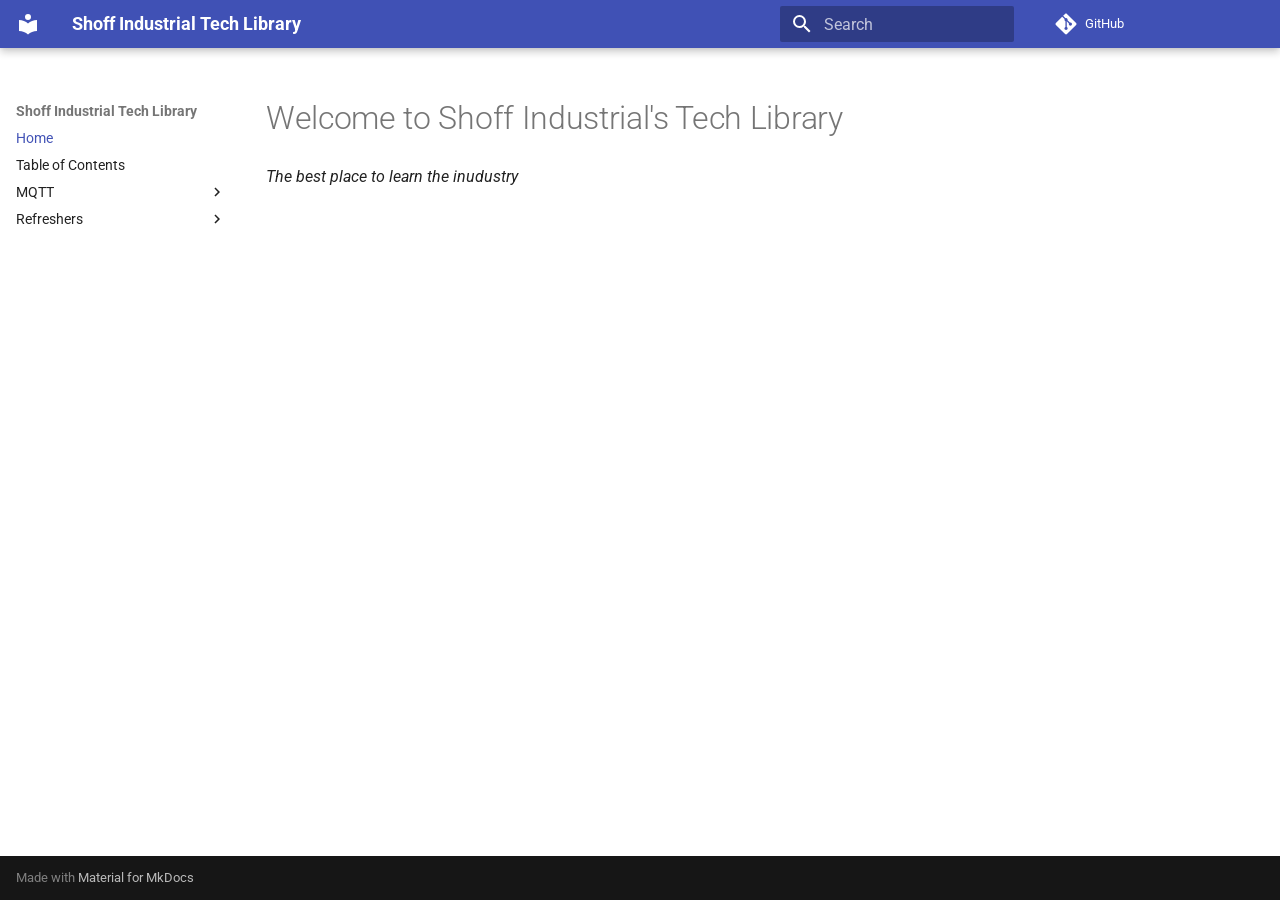
<file: index.html>
<!doctype html>
<html lang="en" class="no-js">
  <head>
    
      <meta charset="utf-8">
      <meta name="viewport" content="width=device-width,initial-scale=1">
      
        <meta name="description" content="A portfolio to showcase Technical Writing">
      
      
      
        <link rel="canonical" href="https://docs.shoffindustrial.com/">
      
      
      
        <link rel="next" href="TOC/">
      
      
        
      
      
      <link rel="icon" href="assets/images/favicon.png">
      <meta name="generator" content="mkdocs-1.6.1, mkdocs-material-9.7.6">
    
    
      
        <title>Shoff Industrial Tech Library</title>
      
    
    
      <link rel="stylesheet" href="assets/stylesheets/main.484c7ddc.min.css">
      
      


    
    
      
    
    
      
        
        
        <link rel="preconnect" href="https://fonts.gstatic.com" crossorigin>
        <link rel="stylesheet" href="https://fonts.googleapis.com/css?family=Roboto:300,300i,400,400i,700,700i%7CRoboto+Mono:400,400i,700,700i&display=fallback">
        <style>:root{--md-text-font:"Roboto";--md-code-font:"Roboto Mono"}</style>
      
    
    
      <link rel="stylesheet" href="stylesheets/extra.css">
    
    <script>__md_scope=new URL(".",location),__md_hash=e=>[...e].reduce(((e,_)=>(e<<5)-e+_.charCodeAt(0)),0),__md_get=(e,_=localStorage,t=__md_scope)=>JSON.parse(_.getItem(t.pathname+"."+e)),__md_set=(e,_,t=localStorage,a=__md_scope)=>{try{t.setItem(a.pathname+"."+e,JSON.stringify(_))}catch(e){}}</script>
    
      

    
    
  </head>
  
  
    <body dir="ltr">
  
    
    <input class="md-toggle" data-md-toggle="drawer" type="checkbox" id="__drawer" autocomplete="off">
    <input class="md-toggle" data-md-toggle="search" type="checkbox" id="__search" autocomplete="off">
    <label class="md-overlay" for="__drawer"></label>
    <div data-md-component="skip">
      
        
        <a href="#welcome-to-shoff-industrials-tech-library" class="md-skip">
          Skip to content
        </a>
      
    </div>
    <div data-md-component="announce">
      
    </div>
    
    
      

  

<header class="md-header md-header--shadow" data-md-component="header">
  <nav class="md-header__inner md-grid" aria-label="Header">
    <a href="." title="Shoff Industrial Tech Library" class="md-header__button md-logo" aria-label="Shoff Industrial Tech Library" data-md-component="logo">
      
  
  <svg xmlns="http://www.w3.org/2000/svg" viewBox="0 0 24 24"><path d="M12 8a3 3 0 0 0 3-3 3 3 0 0 0-3-3 3 3 0 0 0-3 3 3 3 0 0 0 3 3m0 3.54C9.64 9.35 6.5 8 3 8v11c3.5 0 6.64 1.35 9 3.54 2.36-2.19 5.5-3.54 9-3.54V8c-3.5 0-6.64 1.35-9 3.54"/></svg>

    </a>
    <label class="md-header__button md-icon" for="__drawer">
      
      <svg xmlns="http://www.w3.org/2000/svg" viewBox="0 0 24 24"><path d="M3 6h18v2H3zm0 5h18v2H3zm0 5h18v2H3z"/></svg>
    </label>
    <div class="md-header__title" data-md-component="header-title">
      <div class="md-header__ellipsis">
        <div class="md-header__topic">
          <span class="md-ellipsis">
            Shoff Industrial Tech Library
          </span>
        </div>
        <div class="md-header__topic" data-md-component="header-topic">
          <span class="md-ellipsis">
            
              Home
            
          </span>
        </div>
      </div>
    </div>
    
    
      <script>var palette=__md_get("__palette");if(palette&&palette.color){if("(prefers-color-scheme)"===palette.color.media){var media=matchMedia("(prefers-color-scheme: light)"),input=document.querySelector(media.matches?"[data-md-color-media='(prefers-color-scheme: light)']":"[data-md-color-media='(prefers-color-scheme: dark)']");palette.color.media=input.getAttribute("data-md-color-media"),palette.color.scheme=input.getAttribute("data-md-color-scheme"),palette.color.primary=input.getAttribute("data-md-color-primary"),palette.color.accent=input.getAttribute("data-md-color-accent")}for(var[key,value]of Object.entries(palette.color))document.body.setAttribute("data-md-color-"+key,value)}</script>
    
    
    
      
      
        <label class="md-header__button md-icon" for="__search">
          
          <svg xmlns="http://www.w3.org/2000/svg" viewBox="0 0 24 24"><path d="M9.5 3A6.5 6.5 0 0 1 16 9.5c0 1.61-.59 3.09-1.56 4.23l.27.27h.79l5 5-1.5 1.5-5-5v-.79l-.27-.27A6.52 6.52 0 0 1 9.5 16 6.5 6.5 0 0 1 3 9.5 6.5 6.5 0 0 1 9.5 3m0 2C7 5 5 7 5 9.5S7 14 9.5 14 14 12 14 9.5 12 5 9.5 5"/></svg>
        </label>
        <div class="md-search" data-md-component="search" role="dialog">
  <label class="md-search__overlay" for="__search"></label>
  <div class="md-search__inner" role="search">
    <form class="md-search__form" name="search">
      <input type="text" class="md-search__input" name="query" aria-label="Search" placeholder="Search" autocapitalize="off" autocorrect="off" autocomplete="off" spellcheck="false" data-md-component="search-query" required>
      <label class="md-search__icon md-icon" for="__search">
        
        <svg xmlns="http://www.w3.org/2000/svg" viewBox="0 0 24 24"><path d="M9.5 3A6.5 6.5 0 0 1 16 9.5c0 1.61-.59 3.09-1.56 4.23l.27.27h.79l5 5-1.5 1.5-5-5v-.79l-.27-.27A6.52 6.52 0 0 1 9.5 16 6.5 6.5 0 0 1 3 9.5 6.5 6.5 0 0 1 9.5 3m0 2C7 5 5 7 5 9.5S7 14 9.5 14 14 12 14 9.5 12 5 9.5 5"/></svg>
        
        <svg xmlns="http://www.w3.org/2000/svg" viewBox="0 0 24 24"><path d="M20 11v2H8l5.5 5.5-1.42 1.42L4.16 12l7.92-7.92L13.5 5.5 8 11z"/></svg>
      </label>
      <nav class="md-search__options" aria-label="Search">
        
        <button type="reset" class="md-search__icon md-icon" title="Clear" aria-label="Clear" tabindex="-1">
          
          <svg xmlns="http://www.w3.org/2000/svg" viewBox="0 0 24 24"><path d="M19 6.41 17.59 5 12 10.59 6.41 5 5 6.41 10.59 12 5 17.59 6.41 19 12 13.41 17.59 19 19 17.59 13.41 12z"/></svg>
        </button>
      </nav>
      
    </form>
    <div class="md-search__output">
      <div class="md-search__scrollwrap" tabindex="0" data-md-scrollfix>
        <div class="md-search-result" data-md-component="search-result">
          <div class="md-search-result__meta">
            Initializing search
          </div>
          <ol class="md-search-result__list" role="presentation"></ol>
        </div>
      </div>
    </div>
  </div>
</div>
      
    
    
      <div class="md-header__source">
        <a href="https://github.com/ShoffIndustrial/TechLibrary" title="Go to repository" class="md-source" data-md-component="source">
  <div class="md-source__icon md-icon">
    
    <svg xmlns="http://www.w3.org/2000/svg" viewBox="0 0 448 512"><!--! Font Awesome Free 7.1.0 by @fontawesome - https://fontawesome.com License - https://fontawesome.com/license/free (Icons: CC BY 4.0, Fonts: SIL OFL 1.1, Code: MIT License) Copyright 2025 Fonticons, Inc.--><path d="M439.6 236.1 244 40.5c-5.4-5.5-12.8-8.5-20.4-8.5s-15 3-20.4 8.4L162.5 81l51.5 51.5c27.1-9.1 52.7 16.8 43.4 43.7l49.7 49.7c34.2-11.8 61.2 31 35.5 56.7-26.5 26.5-70.2-2.9-56-37.3L240.3 199v121.9c25.3 12.5 22.3 41.8 9.1 55-6.4 6.4-15.2 10.1-24.3 10.1s-17.8-3.6-24.3-10.1c-17.6-17.6-11.1-46.9 11.2-56v-123c-20.8-8.5-24.6-30.7-18.6-45L142.6 101 8.5 235.1C3 240.6 0 247.9 0 255.5s3 15 8.5 20.4l195.6 195.7c5.4 5.4 12.7 8.4 20.4 8.4s15-3 20.4-8.4l194.7-194.7c5.4-5.4 8.4-12.8 8.4-20.4s-3-15-8.4-20.4"/></svg>
  </div>
  <div class="md-source__repository">
    GitHub
  </div>
</a>
      </div>
    
  </nav>
  
</header>
    
    <div class="md-container" data-md-component="container">
      
      
        
          
        
      
      <main class="md-main" data-md-component="main">
        <div class="md-main__inner md-grid">
          
            
              
              <div class="md-sidebar md-sidebar--primary" data-md-component="sidebar" data-md-type="navigation" >
                <div class="md-sidebar__scrollwrap">
                  <div class="md-sidebar__inner">
                    



<nav class="md-nav md-nav--primary" aria-label="Navigation" data-md-level="0">
  <label class="md-nav__title" for="__drawer">
    <a href="." title="Shoff Industrial Tech Library" class="md-nav__button md-logo" aria-label="Shoff Industrial Tech Library" data-md-component="logo">
      
  
  <svg xmlns="http://www.w3.org/2000/svg" viewBox="0 0 24 24"><path d="M12 8a3 3 0 0 0 3-3 3 3 0 0 0-3-3 3 3 0 0 0-3 3 3 3 0 0 0 3 3m0 3.54C9.64 9.35 6.5 8 3 8v11c3.5 0 6.64 1.35 9 3.54 2.36-2.19 5.5-3.54 9-3.54V8c-3.5 0-6.64 1.35-9 3.54"/></svg>

    </a>
    Shoff Industrial Tech Library
  </label>
  
    <div class="md-nav__source">
      <a href="https://github.com/ShoffIndustrial/TechLibrary" title="Go to repository" class="md-source" data-md-component="source">
  <div class="md-source__icon md-icon">
    
    <svg xmlns="http://www.w3.org/2000/svg" viewBox="0 0 448 512"><!--! Font Awesome Free 7.1.0 by @fontawesome - https://fontawesome.com License - https://fontawesome.com/license/free (Icons: CC BY 4.0, Fonts: SIL OFL 1.1, Code: MIT License) Copyright 2025 Fonticons, Inc.--><path d="M439.6 236.1 244 40.5c-5.4-5.5-12.8-8.5-20.4-8.5s-15 3-20.4 8.4L162.5 81l51.5 51.5c27.1-9.1 52.7 16.8 43.4 43.7l49.7 49.7c34.2-11.8 61.2 31 35.5 56.7-26.5 26.5-70.2-2.9-56-37.3L240.3 199v121.9c25.3 12.5 22.3 41.8 9.1 55-6.4 6.4-15.2 10.1-24.3 10.1s-17.8-3.6-24.3-10.1c-17.6-17.6-11.1-46.9 11.2-56v-123c-20.8-8.5-24.6-30.7-18.6-45L142.6 101 8.5 235.1C3 240.6 0 247.9 0 255.5s3 15 8.5 20.4l195.6 195.7c5.4 5.4 12.7 8.4 20.4 8.4s15-3 20.4-8.4l194.7-194.7c5.4-5.4 8.4-12.8 8.4-20.4s-3-15-8.4-20.4"/></svg>
  </div>
  <div class="md-source__repository">
    GitHub
  </div>
</a>
    </div>
  
  <ul class="md-nav__list" data-md-scrollfix>
    
      
      
  
  
    
  
  
  
    <li class="md-nav__item md-nav__item--active">
      
      <input class="md-nav__toggle md-toggle" type="checkbox" id="__toc">
      
      
        
      
      
      <a href="." class="md-nav__link md-nav__link--active">
        
  
  
  <span class="md-ellipsis">
    
  
    Home
  

    
  </span>
  
  

      </a>
      
    </li>
  

    
      
      
  
  
  
  
    <li class="md-nav__item">
      <a href="TOC/" class="md-nav__link">
        
  
  
  <span class="md-ellipsis">
    
  
    Table of Contents
  

    
  </span>
  
  

      </a>
    </li>
  

    
      
      
  
  
  
  
    
    
    
    
    
    <li class="md-nav__item md-nav__item--nested">
      
        
        
        <input class="md-nav__toggle md-toggle " type="checkbox" id="__nav_3" >
        
          
          <label class="md-nav__link" for="__nav_3" id="__nav_3_label" tabindex="0">
            
  
  
  <span class="md-ellipsis">
    
  
    MQTT
  

    
  </span>
  
  

            <span class="md-nav__icon md-icon"></span>
          </label>
        
        <nav class="md-nav" data-md-level="1" aria-labelledby="__nav_3_label" aria-expanded="false">
          <label class="md-nav__title" for="__nav_3">
            <span class="md-nav__icon md-icon"></span>
            
  
    MQTT
  

          </label>
          <ul class="md-nav__list" data-md-scrollfix>
            
              
                
  
  
  
  
    <li class="md-nav__item">
      <a href="MQTT/specNotesMQTT/" class="md-nav__link">
        
  
  
  <span class="md-ellipsis">
    
  
    MQTT Specification Notes
  

    
  </span>
  
  

      </a>
    </li>
  

              
            
          </ul>
        </nav>
      
    </li>
  

    
      
      
  
  
  
  
    
    
    
    
    
    <li class="md-nav__item md-nav__item--nested">
      
        
        
        <input class="md-nav__toggle md-toggle " type="checkbox" id="__nav_4" >
        
          
          <label class="md-nav__link" for="__nav_4" id="__nav_4_label" tabindex="0">
            
  
  
  <span class="md-ellipsis">
    
  
    Refreshers
  

    
  </span>
  
  

            <span class="md-nav__icon md-icon"></span>
          </label>
        
        <nav class="md-nav" data-md-level="1" aria-labelledby="__nav_4_label" aria-expanded="false">
          <label class="md-nav__title" for="__nav_4">
            <span class="md-nav__icon md-icon"></span>
            
  
    Refreshers
  

          </label>
          <ul class="md-nav__list" data-md-scrollfix>
            
              
                
  
  
  
  
    <li class="md-nav__item">
      <a href="Refreshers/binaryCounting/" class="md-nav__link">
        
  
  
  <span class="md-ellipsis">
    
  
    Binary Counting
  

    
  </span>
  
  

      </a>
    </li>
  

              
            
              
                
  
  
  
  
    <li class="md-nav__item">
      <a href="Refreshers/hexCounting/" class="md-nav__link">
        
  
  
  <span class="md-ellipsis">
    
  
    Hex Counting / Binary Conversion
  

    
  </span>
  
  

      </a>
    </li>
  

              
            
          </ul>
        </nav>
      
    </li>
  

    
  </ul>
</nav>
                  </div>
                </div>
              </div>
            
            
              
              <div class="md-sidebar md-sidebar--secondary" data-md-component="sidebar" data-md-type="toc" >
                <div class="md-sidebar__scrollwrap">
                  <div class="md-sidebar__inner">
                    

<nav class="md-nav md-nav--secondary" aria-label="Table of contents">
  
  
  
    
  
  
</nav>
                  </div>
                </div>
              </div>
            
          
          
            <div class="md-content" data-md-component="content">
              
              <article class="md-content__inner md-typeset">
                
                  


  
  


<h1 id="welcome-to-shoff-industrials-tech-library">Welcome to Shoff Industrial's Tech Library</h1>
<p><em>The best place to learn the inudustry</em></p>












                
              </article>
            </div>
          
          
<script>var target=document.getElementById(location.hash.slice(1));target&&target.name&&(target.checked=target.name.startsWith("__tabbed_"))</script>
        </div>
        
      </main>
      
        <footer class="md-footer">
  
  <div class="md-footer-meta md-typeset">
    <div class="md-footer-meta__inner md-grid">
      <div class="md-copyright">
  
  
    Made with
    <a href="https://squidfunk.github.io/mkdocs-material/" target="_blank" rel="noopener">
      Material for MkDocs
    </a>
  
</div>
      
    </div>
  </div>
</footer>
      
    </div>
    <div class="md-dialog" data-md-component="dialog">
      <div class="md-dialog__inner md-typeset"></div>
    </div>
    
    
    
      
      
      <script id="__config" type="application/json">{"annotate": null, "base": ".", "features": [], "search": "assets/javascripts/workers/search.2c215733.min.js", "tags": null, "translations": {"clipboard.copied": "Copied to clipboard", "clipboard.copy": "Copy to clipboard", "search.result.more.one": "1 more on this page", "search.result.more.other": "# more on this page", "search.result.none": "No matching documents", "search.result.one": "1 matching document", "search.result.other": "# matching documents", "search.result.placeholder": "Type to start searching", "search.result.term.missing": "Missing", "select.version": "Select version"}, "version": null}</script>
    
    
      <script src="assets/javascripts/bundle.79ae519e.min.js"></script>
      
    
  </body>
</html>
</file>
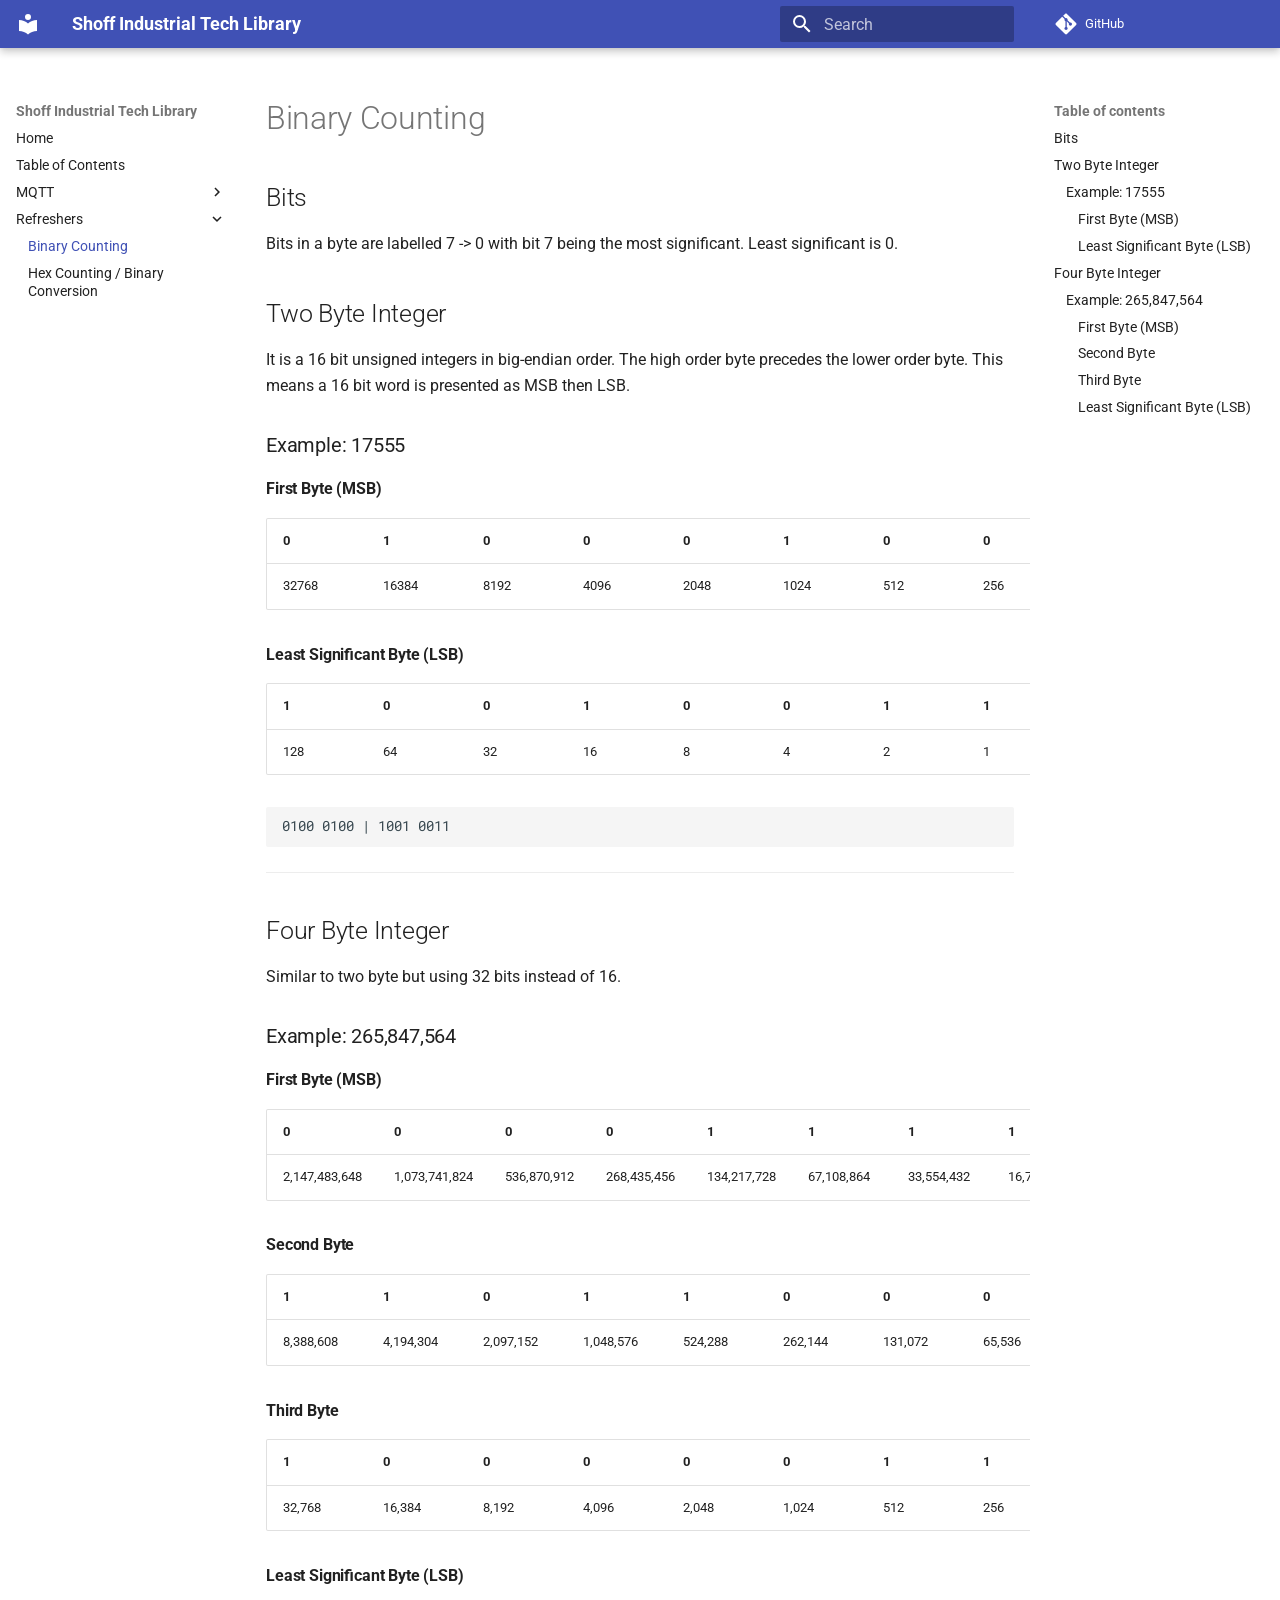
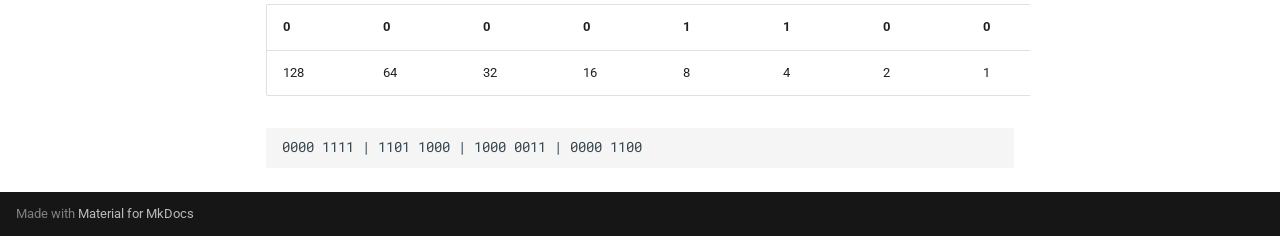
<file: binaryCounting/index.html>
<!doctype html>
<html lang="en" class="no-js">
  <head>
    
      <meta charset="utf-8">
      <meta name="viewport" content="width=device-width,initial-scale=1">
      
        <meta name="description" content="A portfolio to showcase Technical Writing">
      
      
      
        <link rel="canonical" href="https://docs.shoffindustrial.com/binaryCounting/">
      
      
        <link rel="prev" href="../specNotesMQTT/">
      
      
        <link rel="next" href="../hexCounting/">
      
      
        
      
      
      <link rel="icon" href="../assets/images/favicon.png">
      <meta name="generator" content="mkdocs-1.6.1, mkdocs-material-9.7.6">
    
    
      
        <title>Binary Counting - Shoff Industrial Tech Library</title>
      
    
    
      <link rel="stylesheet" href="../assets/stylesheets/main.484c7ddc.min.css">
      
      


    
    
      
    
    
      
        
        
        <link rel="preconnect" href="https://fonts.gstatic.com" crossorigin>
        <link rel="stylesheet" href="https://fonts.googleapis.com/css?family=Roboto:300,300i,400,400i,700,700i%7CRoboto+Mono:400,400i,700,700i&display=fallback">
        <style>:root{--md-text-font:"Roboto";--md-code-font:"Roboto Mono"}</style>
      
    
    
      <link rel="stylesheet" href="../stylesheets/extra.css">
    
    <script>__md_scope=new URL("..",location),__md_hash=e=>[...e].reduce(((e,_)=>(e<<5)-e+_.charCodeAt(0)),0),__md_get=(e,_=localStorage,t=__md_scope)=>JSON.parse(_.getItem(t.pathname+"."+e)),__md_set=(e,_,t=localStorage,a=__md_scope)=>{try{t.setItem(a.pathname+"."+e,JSON.stringify(_))}catch(e){}}</script>
    
      

    
    
  </head>
  
  
    <body dir="ltr">
  
    
    <input class="md-toggle" data-md-toggle="drawer" type="checkbox" id="__drawer" autocomplete="off">
    <input class="md-toggle" data-md-toggle="search" type="checkbox" id="__search" autocomplete="off">
    <label class="md-overlay" for="__drawer"></label>
    <div data-md-component="skip">
      
        
        <a href="#binary-counting" class="md-skip">
          Skip to content
        </a>
      
    </div>
    <div data-md-component="announce">
      
    </div>
    
    
      

  

<header class="md-header md-header--shadow" data-md-component="header">
  <nav class="md-header__inner md-grid" aria-label="Header">
    <a href=".." title="Shoff Industrial Tech Library" class="md-header__button md-logo" aria-label="Shoff Industrial Tech Library" data-md-component="logo">
      
  
  <svg xmlns="http://www.w3.org/2000/svg" viewBox="0 0 24 24"><path d="M12 8a3 3 0 0 0 3-3 3 3 0 0 0-3-3 3 3 0 0 0-3 3 3 3 0 0 0 3 3m0 3.54C9.64 9.35 6.5 8 3 8v11c3.5 0 6.64 1.35 9 3.54 2.36-2.19 5.5-3.54 9-3.54V8c-3.5 0-6.64 1.35-9 3.54"/></svg>

    </a>
    <label class="md-header__button md-icon" for="__drawer">
      
      <svg xmlns="http://www.w3.org/2000/svg" viewBox="0 0 24 24"><path d="M3 6h18v2H3zm0 5h18v2H3zm0 5h18v2H3z"/></svg>
    </label>
    <div class="md-header__title" data-md-component="header-title">
      <div class="md-header__ellipsis">
        <div class="md-header__topic">
          <span class="md-ellipsis">
            Shoff Industrial Tech Library
          </span>
        </div>
        <div class="md-header__topic" data-md-component="header-topic">
          <span class="md-ellipsis">
            
              Binary Counting
            
          </span>
        </div>
      </div>
    </div>
    
    
      <script>var palette=__md_get("__palette");if(palette&&palette.color){if("(prefers-color-scheme)"===palette.color.media){var media=matchMedia("(prefers-color-scheme: light)"),input=document.querySelector(media.matches?"[data-md-color-media='(prefers-color-scheme: light)']":"[data-md-color-media='(prefers-color-scheme: dark)']");palette.color.media=input.getAttribute("data-md-color-media"),palette.color.scheme=input.getAttribute("data-md-color-scheme"),palette.color.primary=input.getAttribute("data-md-color-primary"),palette.color.accent=input.getAttribute("data-md-color-accent")}for(var[key,value]of Object.entries(palette.color))document.body.setAttribute("data-md-color-"+key,value)}</script>
    
    
    
      
      
        <label class="md-header__button md-icon" for="__search">
          
          <svg xmlns="http://www.w3.org/2000/svg" viewBox="0 0 24 24"><path d="M9.5 3A6.5 6.5 0 0 1 16 9.5c0 1.61-.59 3.09-1.56 4.23l.27.27h.79l5 5-1.5 1.5-5-5v-.79l-.27-.27A6.52 6.52 0 0 1 9.5 16 6.5 6.5 0 0 1 3 9.5 6.5 6.5 0 0 1 9.5 3m0 2C7 5 5 7 5 9.5S7 14 9.5 14 14 12 14 9.5 12 5 9.5 5"/></svg>
        </label>
        <div class="md-search" data-md-component="search" role="dialog">
  <label class="md-search__overlay" for="__search"></label>
  <div class="md-search__inner" role="search">
    <form class="md-search__form" name="search">
      <input type="text" class="md-search__input" name="query" aria-label="Search" placeholder="Search" autocapitalize="off" autocorrect="off" autocomplete="off" spellcheck="false" data-md-component="search-query" required>
      <label class="md-search__icon md-icon" for="__search">
        
        <svg xmlns="http://www.w3.org/2000/svg" viewBox="0 0 24 24"><path d="M9.5 3A6.5 6.5 0 0 1 16 9.5c0 1.61-.59 3.09-1.56 4.23l.27.27h.79l5 5-1.5 1.5-5-5v-.79l-.27-.27A6.52 6.52 0 0 1 9.5 16 6.5 6.5 0 0 1 3 9.5 6.5 6.5 0 0 1 9.5 3m0 2C7 5 5 7 5 9.5S7 14 9.5 14 14 12 14 9.5 12 5 9.5 5"/></svg>
        
        <svg xmlns="http://www.w3.org/2000/svg" viewBox="0 0 24 24"><path d="M20 11v2H8l5.5 5.5-1.42 1.42L4.16 12l7.92-7.92L13.5 5.5 8 11z"/></svg>
      </label>
      <nav class="md-search__options" aria-label="Search">
        
        <button type="reset" class="md-search__icon md-icon" title="Clear" aria-label="Clear" tabindex="-1">
          
          <svg xmlns="http://www.w3.org/2000/svg" viewBox="0 0 24 24"><path d="M19 6.41 17.59 5 12 10.59 6.41 5 5 6.41 10.59 12 5 17.59 6.41 19 12 13.41 17.59 19 19 17.59 13.41 12z"/></svg>
        </button>
      </nav>
      
    </form>
    <div class="md-search__output">
      <div class="md-search__scrollwrap" tabindex="0" data-md-scrollfix>
        <div class="md-search-result" data-md-component="search-result">
          <div class="md-search-result__meta">
            Initializing search
          </div>
          <ol class="md-search-result__list" role="presentation"></ol>
        </div>
      </div>
    </div>
  </div>
</div>
      
    
    
      <div class="md-header__source">
        <a href="https://github.com/ShoffIndustrial/TechLibrary" title="Go to repository" class="md-source" data-md-component="source">
  <div class="md-source__icon md-icon">
    
    <svg xmlns="http://www.w3.org/2000/svg" viewBox="0 0 448 512"><!--! Font Awesome Free 7.1.0 by @fontawesome - https://fontawesome.com License - https://fontawesome.com/license/free (Icons: CC BY 4.0, Fonts: SIL OFL 1.1, Code: MIT License) Copyright 2025 Fonticons, Inc.--><path d="M439.6 236.1 244 40.5c-5.4-5.5-12.8-8.5-20.4-8.5s-15 3-20.4 8.4L162.5 81l51.5 51.5c27.1-9.1 52.7 16.8 43.4 43.7l49.7 49.7c34.2-11.8 61.2 31 35.5 56.7-26.5 26.5-70.2-2.9-56-37.3L240.3 199v121.9c25.3 12.5 22.3 41.8 9.1 55-6.4 6.4-15.2 10.1-24.3 10.1s-17.8-3.6-24.3-10.1c-17.6-17.6-11.1-46.9 11.2-56v-123c-20.8-8.5-24.6-30.7-18.6-45L142.6 101 8.5 235.1C3 240.6 0 247.9 0 255.5s3 15 8.5 20.4l195.6 195.7c5.4 5.4 12.7 8.4 20.4 8.4s15-3 20.4-8.4l194.7-194.7c5.4-5.4 8.4-12.8 8.4-20.4s-3-15-8.4-20.4"/></svg>
  </div>
  <div class="md-source__repository">
    GitHub
  </div>
</a>
      </div>
    
  </nav>
  
</header>
    
    <div class="md-container" data-md-component="container">
      
      
        
          
        
      
      <main class="md-main" data-md-component="main">
        <div class="md-main__inner md-grid">
          
            
              
              <div class="md-sidebar md-sidebar--primary" data-md-component="sidebar" data-md-type="navigation" >
                <div class="md-sidebar__scrollwrap">
                  <div class="md-sidebar__inner">
                    



<nav class="md-nav md-nav--primary" aria-label="Navigation" data-md-level="0">
  <label class="md-nav__title" for="__drawer">
    <a href=".." title="Shoff Industrial Tech Library" class="md-nav__button md-logo" aria-label="Shoff Industrial Tech Library" data-md-component="logo">
      
  
  <svg xmlns="http://www.w3.org/2000/svg" viewBox="0 0 24 24"><path d="M12 8a3 3 0 0 0 3-3 3 3 0 0 0-3-3 3 3 0 0 0-3 3 3 3 0 0 0 3 3m0 3.54C9.64 9.35 6.5 8 3 8v11c3.5 0 6.64 1.35 9 3.54 2.36-2.19 5.5-3.54 9-3.54V8c-3.5 0-6.64 1.35-9 3.54"/></svg>

    </a>
    Shoff Industrial Tech Library
  </label>
  
    <div class="md-nav__source">
      <a href="https://github.com/ShoffIndustrial/TechLibrary" title="Go to repository" class="md-source" data-md-component="source">
  <div class="md-source__icon md-icon">
    
    <svg xmlns="http://www.w3.org/2000/svg" viewBox="0 0 448 512"><!--! Font Awesome Free 7.1.0 by @fontawesome - https://fontawesome.com License - https://fontawesome.com/license/free (Icons: CC BY 4.0, Fonts: SIL OFL 1.1, Code: MIT License) Copyright 2025 Fonticons, Inc.--><path d="M439.6 236.1 244 40.5c-5.4-5.5-12.8-8.5-20.4-8.5s-15 3-20.4 8.4L162.5 81l51.5 51.5c27.1-9.1 52.7 16.8 43.4 43.7l49.7 49.7c34.2-11.8 61.2 31 35.5 56.7-26.5 26.5-70.2-2.9-56-37.3L240.3 199v121.9c25.3 12.5 22.3 41.8 9.1 55-6.4 6.4-15.2 10.1-24.3 10.1s-17.8-3.6-24.3-10.1c-17.6-17.6-11.1-46.9 11.2-56v-123c-20.8-8.5-24.6-30.7-18.6-45L142.6 101 8.5 235.1C3 240.6 0 247.9 0 255.5s3 15 8.5 20.4l195.6 195.7c5.4 5.4 12.7 8.4 20.4 8.4s15-3 20.4-8.4l194.7-194.7c5.4-5.4 8.4-12.8 8.4-20.4s-3-15-8.4-20.4"/></svg>
  </div>
  <div class="md-source__repository">
    GitHub
  </div>
</a>
    </div>
  
  <ul class="md-nav__list" data-md-scrollfix>
    
      
      
  
  
  
  
    <li class="md-nav__item">
      <a href=".." class="md-nav__link">
        
  
  
  <span class="md-ellipsis">
    
  
    Home
  

    
  </span>
  
  

      </a>
    </li>
  

    
      
      
  
  
  
  
    <li class="md-nav__item">
      <a href="../TOC/" class="md-nav__link">
        
  
  
  <span class="md-ellipsis">
    
  
    Table of Contents
  

    
  </span>
  
  

      </a>
    </li>
  

    
      
      
  
  
  
  
    
    
    
    
    
    <li class="md-nav__item md-nav__item--nested">
      
        
        
        <input class="md-nav__toggle md-toggle " type="checkbox" id="__nav_3" >
        
          
          <label class="md-nav__link" for="__nav_3" id="__nav_3_label" tabindex="0">
            
  
  
  <span class="md-ellipsis">
    
  
    MQTT
  

    
  </span>
  
  

            <span class="md-nav__icon md-icon"></span>
          </label>
        
        <nav class="md-nav" data-md-level="1" aria-labelledby="__nav_3_label" aria-expanded="false">
          <label class="md-nav__title" for="__nav_3">
            <span class="md-nav__icon md-icon"></span>
            
  
    MQTT
  

          </label>
          <ul class="md-nav__list" data-md-scrollfix>
            
              
                
  
  
  
  
    <li class="md-nav__item">
      <a href="../specNotesMQTT/" class="md-nav__link">
        
  
  
  <span class="md-ellipsis">
    
  
    MQTT Specification Notes
  

    
  </span>
  
  

      </a>
    </li>
  

              
            
          </ul>
        </nav>
      
    </li>
  

    
      
      
  
  
    
  
  
  
    
    
    
    
    
    <li class="md-nav__item md-nav__item--active md-nav__item--nested">
      
        
        
        <input class="md-nav__toggle md-toggle " type="checkbox" id="__nav_4" checked>
        
          
          <label class="md-nav__link" for="__nav_4" id="__nav_4_label" tabindex="0">
            
  
  
  <span class="md-ellipsis">
    
  
    Refreshers
  

    
  </span>
  
  

            <span class="md-nav__icon md-icon"></span>
          </label>
        
        <nav class="md-nav" data-md-level="1" aria-labelledby="__nav_4_label" aria-expanded="true">
          <label class="md-nav__title" for="__nav_4">
            <span class="md-nav__icon md-icon"></span>
            
  
    Refreshers
  

          </label>
          <ul class="md-nav__list" data-md-scrollfix>
            
              
                
  
  
    
  
  
  
    <li class="md-nav__item md-nav__item--active">
      
      <input class="md-nav__toggle md-toggle" type="checkbox" id="__toc">
      
      
        
      
      
        <label class="md-nav__link md-nav__link--active" for="__toc">
          
  
  
  <span class="md-ellipsis">
    
  
    Binary Counting
  

    
  </span>
  
  

          <span class="md-nav__icon md-icon"></span>
        </label>
      
      <a href="./" class="md-nav__link md-nav__link--active">
        
  
  
  <span class="md-ellipsis">
    
  
    Binary Counting
  

    
  </span>
  
  

      </a>
      
        

<nav class="md-nav md-nav--secondary" aria-label="Table of contents">
  
  
  
    
  
  
    <label class="md-nav__title" for="__toc">
      <span class="md-nav__icon md-icon"></span>
      Table of contents
    </label>
    <ul class="md-nav__list" data-md-component="toc" data-md-scrollfix>
      
        <li class="md-nav__item">
  <a href="#bits" class="md-nav__link">
    <span class="md-ellipsis">
      
        Bits
      
    </span>
  </a>
  
</li>
      
        <li class="md-nav__item">
  <a href="#two-byte-integer" class="md-nav__link">
    <span class="md-ellipsis">
      
        Two Byte Integer
      
    </span>
  </a>
  
    <nav class="md-nav" aria-label="Two Byte Integer">
      <ul class="md-nav__list">
        
          <li class="md-nav__item">
  <a href="#example-17555" class="md-nav__link">
    <span class="md-ellipsis">
      
        Example: 17555
      
    </span>
  </a>
  
    <nav class="md-nav" aria-label="Example: 17555">
      <ul class="md-nav__list">
        
          <li class="md-nav__item">
  <a href="#first-byte-msb" class="md-nav__link">
    <span class="md-ellipsis">
      
        First Byte (MSB)
      
    </span>
  </a>
  
</li>
        
          <li class="md-nav__item">
  <a href="#least-significant-byte-lsb" class="md-nav__link">
    <span class="md-ellipsis">
      
        Least Significant Byte (LSB)
      
    </span>
  </a>
  
</li>
        
      </ul>
    </nav>
  
</li>
        
      </ul>
    </nav>
  
</li>
      
        <li class="md-nav__item">
  <a href="#four-byte-integer" class="md-nav__link">
    <span class="md-ellipsis">
      
        Four Byte Integer
      
    </span>
  </a>
  
    <nav class="md-nav" aria-label="Four Byte Integer">
      <ul class="md-nav__list">
        
          <li class="md-nav__item">
  <a href="#example-265847564" class="md-nav__link">
    <span class="md-ellipsis">
      
        Example: 265,847,564
      
    </span>
  </a>
  
    <nav class="md-nav" aria-label="Example: 265,847,564">
      <ul class="md-nav__list">
        
          <li class="md-nav__item">
  <a href="#first-byte-msb_1" class="md-nav__link">
    <span class="md-ellipsis">
      
        First Byte (MSB)
      
    </span>
  </a>
  
</li>
        
          <li class="md-nav__item">
  <a href="#second-byte" class="md-nav__link">
    <span class="md-ellipsis">
      
        Second Byte
      
    </span>
  </a>
  
</li>
        
          <li class="md-nav__item">
  <a href="#third-byte" class="md-nav__link">
    <span class="md-ellipsis">
      
        Third Byte
      
    </span>
  </a>
  
</li>
        
          <li class="md-nav__item">
  <a href="#least-significant-byte-lsb_1" class="md-nav__link">
    <span class="md-ellipsis">
      
        Least Significant Byte (LSB)
      
    </span>
  </a>
  
</li>
        
      </ul>
    </nav>
  
</li>
        
      </ul>
    </nav>
  
</li>
      
    </ul>
  
</nav>
      
    </li>
  

              
            
              
                
  
  
  
  
    <li class="md-nav__item">
      <a href="../hexCounting/" class="md-nav__link">
        
  
  
  <span class="md-ellipsis">
    
  
    Hex Counting / Binary Conversion
  

    
  </span>
  
  

      </a>
    </li>
  

              
            
          </ul>
        </nav>
      
    </li>
  

    
  </ul>
</nav>
                  </div>
                </div>
              </div>
            
            
              
              <div class="md-sidebar md-sidebar--secondary" data-md-component="sidebar" data-md-type="toc" >
                <div class="md-sidebar__scrollwrap">
                  <div class="md-sidebar__inner">
                    

<nav class="md-nav md-nav--secondary" aria-label="Table of contents">
  
  
  
    
  
  
    <label class="md-nav__title" for="__toc">
      <span class="md-nav__icon md-icon"></span>
      Table of contents
    </label>
    <ul class="md-nav__list" data-md-component="toc" data-md-scrollfix>
      
        <li class="md-nav__item">
  <a href="#bits" class="md-nav__link">
    <span class="md-ellipsis">
      
        Bits
      
    </span>
  </a>
  
</li>
      
        <li class="md-nav__item">
  <a href="#two-byte-integer" class="md-nav__link">
    <span class="md-ellipsis">
      
        Two Byte Integer
      
    </span>
  </a>
  
    <nav class="md-nav" aria-label="Two Byte Integer">
      <ul class="md-nav__list">
        
          <li class="md-nav__item">
  <a href="#example-17555" class="md-nav__link">
    <span class="md-ellipsis">
      
        Example: 17555
      
    </span>
  </a>
  
    <nav class="md-nav" aria-label="Example: 17555">
      <ul class="md-nav__list">
        
          <li class="md-nav__item">
  <a href="#first-byte-msb" class="md-nav__link">
    <span class="md-ellipsis">
      
        First Byte (MSB)
      
    </span>
  </a>
  
</li>
        
          <li class="md-nav__item">
  <a href="#least-significant-byte-lsb" class="md-nav__link">
    <span class="md-ellipsis">
      
        Least Significant Byte (LSB)
      
    </span>
  </a>
  
</li>
        
      </ul>
    </nav>
  
</li>
        
      </ul>
    </nav>
  
</li>
      
        <li class="md-nav__item">
  <a href="#four-byte-integer" class="md-nav__link">
    <span class="md-ellipsis">
      
        Four Byte Integer
      
    </span>
  </a>
  
    <nav class="md-nav" aria-label="Four Byte Integer">
      <ul class="md-nav__list">
        
          <li class="md-nav__item">
  <a href="#example-265847564" class="md-nav__link">
    <span class="md-ellipsis">
      
        Example: 265,847,564
      
    </span>
  </a>
  
    <nav class="md-nav" aria-label="Example: 265,847,564">
      <ul class="md-nav__list">
        
          <li class="md-nav__item">
  <a href="#first-byte-msb_1" class="md-nav__link">
    <span class="md-ellipsis">
      
        First Byte (MSB)
      
    </span>
  </a>
  
</li>
        
          <li class="md-nav__item">
  <a href="#second-byte" class="md-nav__link">
    <span class="md-ellipsis">
      
        Second Byte
      
    </span>
  </a>
  
</li>
        
          <li class="md-nav__item">
  <a href="#third-byte" class="md-nav__link">
    <span class="md-ellipsis">
      
        Third Byte
      
    </span>
  </a>
  
</li>
        
          <li class="md-nav__item">
  <a href="#least-significant-byte-lsb_1" class="md-nav__link">
    <span class="md-ellipsis">
      
        Least Significant Byte (LSB)
      
    </span>
  </a>
  
</li>
        
      </ul>
    </nav>
  
</li>
        
      </ul>
    </nav>
  
</li>
      
    </ul>
  
</nav>
                  </div>
                </div>
              </div>
            
          
          
            <div class="md-content" data-md-component="content">
              
              <article class="md-content__inner md-typeset">
                
                  


  
  


<h1 id="binary-counting">Binary Counting</h1>
<h2 id="bits">Bits</h2>
<p>Bits in a byte are labelled 7 -&gt; 0 with bit 7 being the most significant. Least significant is 0.</p>
<h2 id="two-byte-integer">Two Byte Integer</h2>
<p>It is a 16 bit unsigned integers in big-endian order. The high order byte precedes the lower order byte. This means a 16 bit word is presented as MSB then LSB.</p>
<h3 id="example-17555">Example: 17555</h3>
<h4 id="first-byte-msb">First Byte (MSB)</h4>
<table>
<thead>
<tr>
<th>0</th>
<th>1</th>
<th>0</th>
<th>0</th>
<th>0</th>
<th>1</th>
<th>0</th>
<th>0</th>
</tr>
</thead>
<tbody>
<tr>
<td>32768</td>
<td>16384</td>
<td>8192</td>
<td>4096</td>
<td>2048</td>
<td>1024</td>
<td>512</td>
<td>256</td>
</tr>
</tbody>
</table>
<h4 id="least-significant-byte-lsb">Least Significant Byte (LSB)</h4>
<table>
<thead>
<tr>
<th>1</th>
<th>0</th>
<th>0</th>
<th>1</th>
<th>0</th>
<th>0</th>
<th>1</th>
<th>1</th>
</tr>
</thead>
<tbody>
<tr>
<td>128</td>
<td>64</td>
<td>32</td>
<td>16</td>
<td>8</td>
<td>4</td>
<td>2</td>
<td>1</td>
</tr>
</tbody>
</table>
<pre><code>0100 0100 | 1001 0011
</code></pre>
<hr />
<h2 id="four-byte-integer">Four Byte Integer</h2>
<p>Similar to two byte but using 32 bits instead of 16.</p>
<h3 id="example-265847564">Example: 265,847,564</h3>
<h4 id="first-byte-msb_1">First Byte (MSB)</h4>
<table>
<thead>
<tr>
<th>0</th>
<th>0</th>
<th>0</th>
<th>0</th>
<th>1</th>
<th>1</th>
<th>1</th>
<th>1</th>
</tr>
</thead>
<tbody>
<tr>
<td>2,147,483,648</td>
<td>1,073,741,824</td>
<td>536,870,912</td>
<td>268,435,456</td>
<td>134,217,728</td>
<td>67,108,864</td>
<td>33,554,432</td>
<td>16,777,216</td>
</tr>
</tbody>
</table>
<h4 id="second-byte">Second Byte</h4>
<table>
<thead>
<tr>
<th>1</th>
<th>1</th>
<th>0</th>
<th>1</th>
<th>1</th>
<th>0</th>
<th>0</th>
<th>0</th>
</tr>
</thead>
<tbody>
<tr>
<td>8,388,608</td>
<td>4,194,304</td>
<td>2,097,152</td>
<td>1,048,576</td>
<td>524,288</td>
<td>262,144</td>
<td>131,072</td>
<td>65,536</td>
</tr>
</tbody>
</table>
<h4 id="third-byte">Third Byte</h4>
<table>
<thead>
<tr>
<th>1</th>
<th>0</th>
<th>0</th>
<th>0</th>
<th>0</th>
<th>0</th>
<th>1</th>
<th>1</th>
</tr>
</thead>
<tbody>
<tr>
<td>32,768</td>
<td>16,384</td>
<td>8,192</td>
<td>4,096</td>
<td>2,048</td>
<td>1,024</td>
<td>512</td>
<td>256</td>
</tr>
</tbody>
</table>
<h4 id="least-significant-byte-lsb_1">Least Significant Byte (LSB)</h4>
<table>
<thead>
<tr>
<th>0</th>
<th>0</th>
<th>0</th>
<th>0</th>
<th>1</th>
<th>1</th>
<th>0</th>
<th>0</th>
</tr>
</thead>
<tbody>
<tr>
<td>128</td>
<td>64</td>
<td>32</td>
<td>16</td>
<td>8</td>
<td>4</td>
<td>2</td>
<td>1</td>
</tr>
</tbody>
</table>
<pre><code>0000 1111 | 1101 1000 | 1000 0011 | 0000 1100
</code></pre>












                
              </article>
            </div>
          
          
<script>var target=document.getElementById(location.hash.slice(1));target&&target.name&&(target.checked=target.name.startsWith("__tabbed_"))</script>
        </div>
        
      </main>
      
        <footer class="md-footer">
  
  <div class="md-footer-meta md-typeset">
    <div class="md-footer-meta__inner md-grid">
      <div class="md-copyright">
  
  
    Made with
    <a href="https://squidfunk.github.io/mkdocs-material/" target="_blank" rel="noopener">
      Material for MkDocs
    </a>
  
</div>
      
    </div>
  </div>
</footer>
      
    </div>
    <div class="md-dialog" data-md-component="dialog">
      <div class="md-dialog__inner md-typeset"></div>
    </div>
    
    
    
      
      
      <script id="__config" type="application/json">{"annotate": null, "base": "..", "features": [], "search": "../assets/javascripts/workers/search.2c215733.min.js", "tags": null, "translations": {"clipboard.copied": "Copied to clipboard", "clipboard.copy": "Copy to clipboard", "search.result.more.one": "1 more on this page", "search.result.more.other": "# more on this page", "search.result.none": "No matching documents", "search.result.one": "1 matching document", "search.result.other": "# matching documents", "search.result.placeholder": "Type to start searching", "search.result.term.missing": "Missing", "select.version": "Select version"}, "version": null}</script>
    
    
      <script src="../assets/javascripts/bundle.79ae519e.min.js"></script>
      
    
  </body>
</html>
</file>
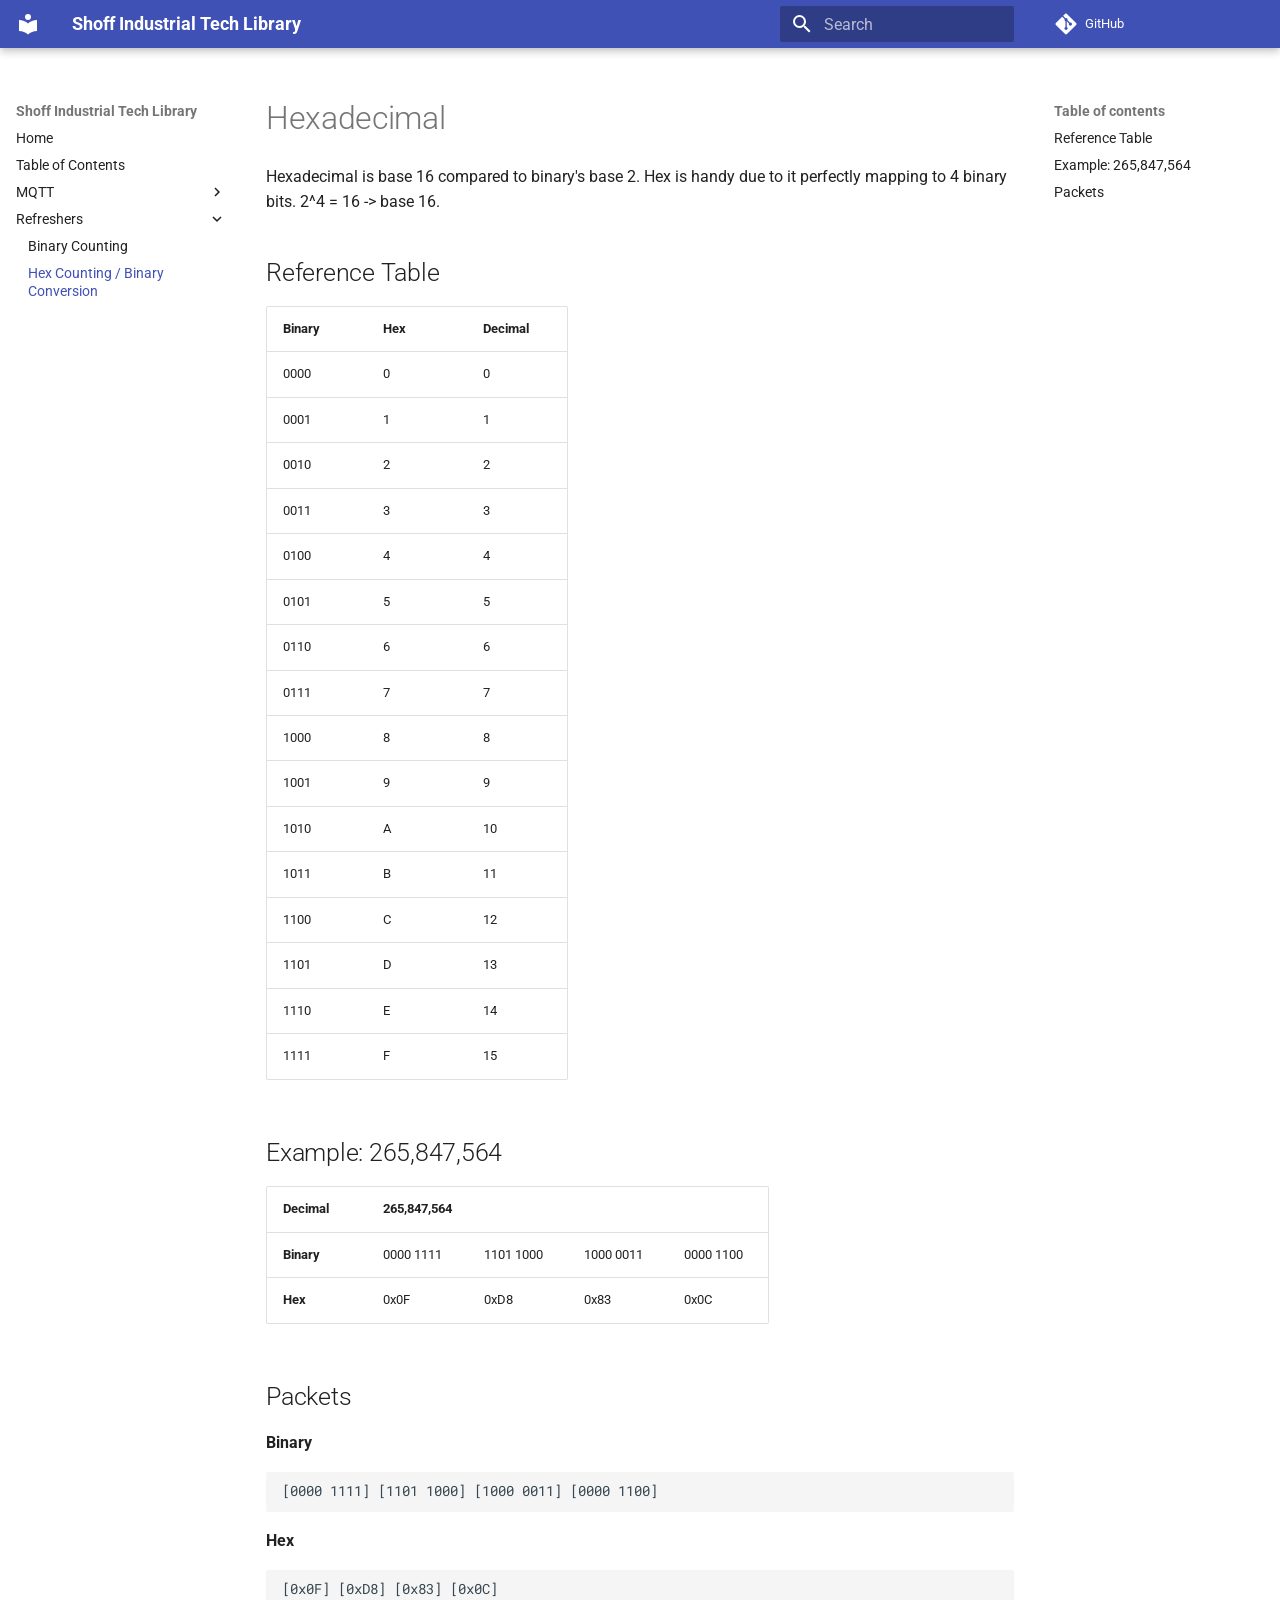
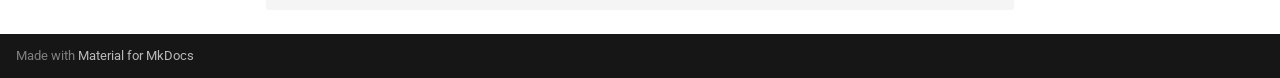
<file: hexCounting/index.html>
<!doctype html>
<html lang="en" class="no-js">
  <head>
    
      <meta charset="utf-8">
      <meta name="viewport" content="width=device-width,initial-scale=1">
      
        <meta name="description" content="A portfolio to showcase Technical Writing">
      
      
      
        <link rel="canonical" href="https://docs.shoffindustrial.com/hexCounting/">
      
      
        <link rel="prev" href="../binaryCounting/">
      
      
      
        
      
      
      <link rel="icon" href="../assets/images/favicon.png">
      <meta name="generator" content="mkdocs-1.6.1, mkdocs-material-9.7.6">
    
    
      
        <title>Hex Counting / Binary Conversion - Shoff Industrial Tech Library</title>
      
    
    
      <link rel="stylesheet" href="../assets/stylesheets/main.484c7ddc.min.css">
      
      


    
    
      
    
    
      
        
        
        <link rel="preconnect" href="https://fonts.gstatic.com" crossorigin>
        <link rel="stylesheet" href="https://fonts.googleapis.com/css?family=Roboto:300,300i,400,400i,700,700i%7CRoboto+Mono:400,400i,700,700i&display=fallback">
        <style>:root{--md-text-font:"Roboto";--md-code-font:"Roboto Mono"}</style>
      
    
    
      <link rel="stylesheet" href="../stylesheets/extra.css">
    
    <script>__md_scope=new URL("..",location),__md_hash=e=>[...e].reduce(((e,_)=>(e<<5)-e+_.charCodeAt(0)),0),__md_get=(e,_=localStorage,t=__md_scope)=>JSON.parse(_.getItem(t.pathname+"."+e)),__md_set=(e,_,t=localStorage,a=__md_scope)=>{try{t.setItem(a.pathname+"."+e,JSON.stringify(_))}catch(e){}}</script>
    
      

    
    
  </head>
  
  
    <body dir="ltr">
  
    
    <input class="md-toggle" data-md-toggle="drawer" type="checkbox" id="__drawer" autocomplete="off">
    <input class="md-toggle" data-md-toggle="search" type="checkbox" id="__search" autocomplete="off">
    <label class="md-overlay" for="__drawer"></label>
    <div data-md-component="skip">
      
        
        <a href="#hexadecimal" class="md-skip">
          Skip to content
        </a>
      
    </div>
    <div data-md-component="announce">
      
    </div>
    
    
      

  

<header class="md-header md-header--shadow" data-md-component="header">
  <nav class="md-header__inner md-grid" aria-label="Header">
    <a href=".." title="Shoff Industrial Tech Library" class="md-header__button md-logo" aria-label="Shoff Industrial Tech Library" data-md-component="logo">
      
  
  <svg xmlns="http://www.w3.org/2000/svg" viewBox="0 0 24 24"><path d="M12 8a3 3 0 0 0 3-3 3 3 0 0 0-3-3 3 3 0 0 0-3 3 3 3 0 0 0 3 3m0 3.54C9.64 9.35 6.5 8 3 8v11c3.5 0 6.64 1.35 9 3.54 2.36-2.19 5.5-3.54 9-3.54V8c-3.5 0-6.64 1.35-9 3.54"/></svg>

    </a>
    <label class="md-header__button md-icon" for="__drawer">
      
      <svg xmlns="http://www.w3.org/2000/svg" viewBox="0 0 24 24"><path d="M3 6h18v2H3zm0 5h18v2H3zm0 5h18v2H3z"/></svg>
    </label>
    <div class="md-header__title" data-md-component="header-title">
      <div class="md-header__ellipsis">
        <div class="md-header__topic">
          <span class="md-ellipsis">
            Shoff Industrial Tech Library
          </span>
        </div>
        <div class="md-header__topic" data-md-component="header-topic">
          <span class="md-ellipsis">
            
              Hex Counting / Binary Conversion
            
          </span>
        </div>
      </div>
    </div>
    
    
      <script>var palette=__md_get("__palette");if(palette&&palette.color){if("(prefers-color-scheme)"===palette.color.media){var media=matchMedia("(prefers-color-scheme: light)"),input=document.querySelector(media.matches?"[data-md-color-media='(prefers-color-scheme: light)']":"[data-md-color-media='(prefers-color-scheme: dark)']");palette.color.media=input.getAttribute("data-md-color-media"),palette.color.scheme=input.getAttribute("data-md-color-scheme"),palette.color.primary=input.getAttribute("data-md-color-primary"),palette.color.accent=input.getAttribute("data-md-color-accent")}for(var[key,value]of Object.entries(palette.color))document.body.setAttribute("data-md-color-"+key,value)}</script>
    
    
    
      
      
        <label class="md-header__button md-icon" for="__search">
          
          <svg xmlns="http://www.w3.org/2000/svg" viewBox="0 0 24 24"><path d="M9.5 3A6.5 6.5 0 0 1 16 9.5c0 1.61-.59 3.09-1.56 4.23l.27.27h.79l5 5-1.5 1.5-5-5v-.79l-.27-.27A6.52 6.52 0 0 1 9.5 16 6.5 6.5 0 0 1 3 9.5 6.5 6.5 0 0 1 9.5 3m0 2C7 5 5 7 5 9.5S7 14 9.5 14 14 12 14 9.5 12 5 9.5 5"/></svg>
        </label>
        <div class="md-search" data-md-component="search" role="dialog">
  <label class="md-search__overlay" for="__search"></label>
  <div class="md-search__inner" role="search">
    <form class="md-search__form" name="search">
      <input type="text" class="md-search__input" name="query" aria-label="Search" placeholder="Search" autocapitalize="off" autocorrect="off" autocomplete="off" spellcheck="false" data-md-component="search-query" required>
      <label class="md-search__icon md-icon" for="__search">
        
        <svg xmlns="http://www.w3.org/2000/svg" viewBox="0 0 24 24"><path d="M9.5 3A6.5 6.5 0 0 1 16 9.5c0 1.61-.59 3.09-1.56 4.23l.27.27h.79l5 5-1.5 1.5-5-5v-.79l-.27-.27A6.52 6.52 0 0 1 9.5 16 6.5 6.5 0 0 1 3 9.5 6.5 6.5 0 0 1 9.5 3m0 2C7 5 5 7 5 9.5S7 14 9.5 14 14 12 14 9.5 12 5 9.5 5"/></svg>
        
        <svg xmlns="http://www.w3.org/2000/svg" viewBox="0 0 24 24"><path d="M20 11v2H8l5.5 5.5-1.42 1.42L4.16 12l7.92-7.92L13.5 5.5 8 11z"/></svg>
      </label>
      <nav class="md-search__options" aria-label="Search">
        
        <button type="reset" class="md-search__icon md-icon" title="Clear" aria-label="Clear" tabindex="-1">
          
          <svg xmlns="http://www.w3.org/2000/svg" viewBox="0 0 24 24"><path d="M19 6.41 17.59 5 12 10.59 6.41 5 5 6.41 10.59 12 5 17.59 6.41 19 12 13.41 17.59 19 19 17.59 13.41 12z"/></svg>
        </button>
      </nav>
      
    </form>
    <div class="md-search__output">
      <div class="md-search__scrollwrap" tabindex="0" data-md-scrollfix>
        <div class="md-search-result" data-md-component="search-result">
          <div class="md-search-result__meta">
            Initializing search
          </div>
          <ol class="md-search-result__list" role="presentation"></ol>
        </div>
      </div>
    </div>
  </div>
</div>
      
    
    
      <div class="md-header__source">
        <a href="https://github.com/ShoffIndustrial/TechLibrary" title="Go to repository" class="md-source" data-md-component="source">
  <div class="md-source__icon md-icon">
    
    <svg xmlns="http://www.w3.org/2000/svg" viewBox="0 0 448 512"><!--! Font Awesome Free 7.1.0 by @fontawesome - https://fontawesome.com License - https://fontawesome.com/license/free (Icons: CC BY 4.0, Fonts: SIL OFL 1.1, Code: MIT License) Copyright 2025 Fonticons, Inc.--><path d="M439.6 236.1 244 40.5c-5.4-5.5-12.8-8.5-20.4-8.5s-15 3-20.4 8.4L162.5 81l51.5 51.5c27.1-9.1 52.7 16.8 43.4 43.7l49.7 49.7c34.2-11.8 61.2 31 35.5 56.7-26.5 26.5-70.2-2.9-56-37.3L240.3 199v121.9c25.3 12.5 22.3 41.8 9.1 55-6.4 6.4-15.2 10.1-24.3 10.1s-17.8-3.6-24.3-10.1c-17.6-17.6-11.1-46.9 11.2-56v-123c-20.8-8.5-24.6-30.7-18.6-45L142.6 101 8.5 235.1C3 240.6 0 247.9 0 255.5s3 15 8.5 20.4l195.6 195.7c5.4 5.4 12.7 8.4 20.4 8.4s15-3 20.4-8.4l194.7-194.7c5.4-5.4 8.4-12.8 8.4-20.4s-3-15-8.4-20.4"/></svg>
  </div>
  <div class="md-source__repository">
    GitHub
  </div>
</a>
      </div>
    
  </nav>
  
</header>
    
    <div class="md-container" data-md-component="container">
      
      
        
          
        
      
      <main class="md-main" data-md-component="main">
        <div class="md-main__inner md-grid">
          
            
              
              <div class="md-sidebar md-sidebar--primary" data-md-component="sidebar" data-md-type="navigation" >
                <div class="md-sidebar__scrollwrap">
                  <div class="md-sidebar__inner">
                    



<nav class="md-nav md-nav--primary" aria-label="Navigation" data-md-level="0">
  <label class="md-nav__title" for="__drawer">
    <a href=".." title="Shoff Industrial Tech Library" class="md-nav__button md-logo" aria-label="Shoff Industrial Tech Library" data-md-component="logo">
      
  
  <svg xmlns="http://www.w3.org/2000/svg" viewBox="0 0 24 24"><path d="M12 8a3 3 0 0 0 3-3 3 3 0 0 0-3-3 3 3 0 0 0-3 3 3 3 0 0 0 3 3m0 3.54C9.64 9.35 6.5 8 3 8v11c3.5 0 6.64 1.35 9 3.54 2.36-2.19 5.5-3.54 9-3.54V8c-3.5 0-6.64 1.35-9 3.54"/></svg>

    </a>
    Shoff Industrial Tech Library
  </label>
  
    <div class="md-nav__source">
      <a href="https://github.com/ShoffIndustrial/TechLibrary" title="Go to repository" class="md-source" data-md-component="source">
  <div class="md-source__icon md-icon">
    
    <svg xmlns="http://www.w3.org/2000/svg" viewBox="0 0 448 512"><!--! Font Awesome Free 7.1.0 by @fontawesome - https://fontawesome.com License - https://fontawesome.com/license/free (Icons: CC BY 4.0, Fonts: SIL OFL 1.1, Code: MIT License) Copyright 2025 Fonticons, Inc.--><path d="M439.6 236.1 244 40.5c-5.4-5.5-12.8-8.5-20.4-8.5s-15 3-20.4 8.4L162.5 81l51.5 51.5c27.1-9.1 52.7 16.8 43.4 43.7l49.7 49.7c34.2-11.8 61.2 31 35.5 56.7-26.5 26.5-70.2-2.9-56-37.3L240.3 199v121.9c25.3 12.5 22.3 41.8 9.1 55-6.4 6.4-15.2 10.1-24.3 10.1s-17.8-3.6-24.3-10.1c-17.6-17.6-11.1-46.9 11.2-56v-123c-20.8-8.5-24.6-30.7-18.6-45L142.6 101 8.5 235.1C3 240.6 0 247.9 0 255.5s3 15 8.5 20.4l195.6 195.7c5.4 5.4 12.7 8.4 20.4 8.4s15-3 20.4-8.4l194.7-194.7c5.4-5.4 8.4-12.8 8.4-20.4s-3-15-8.4-20.4"/></svg>
  </div>
  <div class="md-source__repository">
    GitHub
  </div>
</a>
    </div>
  
  <ul class="md-nav__list" data-md-scrollfix>
    
      
      
  
  
  
  
    <li class="md-nav__item">
      <a href=".." class="md-nav__link">
        
  
  
  <span class="md-ellipsis">
    
  
    Home
  

    
  </span>
  
  

      </a>
    </li>
  

    
      
      
  
  
  
  
    <li class="md-nav__item">
      <a href="../TOC/" class="md-nav__link">
        
  
  
  <span class="md-ellipsis">
    
  
    Table of Contents
  

    
  </span>
  
  

      </a>
    </li>
  

    
      
      
  
  
  
  
    
    
    
    
    
    <li class="md-nav__item md-nav__item--nested">
      
        
        
        <input class="md-nav__toggle md-toggle " type="checkbox" id="__nav_3" >
        
          
          <label class="md-nav__link" for="__nav_3" id="__nav_3_label" tabindex="0">
            
  
  
  <span class="md-ellipsis">
    
  
    MQTT
  

    
  </span>
  
  

            <span class="md-nav__icon md-icon"></span>
          </label>
        
        <nav class="md-nav" data-md-level="1" aria-labelledby="__nav_3_label" aria-expanded="false">
          <label class="md-nav__title" for="__nav_3">
            <span class="md-nav__icon md-icon"></span>
            
  
    MQTT
  

          </label>
          <ul class="md-nav__list" data-md-scrollfix>
            
              
                
  
  
  
  
    <li class="md-nav__item">
      <a href="../specNotesMQTT/" class="md-nav__link">
        
  
  
  <span class="md-ellipsis">
    
  
    MQTT Specification Notes
  

    
  </span>
  
  

      </a>
    </li>
  

              
            
          </ul>
        </nav>
      
    </li>
  

    
      
      
  
  
    
  
  
  
    
    
    
    
    
    <li class="md-nav__item md-nav__item--active md-nav__item--nested">
      
        
        
        <input class="md-nav__toggle md-toggle " type="checkbox" id="__nav_4" checked>
        
          
          <label class="md-nav__link" for="__nav_4" id="__nav_4_label" tabindex="0">
            
  
  
  <span class="md-ellipsis">
    
  
    Refreshers
  

    
  </span>
  
  

            <span class="md-nav__icon md-icon"></span>
          </label>
        
        <nav class="md-nav" data-md-level="1" aria-labelledby="__nav_4_label" aria-expanded="true">
          <label class="md-nav__title" for="__nav_4">
            <span class="md-nav__icon md-icon"></span>
            
  
    Refreshers
  

          </label>
          <ul class="md-nav__list" data-md-scrollfix>
            
              
                
  
  
  
  
    <li class="md-nav__item">
      <a href="../binaryCounting/" class="md-nav__link">
        
  
  
  <span class="md-ellipsis">
    
  
    Binary Counting
  

    
  </span>
  
  

      </a>
    </li>
  

              
            
              
                
  
  
    
  
  
  
    <li class="md-nav__item md-nav__item--active">
      
      <input class="md-nav__toggle md-toggle" type="checkbox" id="__toc">
      
      
        
      
      
        <label class="md-nav__link md-nav__link--active" for="__toc">
          
  
  
  <span class="md-ellipsis">
    
  
    Hex Counting / Binary Conversion
  

    
  </span>
  
  

          <span class="md-nav__icon md-icon"></span>
        </label>
      
      <a href="./" class="md-nav__link md-nav__link--active">
        
  
  
  <span class="md-ellipsis">
    
  
    Hex Counting / Binary Conversion
  

    
  </span>
  
  

      </a>
      
        

<nav class="md-nav md-nav--secondary" aria-label="Table of contents">
  
  
  
    
  
  
    <label class="md-nav__title" for="__toc">
      <span class="md-nav__icon md-icon"></span>
      Table of contents
    </label>
    <ul class="md-nav__list" data-md-component="toc" data-md-scrollfix>
      
        <li class="md-nav__item">
  <a href="#reference-table" class="md-nav__link">
    <span class="md-ellipsis">
      
        Reference Table
      
    </span>
  </a>
  
</li>
      
        <li class="md-nav__item">
  <a href="#example-265847564" class="md-nav__link">
    <span class="md-ellipsis">
      
        Example: 265,847,564
      
    </span>
  </a>
  
</li>
      
        <li class="md-nav__item">
  <a href="#packets" class="md-nav__link">
    <span class="md-ellipsis">
      
        Packets
      
    </span>
  </a>
  
</li>
      
    </ul>
  
</nav>
      
    </li>
  

              
            
          </ul>
        </nav>
      
    </li>
  

    
  </ul>
</nav>
                  </div>
                </div>
              </div>
            
            
              
              <div class="md-sidebar md-sidebar--secondary" data-md-component="sidebar" data-md-type="toc" >
                <div class="md-sidebar__scrollwrap">
                  <div class="md-sidebar__inner">
                    

<nav class="md-nav md-nav--secondary" aria-label="Table of contents">
  
  
  
    
  
  
    <label class="md-nav__title" for="__toc">
      <span class="md-nav__icon md-icon"></span>
      Table of contents
    </label>
    <ul class="md-nav__list" data-md-component="toc" data-md-scrollfix>
      
        <li class="md-nav__item">
  <a href="#reference-table" class="md-nav__link">
    <span class="md-ellipsis">
      
        Reference Table
      
    </span>
  </a>
  
</li>
      
        <li class="md-nav__item">
  <a href="#example-265847564" class="md-nav__link">
    <span class="md-ellipsis">
      
        Example: 265,847,564
      
    </span>
  </a>
  
</li>
      
        <li class="md-nav__item">
  <a href="#packets" class="md-nav__link">
    <span class="md-ellipsis">
      
        Packets
      
    </span>
  </a>
  
</li>
      
    </ul>
  
</nav>
                  </div>
                </div>
              </div>
            
          
          
            <div class="md-content" data-md-component="content">
              
              <article class="md-content__inner md-typeset">
                
                  


  
  


<h1 id="hexadecimal">Hexadecimal</h1>
<p>Hexadecimal is base 16 compared to binary's base 2. Hex is handy due to it perfectly mapping to 4 binary bits. 2^4 = 16 -&gt; base 16.</p>
<h2 id="reference-table">Reference Table</h2>
<table>
<thead>
<tr>
<th><strong>Binary</strong></th>
<th><strong>Hex</strong></th>
<th><strong>Decimal</strong></th>
</tr>
</thead>
<tbody>
<tr>
<td>0000</td>
<td>0</td>
<td>0</td>
</tr>
<tr>
<td>0001</td>
<td>1</td>
<td>1</td>
</tr>
<tr>
<td>0010</td>
<td>2</td>
<td>2</td>
</tr>
<tr>
<td>0011</td>
<td>3</td>
<td>3</td>
</tr>
<tr>
<td>0100</td>
<td>4</td>
<td>4</td>
</tr>
<tr>
<td>0101</td>
<td>5</td>
<td>5</td>
</tr>
<tr>
<td>0110</td>
<td>6</td>
<td>6</td>
</tr>
<tr>
<td>0111</td>
<td>7</td>
<td>7</td>
</tr>
<tr>
<td>1000</td>
<td>8</td>
<td>8</td>
</tr>
<tr>
<td>1001</td>
<td>9</td>
<td>9</td>
</tr>
<tr>
<td>1010</td>
<td>A</td>
<td>10</td>
</tr>
<tr>
<td>1011</td>
<td>B</td>
<td>11</td>
</tr>
<tr>
<td>1100</td>
<td>C</td>
<td>12</td>
</tr>
<tr>
<td>1101</td>
<td>D</td>
<td>13</td>
</tr>
<tr>
<td>1110</td>
<td>E</td>
<td>14</td>
</tr>
<tr>
<td>1111</td>
<td>F</td>
<td>15</td>
</tr>
</tbody>
</table>
<h2 id="example-265847564">Example: 265,847,564</h2>
<table>
<thead>
<tr>
<th>Decimal</th>
<th>265,847,564</th>
<th></th>
<th></th>
<th></th>
</tr>
</thead>
<tbody>
<tr>
<td><strong>Binary</strong></td>
<td>0000 1111</td>
<td>1101 1000</td>
<td>1000 0011</td>
<td>0000 1100</td>
</tr>
<tr>
<td><strong>Hex</strong></td>
<td>0x0F</td>
<td>0xD8</td>
<td>0x83</td>
<td>0x0C</td>
</tr>
</tbody>
</table>
<h2 id="packets">Packets</h2>
<p><strong>Binary</strong></p>
<pre><code>[0000 1111] [1101 1000] [1000 0011] [0000 1100]
</code></pre>
<p><strong>Hex</strong></p>
<pre><code>[0x0F] [0xD8] [0x83] [0x0C]
</code></pre>












                
              </article>
            </div>
          
          
<script>var target=document.getElementById(location.hash.slice(1));target&&target.name&&(target.checked=target.name.startsWith("__tabbed_"))</script>
        </div>
        
      </main>
      
        <footer class="md-footer">
  
  <div class="md-footer-meta md-typeset">
    <div class="md-footer-meta__inner md-grid">
      <div class="md-copyright">
  
  
    Made with
    <a href="https://squidfunk.github.io/mkdocs-material/" target="_blank" rel="noopener">
      Material for MkDocs
    </a>
  
</div>
      
    </div>
  </div>
</footer>
      
    </div>
    <div class="md-dialog" data-md-component="dialog">
      <div class="md-dialog__inner md-typeset"></div>
    </div>
    
    
    
      
      
      <script id="__config" type="application/json">{"annotate": null, "base": "..", "features": [], "search": "../assets/javascripts/workers/search.2c215733.min.js", "tags": null, "translations": {"clipboard.copied": "Copied to clipboard", "clipboard.copy": "Copy to clipboard", "search.result.more.one": "1 more on this page", "search.result.more.other": "# more on this page", "search.result.none": "No matching documents", "search.result.one": "1 matching document", "search.result.other": "# matching documents", "search.result.placeholder": "Type to start searching", "search.result.term.missing": "Missing", "select.version": "Select version"}, "version": null}</script>
    
    
      <script src="../assets/javascripts/bundle.79ae519e.min.js"></script>
      
    
  </body>
</html>
</file>
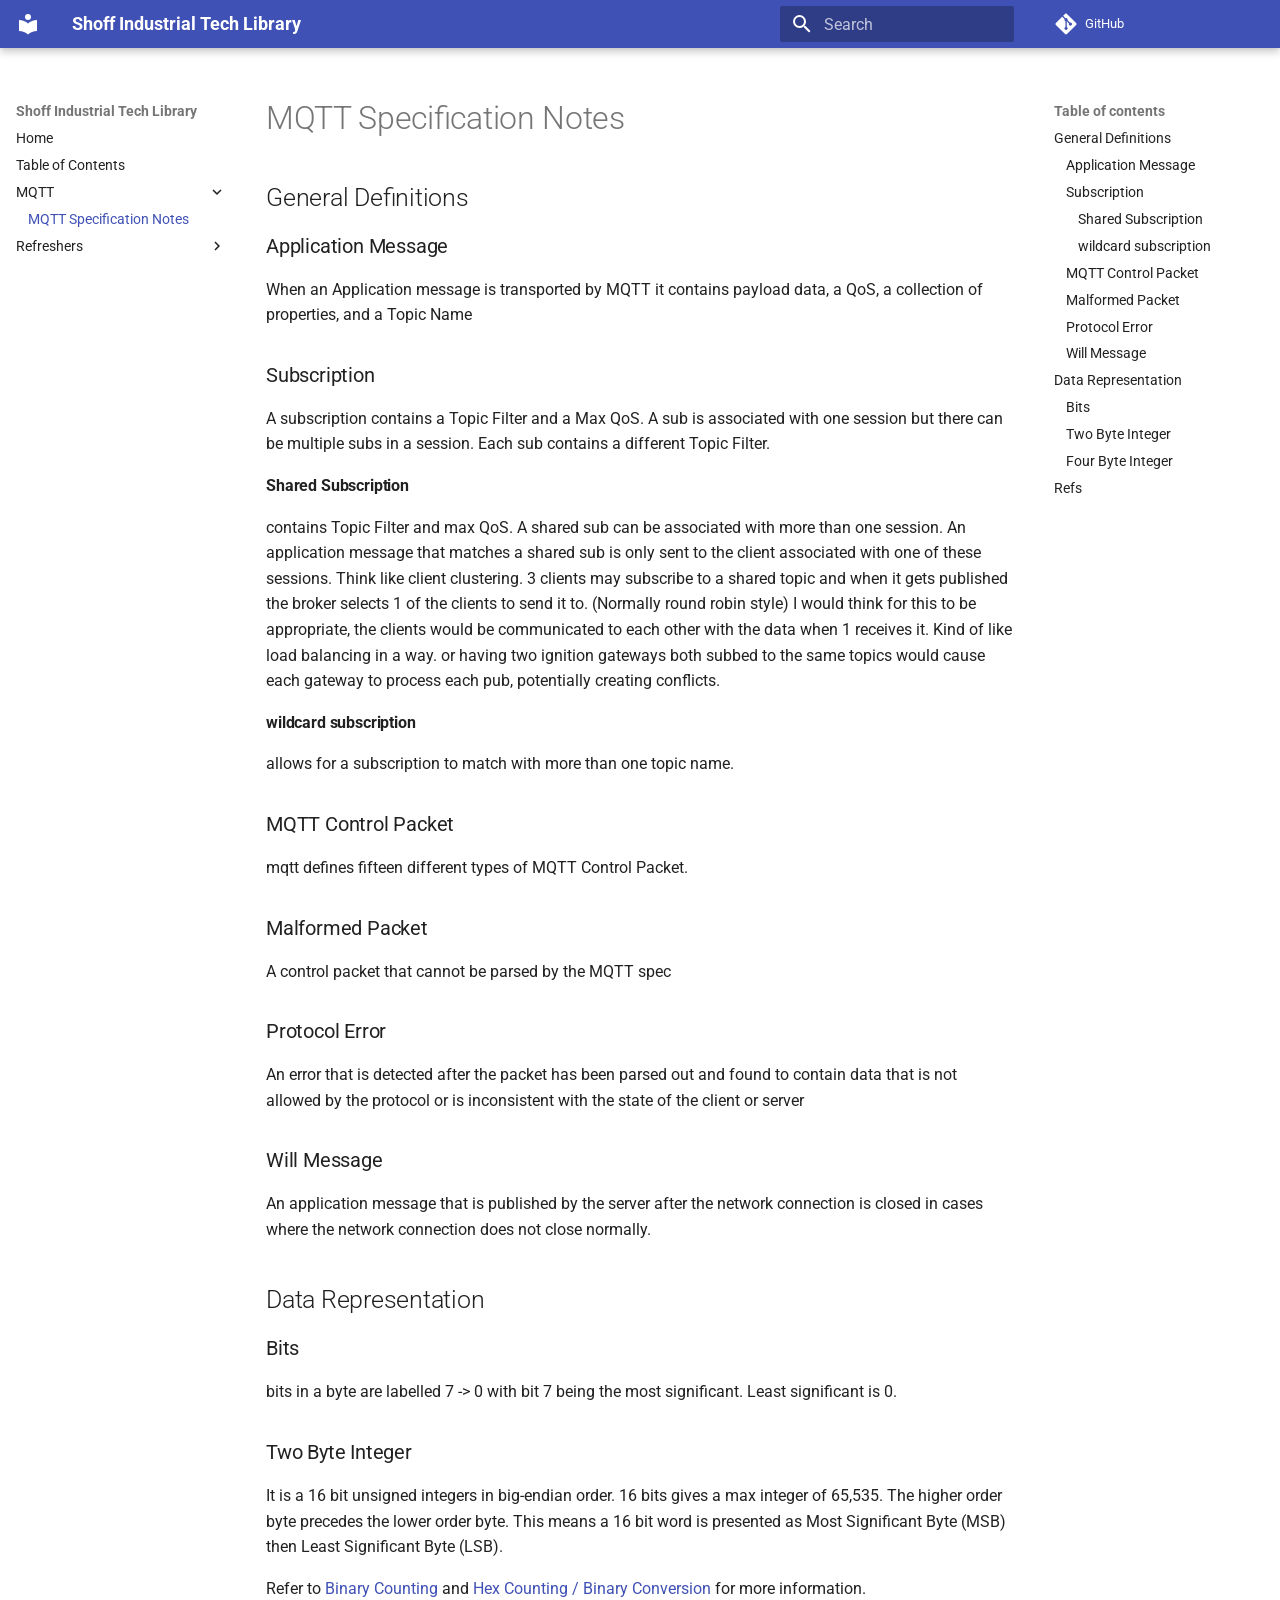
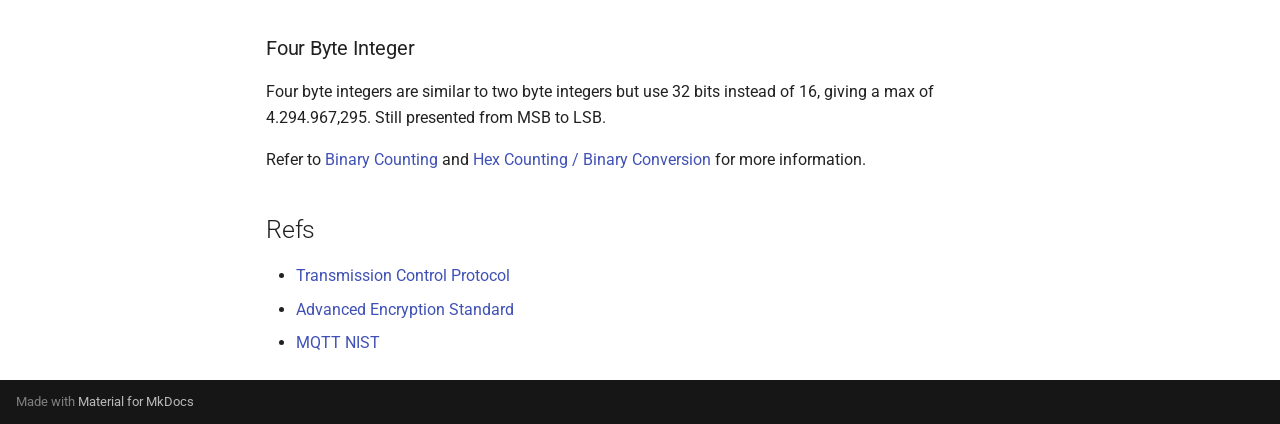
<file: specNotesMQTT/index.html>
<!doctype html>
<html lang="en" class="no-js">
  <head>
    
      <meta charset="utf-8">
      <meta name="viewport" content="width=device-width,initial-scale=1">
      
        <meta name="description" content="A portfolio to showcase Technical Writing">
      
      
      
        <link rel="canonical" href="https://docs.shoffindustrial.com/specNotesMQTT/">
      
      
        <link rel="prev" href="../TOC/">
      
      
        <link rel="next" href="../binaryCounting/">
      
      
        
      
      
      <link rel="icon" href="../assets/images/favicon.png">
      <meta name="generator" content="mkdocs-1.6.1, mkdocs-material-9.7.6">
    
    
      
        <title>MQTT Specification Notes - Shoff Industrial Tech Library</title>
      
    
    
      <link rel="stylesheet" href="../assets/stylesheets/main.484c7ddc.min.css">
      
      


    
    
      
    
    
      
        
        
        <link rel="preconnect" href="https://fonts.gstatic.com" crossorigin>
        <link rel="stylesheet" href="https://fonts.googleapis.com/css?family=Roboto:300,300i,400,400i,700,700i%7CRoboto+Mono:400,400i,700,700i&display=fallback">
        <style>:root{--md-text-font:"Roboto";--md-code-font:"Roboto Mono"}</style>
      
    
    
      <link rel="stylesheet" href="../stylesheets/extra.css">
    
    <script>__md_scope=new URL("..",location),__md_hash=e=>[...e].reduce(((e,_)=>(e<<5)-e+_.charCodeAt(0)),0),__md_get=(e,_=localStorage,t=__md_scope)=>JSON.parse(_.getItem(t.pathname+"."+e)),__md_set=(e,_,t=localStorage,a=__md_scope)=>{try{t.setItem(a.pathname+"."+e,JSON.stringify(_))}catch(e){}}</script>
    
      

    
    
  </head>
  
  
    <body dir="ltr">
  
    
    <input class="md-toggle" data-md-toggle="drawer" type="checkbox" id="__drawer" autocomplete="off">
    <input class="md-toggle" data-md-toggle="search" type="checkbox" id="__search" autocomplete="off">
    <label class="md-overlay" for="__drawer"></label>
    <div data-md-component="skip">
      
        
        <a href="#mqtt-specification-notes" class="md-skip">
          Skip to content
        </a>
      
    </div>
    <div data-md-component="announce">
      
    </div>
    
    
      

  

<header class="md-header md-header--shadow" data-md-component="header">
  <nav class="md-header__inner md-grid" aria-label="Header">
    <a href=".." title="Shoff Industrial Tech Library" class="md-header__button md-logo" aria-label="Shoff Industrial Tech Library" data-md-component="logo">
      
  
  <svg xmlns="http://www.w3.org/2000/svg" viewBox="0 0 24 24"><path d="M12 8a3 3 0 0 0 3-3 3 3 0 0 0-3-3 3 3 0 0 0-3 3 3 3 0 0 0 3 3m0 3.54C9.64 9.35 6.5 8 3 8v11c3.5 0 6.64 1.35 9 3.54 2.36-2.19 5.5-3.54 9-3.54V8c-3.5 0-6.64 1.35-9 3.54"/></svg>

    </a>
    <label class="md-header__button md-icon" for="__drawer">
      
      <svg xmlns="http://www.w3.org/2000/svg" viewBox="0 0 24 24"><path d="M3 6h18v2H3zm0 5h18v2H3zm0 5h18v2H3z"/></svg>
    </label>
    <div class="md-header__title" data-md-component="header-title">
      <div class="md-header__ellipsis">
        <div class="md-header__topic">
          <span class="md-ellipsis">
            Shoff Industrial Tech Library
          </span>
        </div>
        <div class="md-header__topic" data-md-component="header-topic">
          <span class="md-ellipsis">
            
              MQTT Specification Notes
            
          </span>
        </div>
      </div>
    </div>
    
    
      <script>var palette=__md_get("__palette");if(palette&&palette.color){if("(prefers-color-scheme)"===palette.color.media){var media=matchMedia("(prefers-color-scheme: light)"),input=document.querySelector(media.matches?"[data-md-color-media='(prefers-color-scheme: light)']":"[data-md-color-media='(prefers-color-scheme: dark)']");palette.color.media=input.getAttribute("data-md-color-media"),palette.color.scheme=input.getAttribute("data-md-color-scheme"),palette.color.primary=input.getAttribute("data-md-color-primary"),palette.color.accent=input.getAttribute("data-md-color-accent")}for(var[key,value]of Object.entries(palette.color))document.body.setAttribute("data-md-color-"+key,value)}</script>
    
    
    
      
      
        <label class="md-header__button md-icon" for="__search">
          
          <svg xmlns="http://www.w3.org/2000/svg" viewBox="0 0 24 24"><path d="M9.5 3A6.5 6.5 0 0 1 16 9.5c0 1.61-.59 3.09-1.56 4.23l.27.27h.79l5 5-1.5 1.5-5-5v-.79l-.27-.27A6.52 6.52 0 0 1 9.5 16 6.5 6.5 0 0 1 3 9.5 6.5 6.5 0 0 1 9.5 3m0 2C7 5 5 7 5 9.5S7 14 9.5 14 14 12 14 9.5 12 5 9.5 5"/></svg>
        </label>
        <div class="md-search" data-md-component="search" role="dialog">
  <label class="md-search__overlay" for="__search"></label>
  <div class="md-search__inner" role="search">
    <form class="md-search__form" name="search">
      <input type="text" class="md-search__input" name="query" aria-label="Search" placeholder="Search" autocapitalize="off" autocorrect="off" autocomplete="off" spellcheck="false" data-md-component="search-query" required>
      <label class="md-search__icon md-icon" for="__search">
        
        <svg xmlns="http://www.w3.org/2000/svg" viewBox="0 0 24 24"><path d="M9.5 3A6.5 6.5 0 0 1 16 9.5c0 1.61-.59 3.09-1.56 4.23l.27.27h.79l5 5-1.5 1.5-5-5v-.79l-.27-.27A6.52 6.52 0 0 1 9.5 16 6.5 6.5 0 0 1 3 9.5 6.5 6.5 0 0 1 9.5 3m0 2C7 5 5 7 5 9.5S7 14 9.5 14 14 12 14 9.5 12 5 9.5 5"/></svg>
        
        <svg xmlns="http://www.w3.org/2000/svg" viewBox="0 0 24 24"><path d="M20 11v2H8l5.5 5.5-1.42 1.42L4.16 12l7.92-7.92L13.5 5.5 8 11z"/></svg>
      </label>
      <nav class="md-search__options" aria-label="Search">
        
        <button type="reset" class="md-search__icon md-icon" title="Clear" aria-label="Clear" tabindex="-1">
          
          <svg xmlns="http://www.w3.org/2000/svg" viewBox="0 0 24 24"><path d="M19 6.41 17.59 5 12 10.59 6.41 5 5 6.41 10.59 12 5 17.59 6.41 19 12 13.41 17.59 19 19 17.59 13.41 12z"/></svg>
        </button>
      </nav>
      
    </form>
    <div class="md-search__output">
      <div class="md-search__scrollwrap" tabindex="0" data-md-scrollfix>
        <div class="md-search-result" data-md-component="search-result">
          <div class="md-search-result__meta">
            Initializing search
          </div>
          <ol class="md-search-result__list" role="presentation"></ol>
        </div>
      </div>
    </div>
  </div>
</div>
      
    
    
      <div class="md-header__source">
        <a href="https://github.com/ShoffIndustrial/TechLibrary" title="Go to repository" class="md-source" data-md-component="source">
  <div class="md-source__icon md-icon">
    
    <svg xmlns="http://www.w3.org/2000/svg" viewBox="0 0 448 512"><!--! Font Awesome Free 7.1.0 by @fontawesome - https://fontawesome.com License - https://fontawesome.com/license/free (Icons: CC BY 4.0, Fonts: SIL OFL 1.1, Code: MIT License) Copyright 2025 Fonticons, Inc.--><path d="M439.6 236.1 244 40.5c-5.4-5.5-12.8-8.5-20.4-8.5s-15 3-20.4 8.4L162.5 81l51.5 51.5c27.1-9.1 52.7 16.8 43.4 43.7l49.7 49.7c34.2-11.8 61.2 31 35.5 56.7-26.5 26.5-70.2-2.9-56-37.3L240.3 199v121.9c25.3 12.5 22.3 41.8 9.1 55-6.4 6.4-15.2 10.1-24.3 10.1s-17.8-3.6-24.3-10.1c-17.6-17.6-11.1-46.9 11.2-56v-123c-20.8-8.5-24.6-30.7-18.6-45L142.6 101 8.5 235.1C3 240.6 0 247.9 0 255.5s3 15 8.5 20.4l195.6 195.7c5.4 5.4 12.7 8.4 20.4 8.4s15-3 20.4-8.4l194.7-194.7c5.4-5.4 8.4-12.8 8.4-20.4s-3-15-8.4-20.4"/></svg>
  </div>
  <div class="md-source__repository">
    GitHub
  </div>
</a>
      </div>
    
  </nav>
  
</header>
    
    <div class="md-container" data-md-component="container">
      
      
        
          
        
      
      <main class="md-main" data-md-component="main">
        <div class="md-main__inner md-grid">
          
            
              
              <div class="md-sidebar md-sidebar--primary" data-md-component="sidebar" data-md-type="navigation" >
                <div class="md-sidebar__scrollwrap">
                  <div class="md-sidebar__inner">
                    



<nav class="md-nav md-nav--primary" aria-label="Navigation" data-md-level="0">
  <label class="md-nav__title" for="__drawer">
    <a href=".." title="Shoff Industrial Tech Library" class="md-nav__button md-logo" aria-label="Shoff Industrial Tech Library" data-md-component="logo">
      
  
  <svg xmlns="http://www.w3.org/2000/svg" viewBox="0 0 24 24"><path d="M12 8a3 3 0 0 0 3-3 3 3 0 0 0-3-3 3 3 0 0 0-3 3 3 3 0 0 0 3 3m0 3.54C9.64 9.35 6.5 8 3 8v11c3.5 0 6.64 1.35 9 3.54 2.36-2.19 5.5-3.54 9-3.54V8c-3.5 0-6.64 1.35-9 3.54"/></svg>

    </a>
    Shoff Industrial Tech Library
  </label>
  
    <div class="md-nav__source">
      <a href="https://github.com/ShoffIndustrial/TechLibrary" title="Go to repository" class="md-source" data-md-component="source">
  <div class="md-source__icon md-icon">
    
    <svg xmlns="http://www.w3.org/2000/svg" viewBox="0 0 448 512"><!--! Font Awesome Free 7.1.0 by @fontawesome - https://fontawesome.com License - https://fontawesome.com/license/free (Icons: CC BY 4.0, Fonts: SIL OFL 1.1, Code: MIT License) Copyright 2025 Fonticons, Inc.--><path d="M439.6 236.1 244 40.5c-5.4-5.5-12.8-8.5-20.4-8.5s-15 3-20.4 8.4L162.5 81l51.5 51.5c27.1-9.1 52.7 16.8 43.4 43.7l49.7 49.7c34.2-11.8 61.2 31 35.5 56.7-26.5 26.5-70.2-2.9-56-37.3L240.3 199v121.9c25.3 12.5 22.3 41.8 9.1 55-6.4 6.4-15.2 10.1-24.3 10.1s-17.8-3.6-24.3-10.1c-17.6-17.6-11.1-46.9 11.2-56v-123c-20.8-8.5-24.6-30.7-18.6-45L142.6 101 8.5 235.1C3 240.6 0 247.9 0 255.5s3 15 8.5 20.4l195.6 195.7c5.4 5.4 12.7 8.4 20.4 8.4s15-3 20.4-8.4l194.7-194.7c5.4-5.4 8.4-12.8 8.4-20.4s-3-15-8.4-20.4"/></svg>
  </div>
  <div class="md-source__repository">
    GitHub
  </div>
</a>
    </div>
  
  <ul class="md-nav__list" data-md-scrollfix>
    
      
      
  
  
  
  
    <li class="md-nav__item">
      <a href=".." class="md-nav__link">
        
  
  
  <span class="md-ellipsis">
    
  
    Home
  

    
  </span>
  
  

      </a>
    </li>
  

    
      
      
  
  
  
  
    <li class="md-nav__item">
      <a href="../TOC/" class="md-nav__link">
        
  
  
  <span class="md-ellipsis">
    
  
    Table of Contents
  

    
  </span>
  
  

      </a>
    </li>
  

    
      
      
  
  
    
  
  
  
    
    
    
    
    
    <li class="md-nav__item md-nav__item--active md-nav__item--nested">
      
        
        
        <input class="md-nav__toggle md-toggle " type="checkbox" id="__nav_3" checked>
        
          
          <label class="md-nav__link" for="__nav_3" id="__nav_3_label" tabindex="0">
            
  
  
  <span class="md-ellipsis">
    
  
    MQTT
  

    
  </span>
  
  

            <span class="md-nav__icon md-icon"></span>
          </label>
        
        <nav class="md-nav" data-md-level="1" aria-labelledby="__nav_3_label" aria-expanded="true">
          <label class="md-nav__title" for="__nav_3">
            <span class="md-nav__icon md-icon"></span>
            
  
    MQTT
  

          </label>
          <ul class="md-nav__list" data-md-scrollfix>
            
              
                
  
  
    
  
  
  
    <li class="md-nav__item md-nav__item--active">
      
      <input class="md-nav__toggle md-toggle" type="checkbox" id="__toc">
      
      
        
      
      
        <label class="md-nav__link md-nav__link--active" for="__toc">
          
  
  
  <span class="md-ellipsis">
    
  
    MQTT Specification Notes
  

    
  </span>
  
  

          <span class="md-nav__icon md-icon"></span>
        </label>
      
      <a href="./" class="md-nav__link md-nav__link--active">
        
  
  
  <span class="md-ellipsis">
    
  
    MQTT Specification Notes
  

    
  </span>
  
  

      </a>
      
        

<nav class="md-nav md-nav--secondary" aria-label="Table of contents">
  
  
  
    
  
  
    <label class="md-nav__title" for="__toc">
      <span class="md-nav__icon md-icon"></span>
      Table of contents
    </label>
    <ul class="md-nav__list" data-md-component="toc" data-md-scrollfix>
      
        <li class="md-nav__item">
  <a href="#general-definitions" class="md-nav__link">
    <span class="md-ellipsis">
      
        General Definitions
      
    </span>
  </a>
  
    <nav class="md-nav" aria-label="General Definitions">
      <ul class="md-nav__list">
        
          <li class="md-nav__item">
  <a href="#application-message" class="md-nav__link">
    <span class="md-ellipsis">
      
        Application Message
      
    </span>
  </a>
  
</li>
        
          <li class="md-nav__item">
  <a href="#subscription" class="md-nav__link">
    <span class="md-ellipsis">
      
        Subscription
      
    </span>
  </a>
  
    <nav class="md-nav" aria-label="Subscription">
      <ul class="md-nav__list">
        
          <li class="md-nav__item">
  <a href="#shared-subscription" class="md-nav__link">
    <span class="md-ellipsis">
      
        Shared Subscription
      
    </span>
  </a>
  
</li>
        
          <li class="md-nav__item">
  <a href="#wildcard-subscription" class="md-nav__link">
    <span class="md-ellipsis">
      
        wildcard subscription
      
    </span>
  </a>
  
</li>
        
      </ul>
    </nav>
  
</li>
        
          <li class="md-nav__item">
  <a href="#mqtt-control-packet" class="md-nav__link">
    <span class="md-ellipsis">
      
        MQTT Control Packet
      
    </span>
  </a>
  
</li>
        
          <li class="md-nav__item">
  <a href="#malformed-packet" class="md-nav__link">
    <span class="md-ellipsis">
      
        Malformed Packet
      
    </span>
  </a>
  
</li>
        
          <li class="md-nav__item">
  <a href="#protocol-error" class="md-nav__link">
    <span class="md-ellipsis">
      
        Protocol Error
      
    </span>
  </a>
  
</li>
        
          <li class="md-nav__item">
  <a href="#will-message" class="md-nav__link">
    <span class="md-ellipsis">
      
        Will Message
      
    </span>
  </a>
  
</li>
        
      </ul>
    </nav>
  
</li>
      
        <li class="md-nav__item">
  <a href="#data-representation" class="md-nav__link">
    <span class="md-ellipsis">
      
        Data Representation
      
    </span>
  </a>
  
    <nav class="md-nav" aria-label="Data Representation">
      <ul class="md-nav__list">
        
          <li class="md-nav__item">
  <a href="#bits" class="md-nav__link">
    <span class="md-ellipsis">
      
        Bits
      
    </span>
  </a>
  
</li>
        
          <li class="md-nav__item">
  <a href="#two-byte-integer" class="md-nav__link">
    <span class="md-ellipsis">
      
        Two Byte Integer
      
    </span>
  </a>
  
</li>
        
          <li class="md-nav__item">
  <a href="#four-byte-integer" class="md-nav__link">
    <span class="md-ellipsis">
      
        Four Byte Integer
      
    </span>
  </a>
  
</li>
        
      </ul>
    </nav>
  
</li>
      
        <li class="md-nav__item">
  <a href="#refs" class="md-nav__link">
    <span class="md-ellipsis">
      
        Refs
      
    </span>
  </a>
  
</li>
      
    </ul>
  
</nav>
      
    </li>
  

              
            
          </ul>
        </nav>
      
    </li>
  

    
      
      
  
  
  
  
    
    
    
    
    
    <li class="md-nav__item md-nav__item--nested">
      
        
        
        <input class="md-nav__toggle md-toggle " type="checkbox" id="__nav_4" >
        
          
          <label class="md-nav__link" for="__nav_4" id="__nav_4_label" tabindex="0">
            
  
  
  <span class="md-ellipsis">
    
  
    Refreshers
  

    
  </span>
  
  

            <span class="md-nav__icon md-icon"></span>
          </label>
        
        <nav class="md-nav" data-md-level="1" aria-labelledby="__nav_4_label" aria-expanded="false">
          <label class="md-nav__title" for="__nav_4">
            <span class="md-nav__icon md-icon"></span>
            
  
    Refreshers
  

          </label>
          <ul class="md-nav__list" data-md-scrollfix>
            
              
                
  
  
  
  
    <li class="md-nav__item">
      <a href="../binaryCounting/" class="md-nav__link">
        
  
  
  <span class="md-ellipsis">
    
  
    Binary Counting
  

    
  </span>
  
  

      </a>
    </li>
  

              
            
              
                
  
  
  
  
    <li class="md-nav__item">
      <a href="../hexCounting/" class="md-nav__link">
        
  
  
  <span class="md-ellipsis">
    
  
    Hex Counting / Binary Conversion
  

    
  </span>
  
  

      </a>
    </li>
  

              
            
          </ul>
        </nav>
      
    </li>
  

    
  </ul>
</nav>
                  </div>
                </div>
              </div>
            
            
              
              <div class="md-sidebar md-sidebar--secondary" data-md-component="sidebar" data-md-type="toc" >
                <div class="md-sidebar__scrollwrap">
                  <div class="md-sidebar__inner">
                    

<nav class="md-nav md-nav--secondary" aria-label="Table of contents">
  
  
  
    
  
  
    <label class="md-nav__title" for="__toc">
      <span class="md-nav__icon md-icon"></span>
      Table of contents
    </label>
    <ul class="md-nav__list" data-md-component="toc" data-md-scrollfix>
      
        <li class="md-nav__item">
  <a href="#general-definitions" class="md-nav__link">
    <span class="md-ellipsis">
      
        General Definitions
      
    </span>
  </a>
  
    <nav class="md-nav" aria-label="General Definitions">
      <ul class="md-nav__list">
        
          <li class="md-nav__item">
  <a href="#application-message" class="md-nav__link">
    <span class="md-ellipsis">
      
        Application Message
      
    </span>
  </a>
  
</li>
        
          <li class="md-nav__item">
  <a href="#subscription" class="md-nav__link">
    <span class="md-ellipsis">
      
        Subscription
      
    </span>
  </a>
  
    <nav class="md-nav" aria-label="Subscription">
      <ul class="md-nav__list">
        
          <li class="md-nav__item">
  <a href="#shared-subscription" class="md-nav__link">
    <span class="md-ellipsis">
      
        Shared Subscription
      
    </span>
  </a>
  
</li>
        
          <li class="md-nav__item">
  <a href="#wildcard-subscription" class="md-nav__link">
    <span class="md-ellipsis">
      
        wildcard subscription
      
    </span>
  </a>
  
</li>
        
      </ul>
    </nav>
  
</li>
        
          <li class="md-nav__item">
  <a href="#mqtt-control-packet" class="md-nav__link">
    <span class="md-ellipsis">
      
        MQTT Control Packet
      
    </span>
  </a>
  
</li>
        
          <li class="md-nav__item">
  <a href="#malformed-packet" class="md-nav__link">
    <span class="md-ellipsis">
      
        Malformed Packet
      
    </span>
  </a>
  
</li>
        
          <li class="md-nav__item">
  <a href="#protocol-error" class="md-nav__link">
    <span class="md-ellipsis">
      
        Protocol Error
      
    </span>
  </a>
  
</li>
        
          <li class="md-nav__item">
  <a href="#will-message" class="md-nav__link">
    <span class="md-ellipsis">
      
        Will Message
      
    </span>
  </a>
  
</li>
        
      </ul>
    </nav>
  
</li>
      
        <li class="md-nav__item">
  <a href="#data-representation" class="md-nav__link">
    <span class="md-ellipsis">
      
        Data Representation
      
    </span>
  </a>
  
    <nav class="md-nav" aria-label="Data Representation">
      <ul class="md-nav__list">
        
          <li class="md-nav__item">
  <a href="#bits" class="md-nav__link">
    <span class="md-ellipsis">
      
        Bits
      
    </span>
  </a>
  
</li>
        
          <li class="md-nav__item">
  <a href="#two-byte-integer" class="md-nav__link">
    <span class="md-ellipsis">
      
        Two Byte Integer
      
    </span>
  </a>
  
</li>
        
          <li class="md-nav__item">
  <a href="#four-byte-integer" class="md-nav__link">
    <span class="md-ellipsis">
      
        Four Byte Integer
      
    </span>
  </a>
  
</li>
        
      </ul>
    </nav>
  
</li>
      
        <li class="md-nav__item">
  <a href="#refs" class="md-nav__link">
    <span class="md-ellipsis">
      
        Refs
      
    </span>
  </a>
  
</li>
      
    </ul>
  
</nav>
                  </div>
                </div>
              </div>
            
          
          
            <div class="md-content" data-md-component="content">
              
              <article class="md-content__inner md-typeset">
                
                  


  
  


<h1 id="mqtt-specification-notes">MQTT Specification Notes</h1>
<h2 id="general-definitions">General Definitions</h2>
<h3 id="application-message">Application Message</h3>
<p>When an Application message is transported by MQTT it contains payload data, a QoS, a collection of properties, and a Topic Name</p>
<h3 id="subscription">Subscription</h3>
<p>A subscription contains a Topic Filter and a Max QoS. A sub is associated with one session but there can be multiple subs in a session. Each sub contains a different Topic Filter.</p>
<h4 id="shared-subscription">Shared Subscription</h4>
<p>contains Topic Filter and max QoS. A shared sub can be associated with more than one session. An application message that matches a shared sub is only sent to the client associated with one of these sessions. 
    Think like client clustering. 3 clients may subscribe to a shared topic and when it gets published the broker selects 1 of the clients to send it to. (Normally round robin style) I would think for this to be appropriate, the clients would be communicated to each other with the data when 1 receives it. Kind of like load balancing in a way.
    or having two ignition gateways both subbed to the same topics would cause each gateway to process each pub, potentially creating conflicts.</p>
<h4 id="wildcard-subscription">wildcard subscription</h4>
<p>allows for a subscription to match with more than one topic name.</p>
<h3 id="mqtt-control-packet">MQTT Control Packet</h3>
<p>mqtt defines fifteen different types of MQTT Control Packet.</p>
<h3 id="malformed-packet">Malformed Packet</h3>
<p>A control packet that cannot be parsed by the MQTT spec</p>
<h3 id="protocol-error">Protocol Error</h3>
<p>An error that is detected after the packet has been parsed out and found to contain data that is not allowed by the protocol or is inconsistent with the state of the client or server</p>
<h3 id="will-message">Will Message</h3>
<p>An application message that is published by the server after the network connection is closed in cases where the network connection does not close normally.</p>
<h2 id="data-representation">Data Representation</h2>
<h3 id="bits">Bits</h3>
<p>bits in a byte are labelled 7 -&gt; 0 with bit 7 being the most significant. Least significant is 0.</p>
<h3 id="two-byte-integer">Two Byte Integer</h3>
<p>It is a 16 bit unsigned integers in big-endian order. 16 bits gives a max integer of 65,535. The higher order byte precedes the lower order byte. This means a 16 bit word is presented as Most Significant Byte (MSB) then Least Significant Byte (LSB). </p>
<p>Refer to <a href="../binaryCounting/">Binary Counting</a> and <a href="../hexCounting/">Hex Counting / Binary Conversion</a> for more information. </p>
<h3 id="four-byte-integer">Four Byte Integer</h3>
<p>Four byte integers are similar to two byte integers but use 32 bits instead of 16, giving a max of 4.294.967,295. Still presented from MSB to LSB.</p>
<p>Refer to <a href="../binaryCounting/">Binary Counting</a> and <a href="../hexCounting/">Hex Counting / Binary Conversion</a> for more information.</p>
<h2 id="refs">Refs</h2>
<ul>
<li><a href="http://www.rfc-editor.org/info/rfc793">Transmission Control Protocol</a></li>
<li><a href="https://csrc.nist.gov/csrc/media/publications/fips/197/final/documents/fips-197.pdf">Advanced Encryption Standard</a></li>
<li><a href="http://docs.oasis-open.org/mqtt/mqtt-nist-cybersecurity/v1.0/mqtt-nist-cybersecurity-v1.0.html">MQTT NIST</a></li>
</ul>












                
              </article>
            </div>
          
          
<script>var target=document.getElementById(location.hash.slice(1));target&&target.name&&(target.checked=target.name.startsWith("__tabbed_"))</script>
        </div>
        
      </main>
      
        <footer class="md-footer">
  
  <div class="md-footer-meta md-typeset">
    <div class="md-footer-meta__inner md-grid">
      <div class="md-copyright">
  
  
    Made with
    <a href="https://squidfunk.github.io/mkdocs-material/" target="_blank" rel="noopener">
      Material for MkDocs
    </a>
  
</div>
      
    </div>
  </div>
</footer>
      
    </div>
    <div class="md-dialog" data-md-component="dialog">
      <div class="md-dialog__inner md-typeset"></div>
    </div>
    
    
    
      
      
      <script id="__config" type="application/json">{"annotate": null, "base": "..", "features": [], "search": "../assets/javascripts/workers/search.2c215733.min.js", "tags": null, "translations": {"clipboard.copied": "Copied to clipboard", "clipboard.copy": "Copy to clipboard", "search.result.more.one": "1 more on this page", "search.result.more.other": "# more on this page", "search.result.none": "No matching documents", "search.result.one": "1 matching document", "search.result.other": "# matching documents", "search.result.placeholder": "Type to start searching", "search.result.term.missing": "Missing", "select.version": "Select version"}, "version": null}</script>
    
    
      <script src="../assets/javascripts/bundle.79ae519e.min.js"></script>
      
    
  </body>
</html>
</file>
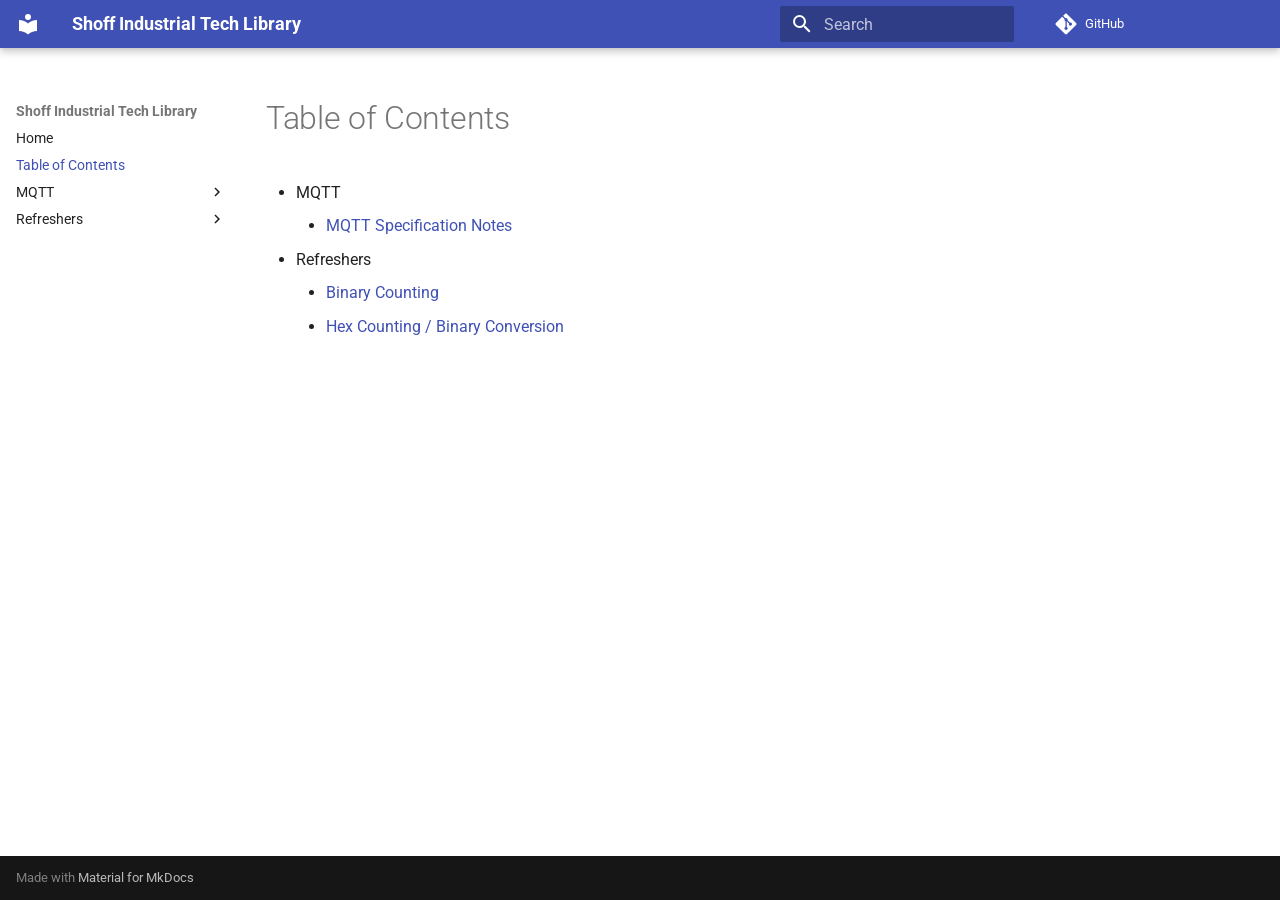
<file: TOC/index.html>
<!doctype html>
<html lang="en" class="no-js">
  <head>
    
      <meta charset="utf-8">
      <meta name="viewport" content="width=device-width,initial-scale=1">
      
        <meta name="description" content="A portfolio to showcase Technical Writing">
      
      
      
        <link rel="canonical" href="https://docs.shoffindustrial.com/TOC/">
      
      
        <link rel="prev" href="..">
      
      
        <link rel="next" href="../MQTT/specNotesMQTT/">
      
      
        
      
      
      <link rel="icon" href="../assets/images/favicon.png">
      <meta name="generator" content="mkdocs-1.6.1, mkdocs-material-9.7.6">
    
    
      
        <title>Table of Contents - Shoff Industrial Tech Library</title>
      
    
    
      <link rel="stylesheet" href="../assets/stylesheets/main.484c7ddc.min.css">
      
      


    
    
      
    
    
      
        
        
        <link rel="preconnect" href="https://fonts.gstatic.com" crossorigin>
        <link rel="stylesheet" href="https://fonts.googleapis.com/css?family=Roboto:300,300i,400,400i,700,700i%7CRoboto+Mono:400,400i,700,700i&display=fallback">
        <style>:root{--md-text-font:"Roboto";--md-code-font:"Roboto Mono"}</style>
      
    
    
      <link rel="stylesheet" href="../stylesheets/extra.css">
    
    <script>__md_scope=new URL("..",location),__md_hash=e=>[...e].reduce(((e,_)=>(e<<5)-e+_.charCodeAt(0)),0),__md_get=(e,_=localStorage,t=__md_scope)=>JSON.parse(_.getItem(t.pathname+"."+e)),__md_set=(e,_,t=localStorage,a=__md_scope)=>{try{t.setItem(a.pathname+"."+e,JSON.stringify(_))}catch(e){}}</script>
    
      

    
    
  </head>
  
  
    <body dir="ltr">
  
    
    <input class="md-toggle" data-md-toggle="drawer" type="checkbox" id="__drawer" autocomplete="off">
    <input class="md-toggle" data-md-toggle="search" type="checkbox" id="__search" autocomplete="off">
    <label class="md-overlay" for="__drawer"></label>
    <div data-md-component="skip">
      
    </div>
    <div data-md-component="announce">
      
    </div>
    
    
      

  

<header class="md-header md-header--shadow" data-md-component="header">
  <nav class="md-header__inner md-grid" aria-label="Header">
    <a href=".." title="Shoff Industrial Tech Library" class="md-header__button md-logo" aria-label="Shoff Industrial Tech Library" data-md-component="logo">
      
  
  <svg xmlns="http://www.w3.org/2000/svg" viewBox="0 0 24 24"><path d="M12 8a3 3 0 0 0 3-3 3 3 0 0 0-3-3 3 3 0 0 0-3 3 3 3 0 0 0 3 3m0 3.54C9.64 9.35 6.5 8 3 8v11c3.5 0 6.64 1.35 9 3.54 2.36-2.19 5.5-3.54 9-3.54V8c-3.5 0-6.64 1.35-9 3.54"/></svg>

    </a>
    <label class="md-header__button md-icon" for="__drawer">
      
      <svg xmlns="http://www.w3.org/2000/svg" viewBox="0 0 24 24"><path d="M3 6h18v2H3zm0 5h18v2H3zm0 5h18v2H3z"/></svg>
    </label>
    <div class="md-header__title" data-md-component="header-title">
      <div class="md-header__ellipsis">
        <div class="md-header__topic">
          <span class="md-ellipsis">
            Shoff Industrial Tech Library
          </span>
        </div>
        <div class="md-header__topic" data-md-component="header-topic">
          <span class="md-ellipsis">
            
              Table of Contents
            
          </span>
        </div>
      </div>
    </div>
    
    
      <script>var palette=__md_get("__palette");if(palette&&palette.color){if("(prefers-color-scheme)"===palette.color.media){var media=matchMedia("(prefers-color-scheme: light)"),input=document.querySelector(media.matches?"[data-md-color-media='(prefers-color-scheme: light)']":"[data-md-color-media='(prefers-color-scheme: dark)']");palette.color.media=input.getAttribute("data-md-color-media"),palette.color.scheme=input.getAttribute("data-md-color-scheme"),palette.color.primary=input.getAttribute("data-md-color-primary"),palette.color.accent=input.getAttribute("data-md-color-accent")}for(var[key,value]of Object.entries(palette.color))document.body.setAttribute("data-md-color-"+key,value)}</script>
    
    
    
      
      
        <label class="md-header__button md-icon" for="__search">
          
          <svg xmlns="http://www.w3.org/2000/svg" viewBox="0 0 24 24"><path d="M9.5 3A6.5 6.5 0 0 1 16 9.5c0 1.61-.59 3.09-1.56 4.23l.27.27h.79l5 5-1.5 1.5-5-5v-.79l-.27-.27A6.52 6.52 0 0 1 9.5 16 6.5 6.5 0 0 1 3 9.5 6.5 6.5 0 0 1 9.5 3m0 2C7 5 5 7 5 9.5S7 14 9.5 14 14 12 14 9.5 12 5 9.5 5"/></svg>
        </label>
        <div class="md-search" data-md-component="search" role="dialog">
  <label class="md-search__overlay" for="__search"></label>
  <div class="md-search__inner" role="search">
    <form class="md-search__form" name="search">
      <input type="text" class="md-search__input" name="query" aria-label="Search" placeholder="Search" autocapitalize="off" autocorrect="off" autocomplete="off" spellcheck="false" data-md-component="search-query" required>
      <label class="md-search__icon md-icon" for="__search">
        
        <svg xmlns="http://www.w3.org/2000/svg" viewBox="0 0 24 24"><path d="M9.5 3A6.5 6.5 0 0 1 16 9.5c0 1.61-.59 3.09-1.56 4.23l.27.27h.79l5 5-1.5 1.5-5-5v-.79l-.27-.27A6.52 6.52 0 0 1 9.5 16 6.5 6.5 0 0 1 3 9.5 6.5 6.5 0 0 1 9.5 3m0 2C7 5 5 7 5 9.5S7 14 9.5 14 14 12 14 9.5 12 5 9.5 5"/></svg>
        
        <svg xmlns="http://www.w3.org/2000/svg" viewBox="0 0 24 24"><path d="M20 11v2H8l5.5 5.5-1.42 1.42L4.16 12l7.92-7.92L13.5 5.5 8 11z"/></svg>
      </label>
      <nav class="md-search__options" aria-label="Search">
        
        <button type="reset" class="md-search__icon md-icon" title="Clear" aria-label="Clear" tabindex="-1">
          
          <svg xmlns="http://www.w3.org/2000/svg" viewBox="0 0 24 24"><path d="M19 6.41 17.59 5 12 10.59 6.41 5 5 6.41 10.59 12 5 17.59 6.41 19 12 13.41 17.59 19 19 17.59 13.41 12z"/></svg>
        </button>
      </nav>
      
    </form>
    <div class="md-search__output">
      <div class="md-search__scrollwrap" tabindex="0" data-md-scrollfix>
        <div class="md-search-result" data-md-component="search-result">
          <div class="md-search-result__meta">
            Initializing search
          </div>
          <ol class="md-search-result__list" role="presentation"></ol>
        </div>
      </div>
    </div>
  </div>
</div>
      
    
    
      <div class="md-header__source">
        <a href="https://github.com/ShoffIndustrial/TechLibrary" title="Go to repository" class="md-source" data-md-component="source">
  <div class="md-source__icon md-icon">
    
    <svg xmlns="http://www.w3.org/2000/svg" viewBox="0 0 448 512"><!--! Font Awesome Free 7.1.0 by @fontawesome - https://fontawesome.com License - https://fontawesome.com/license/free (Icons: CC BY 4.0, Fonts: SIL OFL 1.1, Code: MIT License) Copyright 2025 Fonticons, Inc.--><path d="M439.6 236.1 244 40.5c-5.4-5.5-12.8-8.5-20.4-8.5s-15 3-20.4 8.4L162.5 81l51.5 51.5c27.1-9.1 52.7 16.8 43.4 43.7l49.7 49.7c34.2-11.8 61.2 31 35.5 56.7-26.5 26.5-70.2-2.9-56-37.3L240.3 199v121.9c25.3 12.5 22.3 41.8 9.1 55-6.4 6.4-15.2 10.1-24.3 10.1s-17.8-3.6-24.3-10.1c-17.6-17.6-11.1-46.9 11.2-56v-123c-20.8-8.5-24.6-30.7-18.6-45L142.6 101 8.5 235.1C3 240.6 0 247.9 0 255.5s3 15 8.5 20.4l195.6 195.7c5.4 5.4 12.7 8.4 20.4 8.4s15-3 20.4-8.4l194.7-194.7c5.4-5.4 8.4-12.8 8.4-20.4s-3-15-8.4-20.4"/></svg>
  </div>
  <div class="md-source__repository">
    GitHub
  </div>
</a>
      </div>
    
  </nav>
  
</header>
    
    <div class="md-container" data-md-component="container">
      
      
        
          
        
      
      <main class="md-main" data-md-component="main">
        <div class="md-main__inner md-grid">
          
            
              
              <div class="md-sidebar md-sidebar--primary" data-md-component="sidebar" data-md-type="navigation" >
                <div class="md-sidebar__scrollwrap">
                  <div class="md-sidebar__inner">
                    



<nav class="md-nav md-nav--primary" aria-label="Navigation" data-md-level="0">
  <label class="md-nav__title" for="__drawer">
    <a href=".." title="Shoff Industrial Tech Library" class="md-nav__button md-logo" aria-label="Shoff Industrial Tech Library" data-md-component="logo">
      
  
  <svg xmlns="http://www.w3.org/2000/svg" viewBox="0 0 24 24"><path d="M12 8a3 3 0 0 0 3-3 3 3 0 0 0-3-3 3 3 0 0 0-3 3 3 3 0 0 0 3 3m0 3.54C9.64 9.35 6.5 8 3 8v11c3.5 0 6.64 1.35 9 3.54 2.36-2.19 5.5-3.54 9-3.54V8c-3.5 0-6.64 1.35-9 3.54"/></svg>

    </a>
    Shoff Industrial Tech Library
  </label>
  
    <div class="md-nav__source">
      <a href="https://github.com/ShoffIndustrial/TechLibrary" title="Go to repository" class="md-source" data-md-component="source">
  <div class="md-source__icon md-icon">
    
    <svg xmlns="http://www.w3.org/2000/svg" viewBox="0 0 448 512"><!--! Font Awesome Free 7.1.0 by @fontawesome - https://fontawesome.com License - https://fontawesome.com/license/free (Icons: CC BY 4.0, Fonts: SIL OFL 1.1, Code: MIT License) Copyright 2025 Fonticons, Inc.--><path d="M439.6 236.1 244 40.5c-5.4-5.5-12.8-8.5-20.4-8.5s-15 3-20.4 8.4L162.5 81l51.5 51.5c27.1-9.1 52.7 16.8 43.4 43.7l49.7 49.7c34.2-11.8 61.2 31 35.5 56.7-26.5 26.5-70.2-2.9-56-37.3L240.3 199v121.9c25.3 12.5 22.3 41.8 9.1 55-6.4 6.4-15.2 10.1-24.3 10.1s-17.8-3.6-24.3-10.1c-17.6-17.6-11.1-46.9 11.2-56v-123c-20.8-8.5-24.6-30.7-18.6-45L142.6 101 8.5 235.1C3 240.6 0 247.9 0 255.5s3 15 8.5 20.4l195.6 195.7c5.4 5.4 12.7 8.4 20.4 8.4s15-3 20.4-8.4l194.7-194.7c5.4-5.4 8.4-12.8 8.4-20.4s-3-15-8.4-20.4"/></svg>
  </div>
  <div class="md-source__repository">
    GitHub
  </div>
</a>
    </div>
  
  <ul class="md-nav__list" data-md-scrollfix>
    
      
      
  
  
  
  
    <li class="md-nav__item">
      <a href=".." class="md-nav__link">
        
  
  
  <span class="md-ellipsis">
    
  
    Home
  

    
  </span>
  
  

      </a>
    </li>
  

    
      
      
  
  
    
  
  
  
    <li class="md-nav__item md-nav__item--active">
      
      <input class="md-nav__toggle md-toggle" type="checkbox" id="__toc">
      
      
      
      <a href="./" class="md-nav__link md-nav__link--active">
        
  
  
  <span class="md-ellipsis">
    
  
    Table of Contents
  

    
  </span>
  
  

      </a>
      
    </li>
  

    
      
      
  
  
  
  
    
    
    
    
    
    <li class="md-nav__item md-nav__item--nested">
      
        
        
        <input class="md-nav__toggle md-toggle " type="checkbox" id="__nav_3" >
        
          
          <label class="md-nav__link" for="__nav_3" id="__nav_3_label" tabindex="0">
            
  
  
  <span class="md-ellipsis">
    
  
    MQTT
  

    
  </span>
  
  

            <span class="md-nav__icon md-icon"></span>
          </label>
        
        <nav class="md-nav" data-md-level="1" aria-labelledby="__nav_3_label" aria-expanded="false">
          <label class="md-nav__title" for="__nav_3">
            <span class="md-nav__icon md-icon"></span>
            
  
    MQTT
  

          </label>
          <ul class="md-nav__list" data-md-scrollfix>
            
              
                
  
  
  
  
    <li class="md-nav__item">
      <a href="../MQTT/specNotesMQTT/" class="md-nav__link">
        
  
  
  <span class="md-ellipsis">
    
  
    MQTT Specification Notes
  

    
  </span>
  
  

      </a>
    </li>
  

              
            
          </ul>
        </nav>
      
    </li>
  

    
      
      
  
  
  
  
    
    
    
    
    
    <li class="md-nav__item md-nav__item--nested">
      
        
        
        <input class="md-nav__toggle md-toggle " type="checkbox" id="__nav_4" >
        
          
          <label class="md-nav__link" for="__nav_4" id="__nav_4_label" tabindex="0">
            
  
  
  <span class="md-ellipsis">
    
  
    Refreshers
  

    
  </span>
  
  

            <span class="md-nav__icon md-icon"></span>
          </label>
        
        <nav class="md-nav" data-md-level="1" aria-labelledby="__nav_4_label" aria-expanded="false">
          <label class="md-nav__title" for="__nav_4">
            <span class="md-nav__icon md-icon"></span>
            
  
    Refreshers
  

          </label>
          <ul class="md-nav__list" data-md-scrollfix>
            
              
                
  
  
  
  
    <li class="md-nav__item">
      <a href="../Refreshers/binaryCounting/" class="md-nav__link">
        
  
  
  <span class="md-ellipsis">
    
  
    Binary Counting
  

    
  </span>
  
  

      </a>
    </li>
  

              
            
              
                
  
  
  
  
    <li class="md-nav__item">
      <a href="../Refreshers/hexCounting/" class="md-nav__link">
        
  
  
  <span class="md-ellipsis">
    
  
    Hex Counting / Binary Conversion
  

    
  </span>
  
  

      </a>
    </li>
  

              
            
          </ul>
        </nav>
      
    </li>
  

    
  </ul>
</nav>
                  </div>
                </div>
              </div>
            
            
              
              <div class="md-sidebar md-sidebar--secondary" data-md-component="sidebar" data-md-type="toc" >
                <div class="md-sidebar__scrollwrap">
                  <div class="md-sidebar__inner">
                    

<nav class="md-nav md-nav--secondary" aria-label="Table of contents">
  
  
  
  
</nav>
                  </div>
                </div>
              </div>
            
          
          
            <div class="md-content" data-md-component="content">
              
              <article class="md-content__inner md-typeset">
                
                  


  
  


  <h1>Table of Contents</h1>

<ul>
<li>MQTT<ul>
<li><a href="../MQTT/specNotesMQTT/">MQTT Specification Notes</a></li>
</ul>
</li>
<li>Refreshers<ul>
<li><a href="../Refreshers/binaryCounting/">Binary Counting</a></li>
<li><a href="../Refreshers/hexCounting/">Hex Counting / Binary Conversion</a></li>
</ul>
</li>
</ul>












                
              </article>
            </div>
          
          
<script>var target=document.getElementById(location.hash.slice(1));target&&target.name&&(target.checked=target.name.startsWith("__tabbed_"))</script>
        </div>
        
      </main>
      
        <footer class="md-footer">
  
  <div class="md-footer-meta md-typeset">
    <div class="md-footer-meta__inner md-grid">
      <div class="md-copyright">
  
  
    Made with
    <a href="https://squidfunk.github.io/mkdocs-material/" target="_blank" rel="noopener">
      Material for MkDocs
    </a>
  
</div>
      
    </div>
  </div>
</footer>
      
    </div>
    <div class="md-dialog" data-md-component="dialog">
      <div class="md-dialog__inner md-typeset"></div>
    </div>
    
    
    
      
      
      <script id="__config" type="application/json">{"annotate": null, "base": "..", "features": [], "search": "../assets/javascripts/workers/search.2c215733.min.js", "tags": null, "translations": {"clipboard.copied": "Copied to clipboard", "clipboard.copy": "Copy to clipboard", "search.result.more.one": "1 more on this page", "search.result.more.other": "# more on this page", "search.result.none": "No matching documents", "search.result.one": "1 matching document", "search.result.other": "# matching documents", "search.result.placeholder": "Type to start searching", "search.result.term.missing": "Missing", "select.version": "Select version"}, "version": null}</script>
    
    
      <script src="../assets/javascripts/bundle.79ae519e.min.js"></script>
      
    
  </body>
</html>
</file>
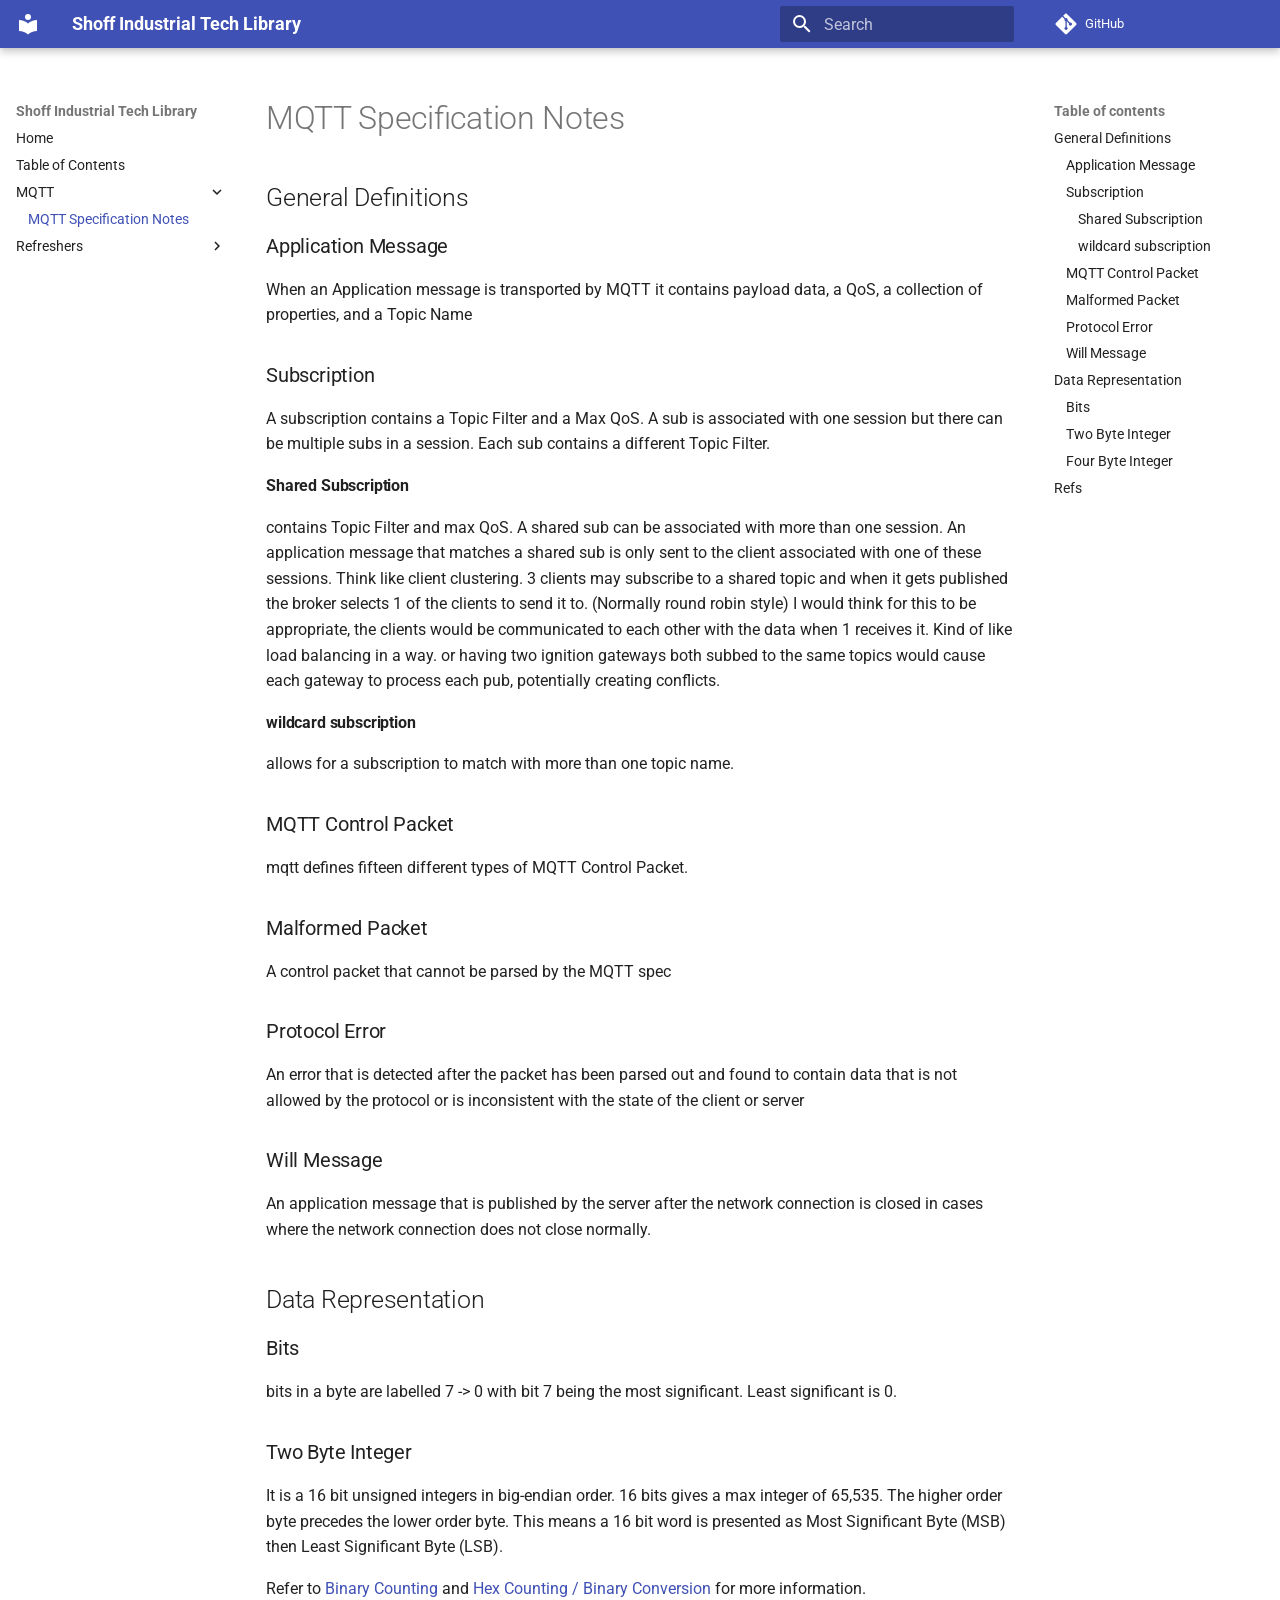
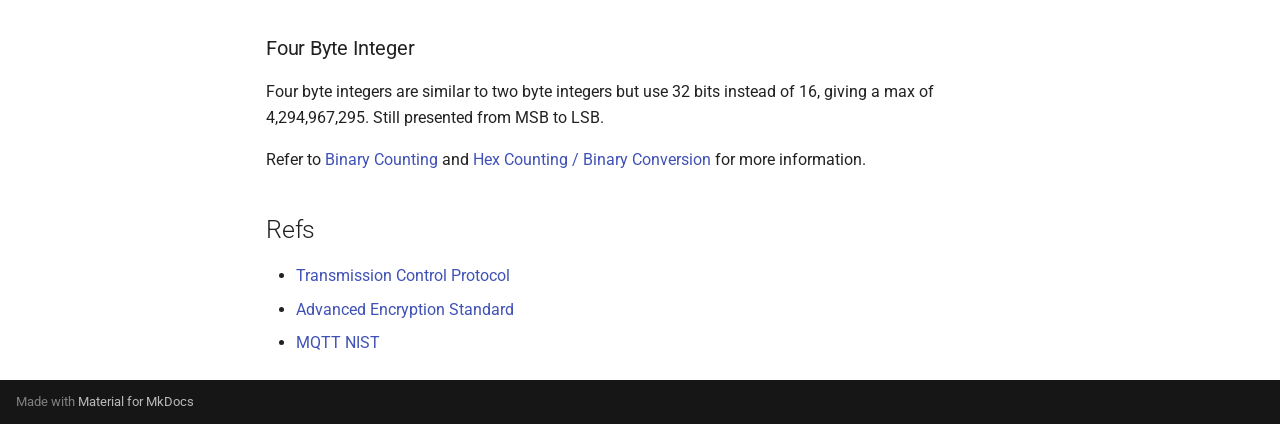
<file: MQTT/specNotesMQTT/index.html>
<!doctype html>
<html lang="en" class="no-js">
  <head>
    
      <meta charset="utf-8">
      <meta name="viewport" content="width=device-width,initial-scale=1">
      
        <meta name="description" content="A portfolio to showcase Technical Writing">
      
      
      
        <link rel="canonical" href="https://docs.shoffindustrial.com/MQTT/specNotesMQTT/">
      
      
        <link rel="prev" href="../../TOC/">
      
      
        <link rel="next" href="../../Refreshers/binaryCounting/">
      
      
        
      
      
      <link rel="icon" href="../../assets/images/favicon.png">
      <meta name="generator" content="mkdocs-1.6.1, mkdocs-material-9.7.6">
    
    
      
        <title>MQTT Specification Notes - Shoff Industrial Tech Library</title>
      
    
    
      <link rel="stylesheet" href="../../assets/stylesheets/main.484c7ddc.min.css">
      
      


    
    
      
    
    
      
        
        
        <link rel="preconnect" href="https://fonts.gstatic.com" crossorigin>
        <link rel="stylesheet" href="https://fonts.googleapis.com/css?family=Roboto:300,300i,400,400i,700,700i%7CRoboto+Mono:400,400i,700,700i&display=fallback">
        <style>:root{--md-text-font:"Roboto";--md-code-font:"Roboto Mono"}</style>
      
    
    
      <link rel="stylesheet" href="../../stylesheets/extra.css">
    
    <script>__md_scope=new URL("../..",location),__md_hash=e=>[...e].reduce(((e,_)=>(e<<5)-e+_.charCodeAt(0)),0),__md_get=(e,_=localStorage,t=__md_scope)=>JSON.parse(_.getItem(t.pathname+"."+e)),__md_set=(e,_,t=localStorage,a=__md_scope)=>{try{t.setItem(a.pathname+"."+e,JSON.stringify(_))}catch(e){}}</script>
    
      

    
    
  </head>
  
  
    <body dir="ltr">
  
    
    <input class="md-toggle" data-md-toggle="drawer" type="checkbox" id="__drawer" autocomplete="off">
    <input class="md-toggle" data-md-toggle="search" type="checkbox" id="__search" autocomplete="off">
    <label class="md-overlay" for="__drawer"></label>
    <div data-md-component="skip">
      
        
        <a href="#mqtt-specification-notes" class="md-skip">
          Skip to content
        </a>
      
    </div>
    <div data-md-component="announce">
      
    </div>
    
    
      

  

<header class="md-header md-header--shadow" data-md-component="header">
  <nav class="md-header__inner md-grid" aria-label="Header">
    <a href="../.." title="Shoff Industrial Tech Library" class="md-header__button md-logo" aria-label="Shoff Industrial Tech Library" data-md-component="logo">
      
  
  <svg xmlns="http://www.w3.org/2000/svg" viewBox="0 0 24 24"><path d="M12 8a3 3 0 0 0 3-3 3 3 0 0 0-3-3 3 3 0 0 0-3 3 3 3 0 0 0 3 3m0 3.54C9.64 9.35 6.5 8 3 8v11c3.5 0 6.64 1.35 9 3.54 2.36-2.19 5.5-3.54 9-3.54V8c-3.5 0-6.64 1.35-9 3.54"/></svg>

    </a>
    <label class="md-header__button md-icon" for="__drawer">
      
      <svg xmlns="http://www.w3.org/2000/svg" viewBox="0 0 24 24"><path d="M3 6h18v2H3zm0 5h18v2H3zm0 5h18v2H3z"/></svg>
    </label>
    <div class="md-header__title" data-md-component="header-title">
      <div class="md-header__ellipsis">
        <div class="md-header__topic">
          <span class="md-ellipsis">
            Shoff Industrial Tech Library
          </span>
        </div>
        <div class="md-header__topic" data-md-component="header-topic">
          <span class="md-ellipsis">
            
              MQTT Specification Notes
            
          </span>
        </div>
      </div>
    </div>
    
    
      <script>var palette=__md_get("__palette");if(palette&&palette.color){if("(prefers-color-scheme)"===palette.color.media){var media=matchMedia("(prefers-color-scheme: light)"),input=document.querySelector(media.matches?"[data-md-color-media='(prefers-color-scheme: light)']":"[data-md-color-media='(prefers-color-scheme: dark)']");palette.color.media=input.getAttribute("data-md-color-media"),palette.color.scheme=input.getAttribute("data-md-color-scheme"),palette.color.primary=input.getAttribute("data-md-color-primary"),palette.color.accent=input.getAttribute("data-md-color-accent")}for(var[key,value]of Object.entries(palette.color))document.body.setAttribute("data-md-color-"+key,value)}</script>
    
    
    
      
      
        <label class="md-header__button md-icon" for="__search">
          
          <svg xmlns="http://www.w3.org/2000/svg" viewBox="0 0 24 24"><path d="M9.5 3A6.5 6.5 0 0 1 16 9.5c0 1.61-.59 3.09-1.56 4.23l.27.27h.79l5 5-1.5 1.5-5-5v-.79l-.27-.27A6.52 6.52 0 0 1 9.5 16 6.5 6.5 0 0 1 3 9.5 6.5 6.5 0 0 1 9.5 3m0 2C7 5 5 7 5 9.5S7 14 9.5 14 14 12 14 9.5 12 5 9.5 5"/></svg>
        </label>
        <div class="md-search" data-md-component="search" role="dialog">
  <label class="md-search__overlay" for="__search"></label>
  <div class="md-search__inner" role="search">
    <form class="md-search__form" name="search">
      <input type="text" class="md-search__input" name="query" aria-label="Search" placeholder="Search" autocapitalize="off" autocorrect="off" autocomplete="off" spellcheck="false" data-md-component="search-query" required>
      <label class="md-search__icon md-icon" for="__search">
        
        <svg xmlns="http://www.w3.org/2000/svg" viewBox="0 0 24 24"><path d="M9.5 3A6.5 6.5 0 0 1 16 9.5c0 1.61-.59 3.09-1.56 4.23l.27.27h.79l5 5-1.5 1.5-5-5v-.79l-.27-.27A6.52 6.52 0 0 1 9.5 16 6.5 6.5 0 0 1 3 9.5 6.5 6.5 0 0 1 9.5 3m0 2C7 5 5 7 5 9.5S7 14 9.5 14 14 12 14 9.5 12 5 9.5 5"/></svg>
        
        <svg xmlns="http://www.w3.org/2000/svg" viewBox="0 0 24 24"><path d="M20 11v2H8l5.5 5.5-1.42 1.42L4.16 12l7.92-7.92L13.5 5.5 8 11z"/></svg>
      </label>
      <nav class="md-search__options" aria-label="Search">
        
        <button type="reset" class="md-search__icon md-icon" title="Clear" aria-label="Clear" tabindex="-1">
          
          <svg xmlns="http://www.w3.org/2000/svg" viewBox="0 0 24 24"><path d="M19 6.41 17.59 5 12 10.59 6.41 5 5 6.41 10.59 12 5 17.59 6.41 19 12 13.41 17.59 19 19 17.59 13.41 12z"/></svg>
        </button>
      </nav>
      
    </form>
    <div class="md-search__output">
      <div class="md-search__scrollwrap" tabindex="0" data-md-scrollfix>
        <div class="md-search-result" data-md-component="search-result">
          <div class="md-search-result__meta">
            Initializing search
          </div>
          <ol class="md-search-result__list" role="presentation"></ol>
        </div>
      </div>
    </div>
  </div>
</div>
      
    
    
      <div class="md-header__source">
        <a href="https://github.com/ShoffIndustrial/TechLibrary" title="Go to repository" class="md-source" data-md-component="source">
  <div class="md-source__icon md-icon">
    
    <svg xmlns="http://www.w3.org/2000/svg" viewBox="0 0 448 512"><!--! Font Awesome Free 7.1.0 by @fontawesome - https://fontawesome.com License - https://fontawesome.com/license/free (Icons: CC BY 4.0, Fonts: SIL OFL 1.1, Code: MIT License) Copyright 2025 Fonticons, Inc.--><path d="M439.6 236.1 244 40.5c-5.4-5.5-12.8-8.5-20.4-8.5s-15 3-20.4 8.4L162.5 81l51.5 51.5c27.1-9.1 52.7 16.8 43.4 43.7l49.7 49.7c34.2-11.8 61.2 31 35.5 56.7-26.5 26.5-70.2-2.9-56-37.3L240.3 199v121.9c25.3 12.5 22.3 41.8 9.1 55-6.4 6.4-15.2 10.1-24.3 10.1s-17.8-3.6-24.3-10.1c-17.6-17.6-11.1-46.9 11.2-56v-123c-20.8-8.5-24.6-30.7-18.6-45L142.6 101 8.5 235.1C3 240.6 0 247.9 0 255.5s3 15 8.5 20.4l195.6 195.7c5.4 5.4 12.7 8.4 20.4 8.4s15-3 20.4-8.4l194.7-194.7c5.4-5.4 8.4-12.8 8.4-20.4s-3-15-8.4-20.4"/></svg>
  </div>
  <div class="md-source__repository">
    GitHub
  </div>
</a>
      </div>
    
  </nav>
  
</header>
    
    <div class="md-container" data-md-component="container">
      
      
        
          
        
      
      <main class="md-main" data-md-component="main">
        <div class="md-main__inner md-grid">
          
            
              
              <div class="md-sidebar md-sidebar--primary" data-md-component="sidebar" data-md-type="navigation" >
                <div class="md-sidebar__scrollwrap">
                  <div class="md-sidebar__inner">
                    



<nav class="md-nav md-nav--primary" aria-label="Navigation" data-md-level="0">
  <label class="md-nav__title" for="__drawer">
    <a href="../.." title="Shoff Industrial Tech Library" class="md-nav__button md-logo" aria-label="Shoff Industrial Tech Library" data-md-component="logo">
      
  
  <svg xmlns="http://www.w3.org/2000/svg" viewBox="0 0 24 24"><path d="M12 8a3 3 0 0 0 3-3 3 3 0 0 0-3-3 3 3 0 0 0-3 3 3 3 0 0 0 3 3m0 3.54C9.64 9.35 6.5 8 3 8v11c3.5 0 6.64 1.35 9 3.54 2.36-2.19 5.5-3.54 9-3.54V8c-3.5 0-6.64 1.35-9 3.54"/></svg>

    </a>
    Shoff Industrial Tech Library
  </label>
  
    <div class="md-nav__source">
      <a href="https://github.com/ShoffIndustrial/TechLibrary" title="Go to repository" class="md-source" data-md-component="source">
  <div class="md-source__icon md-icon">
    
    <svg xmlns="http://www.w3.org/2000/svg" viewBox="0 0 448 512"><!--! Font Awesome Free 7.1.0 by @fontawesome - https://fontawesome.com License - https://fontawesome.com/license/free (Icons: CC BY 4.0, Fonts: SIL OFL 1.1, Code: MIT License) Copyright 2025 Fonticons, Inc.--><path d="M439.6 236.1 244 40.5c-5.4-5.5-12.8-8.5-20.4-8.5s-15 3-20.4 8.4L162.5 81l51.5 51.5c27.1-9.1 52.7 16.8 43.4 43.7l49.7 49.7c34.2-11.8 61.2 31 35.5 56.7-26.5 26.5-70.2-2.9-56-37.3L240.3 199v121.9c25.3 12.5 22.3 41.8 9.1 55-6.4 6.4-15.2 10.1-24.3 10.1s-17.8-3.6-24.3-10.1c-17.6-17.6-11.1-46.9 11.2-56v-123c-20.8-8.5-24.6-30.7-18.6-45L142.6 101 8.5 235.1C3 240.6 0 247.9 0 255.5s3 15 8.5 20.4l195.6 195.7c5.4 5.4 12.7 8.4 20.4 8.4s15-3 20.4-8.4l194.7-194.7c5.4-5.4 8.4-12.8 8.4-20.4s-3-15-8.4-20.4"/></svg>
  </div>
  <div class="md-source__repository">
    GitHub
  </div>
</a>
    </div>
  
  <ul class="md-nav__list" data-md-scrollfix>
    
      
      
  
  
  
  
    <li class="md-nav__item">
      <a href="../.." class="md-nav__link">
        
  
  
  <span class="md-ellipsis">
    
  
    Home
  

    
  </span>
  
  

      </a>
    </li>
  

    
      
      
  
  
  
  
    <li class="md-nav__item">
      <a href="../../TOC/" class="md-nav__link">
        
  
  
  <span class="md-ellipsis">
    
  
    Table of Contents
  

    
  </span>
  
  

      </a>
    </li>
  

    
      
      
  
  
    
  
  
  
    
    
    
    
    
    <li class="md-nav__item md-nav__item--active md-nav__item--nested">
      
        
        
        <input class="md-nav__toggle md-toggle " type="checkbox" id="__nav_3" checked>
        
          
          <label class="md-nav__link" for="__nav_3" id="__nav_3_label" tabindex="0">
            
  
  
  <span class="md-ellipsis">
    
  
    MQTT
  

    
  </span>
  
  

            <span class="md-nav__icon md-icon"></span>
          </label>
        
        <nav class="md-nav" data-md-level="1" aria-labelledby="__nav_3_label" aria-expanded="true">
          <label class="md-nav__title" for="__nav_3">
            <span class="md-nav__icon md-icon"></span>
            
  
    MQTT
  

          </label>
          <ul class="md-nav__list" data-md-scrollfix>
            
              
                
  
  
    
  
  
  
    <li class="md-nav__item md-nav__item--active">
      
      <input class="md-nav__toggle md-toggle" type="checkbox" id="__toc">
      
      
        
      
      
        <label class="md-nav__link md-nav__link--active" for="__toc">
          
  
  
  <span class="md-ellipsis">
    
  
    MQTT Specification Notes
  

    
  </span>
  
  

          <span class="md-nav__icon md-icon"></span>
        </label>
      
      <a href="./" class="md-nav__link md-nav__link--active">
        
  
  
  <span class="md-ellipsis">
    
  
    MQTT Specification Notes
  

    
  </span>
  
  

      </a>
      
        

<nav class="md-nav md-nav--secondary" aria-label="Table of contents">
  
  
  
    
  
  
    <label class="md-nav__title" for="__toc">
      <span class="md-nav__icon md-icon"></span>
      Table of contents
    </label>
    <ul class="md-nav__list" data-md-component="toc" data-md-scrollfix>
      
        <li class="md-nav__item">
  <a href="#general-definitions" class="md-nav__link">
    <span class="md-ellipsis">
      
        General Definitions
      
    </span>
  </a>
  
    <nav class="md-nav" aria-label="General Definitions">
      <ul class="md-nav__list">
        
          <li class="md-nav__item">
  <a href="#application-message" class="md-nav__link">
    <span class="md-ellipsis">
      
        Application Message
      
    </span>
  </a>
  
</li>
        
          <li class="md-nav__item">
  <a href="#subscription" class="md-nav__link">
    <span class="md-ellipsis">
      
        Subscription
      
    </span>
  </a>
  
    <nav class="md-nav" aria-label="Subscription">
      <ul class="md-nav__list">
        
          <li class="md-nav__item">
  <a href="#shared-subscription" class="md-nav__link">
    <span class="md-ellipsis">
      
        Shared Subscription
      
    </span>
  </a>
  
</li>
        
          <li class="md-nav__item">
  <a href="#wildcard-subscription" class="md-nav__link">
    <span class="md-ellipsis">
      
        wildcard subscription
      
    </span>
  </a>
  
</li>
        
      </ul>
    </nav>
  
</li>
        
          <li class="md-nav__item">
  <a href="#mqtt-control-packet" class="md-nav__link">
    <span class="md-ellipsis">
      
        MQTT Control Packet
      
    </span>
  </a>
  
</li>
        
          <li class="md-nav__item">
  <a href="#malformed-packet" class="md-nav__link">
    <span class="md-ellipsis">
      
        Malformed Packet
      
    </span>
  </a>
  
</li>
        
          <li class="md-nav__item">
  <a href="#protocol-error" class="md-nav__link">
    <span class="md-ellipsis">
      
        Protocol Error
      
    </span>
  </a>
  
</li>
        
          <li class="md-nav__item">
  <a href="#will-message" class="md-nav__link">
    <span class="md-ellipsis">
      
        Will Message
      
    </span>
  </a>
  
</li>
        
      </ul>
    </nav>
  
</li>
      
        <li class="md-nav__item">
  <a href="#data-representation" class="md-nav__link">
    <span class="md-ellipsis">
      
        Data Representation
      
    </span>
  </a>
  
    <nav class="md-nav" aria-label="Data Representation">
      <ul class="md-nav__list">
        
          <li class="md-nav__item">
  <a href="#bits" class="md-nav__link">
    <span class="md-ellipsis">
      
        Bits
      
    </span>
  </a>
  
</li>
        
          <li class="md-nav__item">
  <a href="#two-byte-integer" class="md-nav__link">
    <span class="md-ellipsis">
      
        Two Byte Integer
      
    </span>
  </a>
  
</li>
        
          <li class="md-nav__item">
  <a href="#four-byte-integer" class="md-nav__link">
    <span class="md-ellipsis">
      
        Four Byte Integer
      
    </span>
  </a>
  
</li>
        
      </ul>
    </nav>
  
</li>
      
        <li class="md-nav__item">
  <a href="#refs" class="md-nav__link">
    <span class="md-ellipsis">
      
        Refs
      
    </span>
  </a>
  
</li>
      
    </ul>
  
</nav>
      
    </li>
  

              
            
          </ul>
        </nav>
      
    </li>
  

    
      
      
  
  
  
  
    
    
    
    
    
    <li class="md-nav__item md-nav__item--nested">
      
        
        
        <input class="md-nav__toggle md-toggle " type="checkbox" id="__nav_4" >
        
          
          <label class="md-nav__link" for="__nav_4" id="__nav_4_label" tabindex="0">
            
  
  
  <span class="md-ellipsis">
    
  
    Refreshers
  

    
  </span>
  
  

            <span class="md-nav__icon md-icon"></span>
          </label>
        
        <nav class="md-nav" data-md-level="1" aria-labelledby="__nav_4_label" aria-expanded="false">
          <label class="md-nav__title" for="__nav_4">
            <span class="md-nav__icon md-icon"></span>
            
  
    Refreshers
  

          </label>
          <ul class="md-nav__list" data-md-scrollfix>
            
              
                
  
  
  
  
    <li class="md-nav__item">
      <a href="../../Refreshers/binaryCounting/" class="md-nav__link">
        
  
  
  <span class="md-ellipsis">
    
  
    Binary Counting
  

    
  </span>
  
  

      </a>
    </li>
  

              
            
              
                
  
  
  
  
    <li class="md-nav__item">
      <a href="../../Refreshers/hexCounting/" class="md-nav__link">
        
  
  
  <span class="md-ellipsis">
    
  
    Hex Counting / Binary Conversion
  

    
  </span>
  
  

      </a>
    </li>
  

              
            
          </ul>
        </nav>
      
    </li>
  

    
  </ul>
</nav>
                  </div>
                </div>
              </div>
            
            
              
              <div class="md-sidebar md-sidebar--secondary" data-md-component="sidebar" data-md-type="toc" >
                <div class="md-sidebar__scrollwrap">
                  <div class="md-sidebar__inner">
                    

<nav class="md-nav md-nav--secondary" aria-label="Table of contents">
  
  
  
    
  
  
    <label class="md-nav__title" for="__toc">
      <span class="md-nav__icon md-icon"></span>
      Table of contents
    </label>
    <ul class="md-nav__list" data-md-component="toc" data-md-scrollfix>
      
        <li class="md-nav__item">
  <a href="#general-definitions" class="md-nav__link">
    <span class="md-ellipsis">
      
        General Definitions
      
    </span>
  </a>
  
    <nav class="md-nav" aria-label="General Definitions">
      <ul class="md-nav__list">
        
          <li class="md-nav__item">
  <a href="#application-message" class="md-nav__link">
    <span class="md-ellipsis">
      
        Application Message
      
    </span>
  </a>
  
</li>
        
          <li class="md-nav__item">
  <a href="#subscription" class="md-nav__link">
    <span class="md-ellipsis">
      
        Subscription
      
    </span>
  </a>
  
    <nav class="md-nav" aria-label="Subscription">
      <ul class="md-nav__list">
        
          <li class="md-nav__item">
  <a href="#shared-subscription" class="md-nav__link">
    <span class="md-ellipsis">
      
        Shared Subscription
      
    </span>
  </a>
  
</li>
        
          <li class="md-nav__item">
  <a href="#wildcard-subscription" class="md-nav__link">
    <span class="md-ellipsis">
      
        wildcard subscription
      
    </span>
  </a>
  
</li>
        
      </ul>
    </nav>
  
</li>
        
          <li class="md-nav__item">
  <a href="#mqtt-control-packet" class="md-nav__link">
    <span class="md-ellipsis">
      
        MQTT Control Packet
      
    </span>
  </a>
  
</li>
        
          <li class="md-nav__item">
  <a href="#malformed-packet" class="md-nav__link">
    <span class="md-ellipsis">
      
        Malformed Packet
      
    </span>
  </a>
  
</li>
        
          <li class="md-nav__item">
  <a href="#protocol-error" class="md-nav__link">
    <span class="md-ellipsis">
      
        Protocol Error
      
    </span>
  </a>
  
</li>
        
          <li class="md-nav__item">
  <a href="#will-message" class="md-nav__link">
    <span class="md-ellipsis">
      
        Will Message
      
    </span>
  </a>
  
</li>
        
      </ul>
    </nav>
  
</li>
      
        <li class="md-nav__item">
  <a href="#data-representation" class="md-nav__link">
    <span class="md-ellipsis">
      
        Data Representation
      
    </span>
  </a>
  
    <nav class="md-nav" aria-label="Data Representation">
      <ul class="md-nav__list">
        
          <li class="md-nav__item">
  <a href="#bits" class="md-nav__link">
    <span class="md-ellipsis">
      
        Bits
      
    </span>
  </a>
  
</li>
        
          <li class="md-nav__item">
  <a href="#two-byte-integer" class="md-nav__link">
    <span class="md-ellipsis">
      
        Two Byte Integer
      
    </span>
  </a>
  
</li>
        
          <li class="md-nav__item">
  <a href="#four-byte-integer" class="md-nav__link">
    <span class="md-ellipsis">
      
        Four Byte Integer
      
    </span>
  </a>
  
</li>
        
      </ul>
    </nav>
  
</li>
      
        <li class="md-nav__item">
  <a href="#refs" class="md-nav__link">
    <span class="md-ellipsis">
      
        Refs
      
    </span>
  </a>
  
</li>
      
    </ul>
  
</nav>
                  </div>
                </div>
              </div>
            
          
          
            <div class="md-content" data-md-component="content">
              
              <article class="md-content__inner md-typeset">
                
                  


  
  


<h1 id="mqtt-specification-notes">MQTT Specification Notes</h1>
<h2 id="general-definitions">General Definitions</h2>
<h3 id="application-message">Application Message</h3>
<p>When an Application message is transported by MQTT it contains payload data, a QoS, a collection of properties, and a Topic Name</p>
<h3 id="subscription">Subscription</h3>
<p>A subscription contains a Topic Filter and a Max QoS. A sub is associated with one session but there can be multiple subs in a session. Each sub contains a different Topic Filter.</p>
<h4 id="shared-subscription">Shared Subscription</h4>
<p>contains Topic Filter and max QoS. A shared sub can be associated with more than one session. An application message that matches a shared sub is only sent to the client associated with one of these sessions. 
    Think like client clustering. 3 clients may subscribe to a shared topic and when it gets published the broker selects 1 of the clients to send it to. (Normally round robin style) I would think for this to be appropriate, the clients would be communicated to each other with the data when 1 receives it. Kind of like load balancing in a way.
    or having two ignition gateways both subbed to the same topics would cause each gateway to process each pub, potentially creating conflicts.</p>
<h4 id="wildcard-subscription">wildcard subscription</h4>
<p>allows for a subscription to match with more than one topic name.</p>
<h3 id="mqtt-control-packet">MQTT Control Packet</h3>
<p>mqtt defines fifteen different types of MQTT Control Packet.</p>
<h3 id="malformed-packet">Malformed Packet</h3>
<p>A control packet that cannot be parsed by the MQTT spec</p>
<h3 id="protocol-error">Protocol Error</h3>
<p>An error that is detected after the packet has been parsed out and found to contain data that is not allowed by the protocol or is inconsistent with the state of the client or server</p>
<h3 id="will-message">Will Message</h3>
<p>An application message that is published by the server after the network connection is closed in cases where the network connection does not close normally.</p>
<h2 id="data-representation">Data Representation</h2>
<h3 id="bits">Bits</h3>
<p>bits in a byte are labelled 7 -&gt; 0 with bit 7 being the most significant. Least significant is 0.</p>
<h3 id="two-byte-integer">Two Byte Integer</h3>
<p>It is a 16 bit unsigned integers in big-endian order. 16 bits gives a max integer of 65,535. The higher order byte precedes the lower order byte. This means a 16 bit word is presented as Most Significant Byte (MSB) then Least Significant Byte (LSB). </p>
<p>Refer to <a href="/Refreshers/binaryCounting.md">Binary Counting</a> and <a href="/Refreshers/hexCounting.md">Hex Counting / Binary Conversion</a> for more information. </p>
<h3 id="four-byte-integer">Four Byte Integer</h3>
<p>Four byte integers are similar to two byte integers but use 32 bits instead of 16, giving a max of 4,294,967,295. Still presented from MSB to LSB.</p>
<p>Refer to <a href="/Refreshers/binaryCounting.md">Binary Counting</a> and <a href="/Refreshers/hexCounting.md">Hex Counting / Binary Conversion</a> for more information.</p>
<h2 id="refs">Refs</h2>
<ul>
<li><a href="http://www.rfc-editor.org/info/rfc793">Transmission Control Protocol</a></li>
<li><a href="https://csrc.nist.gov/csrc/media/publications/fips/197/final/documents/fips-197.pdf">Advanced Encryption Standard</a></li>
<li><a href="http://docs.oasis-open.org/mqtt/mqtt-nist-cybersecurity/v1.0/mqtt-nist-cybersecurity-v1.0.html">MQTT NIST</a></li>
</ul>












                
              </article>
            </div>
          
          
<script>var target=document.getElementById(location.hash.slice(1));target&&target.name&&(target.checked=target.name.startsWith("__tabbed_"))</script>
        </div>
        
      </main>
      
        <footer class="md-footer">
  
  <div class="md-footer-meta md-typeset">
    <div class="md-footer-meta__inner md-grid">
      <div class="md-copyright">
  
  
    Made with
    <a href="https://squidfunk.github.io/mkdocs-material/" target="_blank" rel="noopener">
      Material for MkDocs
    </a>
  
</div>
      
    </div>
  </div>
</footer>
      
    </div>
    <div class="md-dialog" data-md-component="dialog">
      <div class="md-dialog__inner md-typeset"></div>
    </div>
    
    
    
      
      
      <script id="__config" type="application/json">{"annotate": null, "base": "../..", "features": [], "search": "../../assets/javascripts/workers/search.2c215733.min.js", "tags": null, "translations": {"clipboard.copied": "Copied to clipboard", "clipboard.copy": "Copy to clipboard", "search.result.more.one": "1 more on this page", "search.result.more.other": "# more on this page", "search.result.none": "No matching documents", "search.result.one": "1 matching document", "search.result.other": "# matching documents", "search.result.placeholder": "Type to start searching", "search.result.term.missing": "Missing", "select.version": "Select version"}, "version": null}</script>
    
    
      <script src="../../assets/javascripts/bundle.79ae519e.min.js"></script>
      
    
  </body>
</html>
</file>
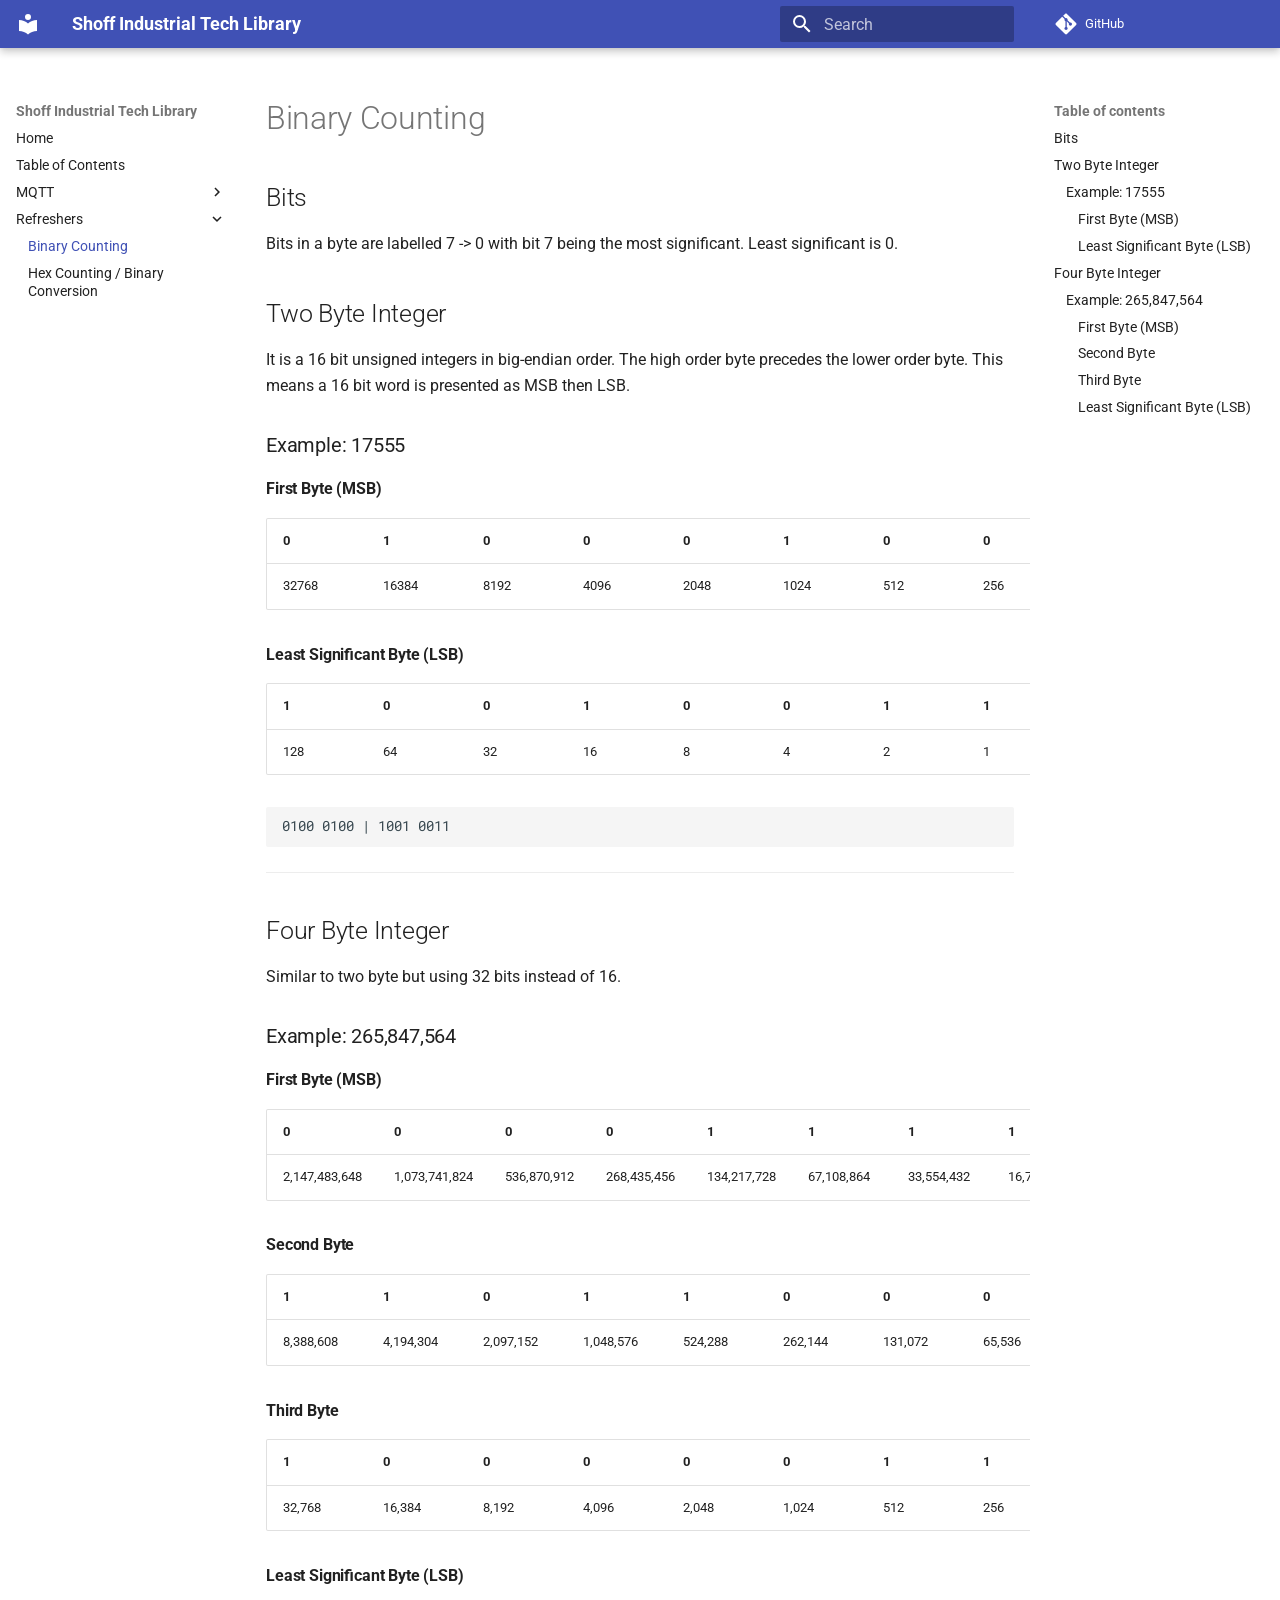
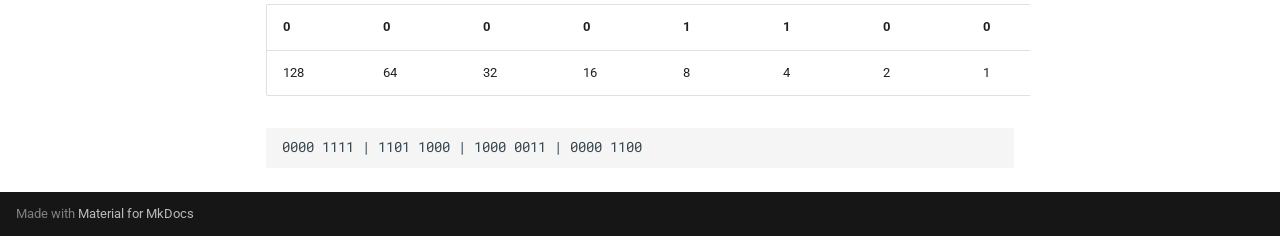
<file: Refreshers/binaryCounting/index.html>
<!doctype html>
<html lang="en" class="no-js">
  <head>
    
      <meta charset="utf-8">
      <meta name="viewport" content="width=device-width,initial-scale=1">
      
        <meta name="description" content="A portfolio to showcase Technical Writing">
      
      
      
        <link rel="canonical" href="https://docs.shoffindustrial.com/Refreshers/binaryCounting/">
      
      
        <link rel="prev" href="../../MQTT/specNotesMQTT/">
      
      
        <link rel="next" href="../hexCounting/">
      
      
        
      
      
      <link rel="icon" href="../../assets/images/favicon.png">
      <meta name="generator" content="mkdocs-1.6.1, mkdocs-material-9.7.6">
    
    
      
        <title>Binary Counting - Shoff Industrial Tech Library</title>
      
    
    
      <link rel="stylesheet" href="../../assets/stylesheets/main.484c7ddc.min.css">
      
      


    
    
      
    
    
      
        
        
        <link rel="preconnect" href="https://fonts.gstatic.com" crossorigin>
        <link rel="stylesheet" href="https://fonts.googleapis.com/css?family=Roboto:300,300i,400,400i,700,700i%7CRoboto+Mono:400,400i,700,700i&display=fallback">
        <style>:root{--md-text-font:"Roboto";--md-code-font:"Roboto Mono"}</style>
      
    
    
      <link rel="stylesheet" href="../../stylesheets/extra.css">
    
    <script>__md_scope=new URL("../..",location),__md_hash=e=>[...e].reduce(((e,_)=>(e<<5)-e+_.charCodeAt(0)),0),__md_get=(e,_=localStorage,t=__md_scope)=>JSON.parse(_.getItem(t.pathname+"."+e)),__md_set=(e,_,t=localStorage,a=__md_scope)=>{try{t.setItem(a.pathname+"."+e,JSON.stringify(_))}catch(e){}}</script>
    
      

    
    
  </head>
  
  
    <body dir="ltr">
  
    
    <input class="md-toggle" data-md-toggle="drawer" type="checkbox" id="__drawer" autocomplete="off">
    <input class="md-toggle" data-md-toggle="search" type="checkbox" id="__search" autocomplete="off">
    <label class="md-overlay" for="__drawer"></label>
    <div data-md-component="skip">
      
        
        <a href="#binary-counting" class="md-skip">
          Skip to content
        </a>
      
    </div>
    <div data-md-component="announce">
      
    </div>
    
    
      

  

<header class="md-header md-header--shadow" data-md-component="header">
  <nav class="md-header__inner md-grid" aria-label="Header">
    <a href="../.." title="Shoff Industrial Tech Library" class="md-header__button md-logo" aria-label="Shoff Industrial Tech Library" data-md-component="logo">
      
  
  <svg xmlns="http://www.w3.org/2000/svg" viewBox="0 0 24 24"><path d="M12 8a3 3 0 0 0 3-3 3 3 0 0 0-3-3 3 3 0 0 0-3 3 3 3 0 0 0 3 3m0 3.54C9.64 9.35 6.5 8 3 8v11c3.5 0 6.64 1.35 9 3.54 2.36-2.19 5.5-3.54 9-3.54V8c-3.5 0-6.64 1.35-9 3.54"/></svg>

    </a>
    <label class="md-header__button md-icon" for="__drawer">
      
      <svg xmlns="http://www.w3.org/2000/svg" viewBox="0 0 24 24"><path d="M3 6h18v2H3zm0 5h18v2H3zm0 5h18v2H3z"/></svg>
    </label>
    <div class="md-header__title" data-md-component="header-title">
      <div class="md-header__ellipsis">
        <div class="md-header__topic">
          <span class="md-ellipsis">
            Shoff Industrial Tech Library
          </span>
        </div>
        <div class="md-header__topic" data-md-component="header-topic">
          <span class="md-ellipsis">
            
              Binary Counting
            
          </span>
        </div>
      </div>
    </div>
    
    
      <script>var palette=__md_get("__palette");if(palette&&palette.color){if("(prefers-color-scheme)"===palette.color.media){var media=matchMedia("(prefers-color-scheme: light)"),input=document.querySelector(media.matches?"[data-md-color-media='(prefers-color-scheme: light)']":"[data-md-color-media='(prefers-color-scheme: dark)']");palette.color.media=input.getAttribute("data-md-color-media"),palette.color.scheme=input.getAttribute("data-md-color-scheme"),palette.color.primary=input.getAttribute("data-md-color-primary"),palette.color.accent=input.getAttribute("data-md-color-accent")}for(var[key,value]of Object.entries(palette.color))document.body.setAttribute("data-md-color-"+key,value)}</script>
    
    
    
      
      
        <label class="md-header__button md-icon" for="__search">
          
          <svg xmlns="http://www.w3.org/2000/svg" viewBox="0 0 24 24"><path d="M9.5 3A6.5 6.5 0 0 1 16 9.5c0 1.61-.59 3.09-1.56 4.23l.27.27h.79l5 5-1.5 1.5-5-5v-.79l-.27-.27A6.52 6.52 0 0 1 9.5 16 6.5 6.5 0 0 1 3 9.5 6.5 6.5 0 0 1 9.5 3m0 2C7 5 5 7 5 9.5S7 14 9.5 14 14 12 14 9.5 12 5 9.5 5"/></svg>
        </label>
        <div class="md-search" data-md-component="search" role="dialog">
  <label class="md-search__overlay" for="__search"></label>
  <div class="md-search__inner" role="search">
    <form class="md-search__form" name="search">
      <input type="text" class="md-search__input" name="query" aria-label="Search" placeholder="Search" autocapitalize="off" autocorrect="off" autocomplete="off" spellcheck="false" data-md-component="search-query" required>
      <label class="md-search__icon md-icon" for="__search">
        
        <svg xmlns="http://www.w3.org/2000/svg" viewBox="0 0 24 24"><path d="M9.5 3A6.5 6.5 0 0 1 16 9.5c0 1.61-.59 3.09-1.56 4.23l.27.27h.79l5 5-1.5 1.5-5-5v-.79l-.27-.27A6.52 6.52 0 0 1 9.5 16 6.5 6.5 0 0 1 3 9.5 6.5 6.5 0 0 1 9.5 3m0 2C7 5 5 7 5 9.5S7 14 9.5 14 14 12 14 9.5 12 5 9.5 5"/></svg>
        
        <svg xmlns="http://www.w3.org/2000/svg" viewBox="0 0 24 24"><path d="M20 11v2H8l5.5 5.5-1.42 1.42L4.16 12l7.92-7.92L13.5 5.5 8 11z"/></svg>
      </label>
      <nav class="md-search__options" aria-label="Search">
        
        <button type="reset" class="md-search__icon md-icon" title="Clear" aria-label="Clear" tabindex="-1">
          
          <svg xmlns="http://www.w3.org/2000/svg" viewBox="0 0 24 24"><path d="M19 6.41 17.59 5 12 10.59 6.41 5 5 6.41 10.59 12 5 17.59 6.41 19 12 13.41 17.59 19 19 17.59 13.41 12z"/></svg>
        </button>
      </nav>
      
    </form>
    <div class="md-search__output">
      <div class="md-search__scrollwrap" tabindex="0" data-md-scrollfix>
        <div class="md-search-result" data-md-component="search-result">
          <div class="md-search-result__meta">
            Initializing search
          </div>
          <ol class="md-search-result__list" role="presentation"></ol>
        </div>
      </div>
    </div>
  </div>
</div>
      
    
    
      <div class="md-header__source">
        <a href="https://github.com/ShoffIndustrial/TechLibrary" title="Go to repository" class="md-source" data-md-component="source">
  <div class="md-source__icon md-icon">
    
    <svg xmlns="http://www.w3.org/2000/svg" viewBox="0 0 448 512"><!--! Font Awesome Free 7.1.0 by @fontawesome - https://fontawesome.com License - https://fontawesome.com/license/free (Icons: CC BY 4.0, Fonts: SIL OFL 1.1, Code: MIT License) Copyright 2025 Fonticons, Inc.--><path d="M439.6 236.1 244 40.5c-5.4-5.5-12.8-8.5-20.4-8.5s-15 3-20.4 8.4L162.5 81l51.5 51.5c27.1-9.1 52.7 16.8 43.4 43.7l49.7 49.7c34.2-11.8 61.2 31 35.5 56.7-26.5 26.5-70.2-2.9-56-37.3L240.3 199v121.9c25.3 12.5 22.3 41.8 9.1 55-6.4 6.4-15.2 10.1-24.3 10.1s-17.8-3.6-24.3-10.1c-17.6-17.6-11.1-46.9 11.2-56v-123c-20.8-8.5-24.6-30.7-18.6-45L142.6 101 8.5 235.1C3 240.6 0 247.9 0 255.5s3 15 8.5 20.4l195.6 195.7c5.4 5.4 12.7 8.4 20.4 8.4s15-3 20.4-8.4l194.7-194.7c5.4-5.4 8.4-12.8 8.4-20.4s-3-15-8.4-20.4"/></svg>
  </div>
  <div class="md-source__repository">
    GitHub
  </div>
</a>
      </div>
    
  </nav>
  
</header>
    
    <div class="md-container" data-md-component="container">
      
      
        
          
        
      
      <main class="md-main" data-md-component="main">
        <div class="md-main__inner md-grid">
          
            
              
              <div class="md-sidebar md-sidebar--primary" data-md-component="sidebar" data-md-type="navigation" >
                <div class="md-sidebar__scrollwrap">
                  <div class="md-sidebar__inner">
                    



<nav class="md-nav md-nav--primary" aria-label="Navigation" data-md-level="0">
  <label class="md-nav__title" for="__drawer">
    <a href="../.." title="Shoff Industrial Tech Library" class="md-nav__button md-logo" aria-label="Shoff Industrial Tech Library" data-md-component="logo">
      
  
  <svg xmlns="http://www.w3.org/2000/svg" viewBox="0 0 24 24"><path d="M12 8a3 3 0 0 0 3-3 3 3 0 0 0-3-3 3 3 0 0 0-3 3 3 3 0 0 0 3 3m0 3.54C9.64 9.35 6.5 8 3 8v11c3.5 0 6.64 1.35 9 3.54 2.36-2.19 5.5-3.54 9-3.54V8c-3.5 0-6.64 1.35-9 3.54"/></svg>

    </a>
    Shoff Industrial Tech Library
  </label>
  
    <div class="md-nav__source">
      <a href="https://github.com/ShoffIndustrial/TechLibrary" title="Go to repository" class="md-source" data-md-component="source">
  <div class="md-source__icon md-icon">
    
    <svg xmlns="http://www.w3.org/2000/svg" viewBox="0 0 448 512"><!--! Font Awesome Free 7.1.0 by @fontawesome - https://fontawesome.com License - https://fontawesome.com/license/free (Icons: CC BY 4.0, Fonts: SIL OFL 1.1, Code: MIT License) Copyright 2025 Fonticons, Inc.--><path d="M439.6 236.1 244 40.5c-5.4-5.5-12.8-8.5-20.4-8.5s-15 3-20.4 8.4L162.5 81l51.5 51.5c27.1-9.1 52.7 16.8 43.4 43.7l49.7 49.7c34.2-11.8 61.2 31 35.5 56.7-26.5 26.5-70.2-2.9-56-37.3L240.3 199v121.9c25.3 12.5 22.3 41.8 9.1 55-6.4 6.4-15.2 10.1-24.3 10.1s-17.8-3.6-24.3-10.1c-17.6-17.6-11.1-46.9 11.2-56v-123c-20.8-8.5-24.6-30.7-18.6-45L142.6 101 8.5 235.1C3 240.6 0 247.9 0 255.5s3 15 8.5 20.4l195.6 195.7c5.4 5.4 12.7 8.4 20.4 8.4s15-3 20.4-8.4l194.7-194.7c5.4-5.4 8.4-12.8 8.4-20.4s-3-15-8.4-20.4"/></svg>
  </div>
  <div class="md-source__repository">
    GitHub
  </div>
</a>
    </div>
  
  <ul class="md-nav__list" data-md-scrollfix>
    
      
      
  
  
  
  
    <li class="md-nav__item">
      <a href="../.." class="md-nav__link">
        
  
  
  <span class="md-ellipsis">
    
  
    Home
  

    
  </span>
  
  

      </a>
    </li>
  

    
      
      
  
  
  
  
    <li class="md-nav__item">
      <a href="../../TOC/" class="md-nav__link">
        
  
  
  <span class="md-ellipsis">
    
  
    Table of Contents
  

    
  </span>
  
  

      </a>
    </li>
  

    
      
      
  
  
  
  
    
    
    
    
    
    <li class="md-nav__item md-nav__item--nested">
      
        
        
        <input class="md-nav__toggle md-toggle " type="checkbox" id="__nav_3" >
        
          
          <label class="md-nav__link" for="__nav_3" id="__nav_3_label" tabindex="0">
            
  
  
  <span class="md-ellipsis">
    
  
    MQTT
  

    
  </span>
  
  

            <span class="md-nav__icon md-icon"></span>
          </label>
        
        <nav class="md-nav" data-md-level="1" aria-labelledby="__nav_3_label" aria-expanded="false">
          <label class="md-nav__title" for="__nav_3">
            <span class="md-nav__icon md-icon"></span>
            
  
    MQTT
  

          </label>
          <ul class="md-nav__list" data-md-scrollfix>
            
              
                
  
  
  
  
    <li class="md-nav__item">
      <a href="../../MQTT/specNotesMQTT/" class="md-nav__link">
        
  
  
  <span class="md-ellipsis">
    
  
    MQTT Specification Notes
  

    
  </span>
  
  

      </a>
    </li>
  

              
            
          </ul>
        </nav>
      
    </li>
  

    
      
      
  
  
    
  
  
  
    
    
    
    
    
    <li class="md-nav__item md-nav__item--active md-nav__item--nested">
      
        
        
        <input class="md-nav__toggle md-toggle " type="checkbox" id="__nav_4" checked>
        
          
          <label class="md-nav__link" for="__nav_4" id="__nav_4_label" tabindex="0">
            
  
  
  <span class="md-ellipsis">
    
  
    Refreshers
  

    
  </span>
  
  

            <span class="md-nav__icon md-icon"></span>
          </label>
        
        <nav class="md-nav" data-md-level="1" aria-labelledby="__nav_4_label" aria-expanded="true">
          <label class="md-nav__title" for="__nav_4">
            <span class="md-nav__icon md-icon"></span>
            
  
    Refreshers
  

          </label>
          <ul class="md-nav__list" data-md-scrollfix>
            
              
                
  
  
    
  
  
  
    <li class="md-nav__item md-nav__item--active">
      
      <input class="md-nav__toggle md-toggle" type="checkbox" id="__toc">
      
      
        
      
      
        <label class="md-nav__link md-nav__link--active" for="__toc">
          
  
  
  <span class="md-ellipsis">
    
  
    Binary Counting
  

    
  </span>
  
  

          <span class="md-nav__icon md-icon"></span>
        </label>
      
      <a href="./" class="md-nav__link md-nav__link--active">
        
  
  
  <span class="md-ellipsis">
    
  
    Binary Counting
  

    
  </span>
  
  

      </a>
      
        

<nav class="md-nav md-nav--secondary" aria-label="Table of contents">
  
  
  
    
  
  
    <label class="md-nav__title" for="__toc">
      <span class="md-nav__icon md-icon"></span>
      Table of contents
    </label>
    <ul class="md-nav__list" data-md-component="toc" data-md-scrollfix>
      
        <li class="md-nav__item">
  <a href="#bits" class="md-nav__link">
    <span class="md-ellipsis">
      
        Bits
      
    </span>
  </a>
  
</li>
      
        <li class="md-nav__item">
  <a href="#two-byte-integer" class="md-nav__link">
    <span class="md-ellipsis">
      
        Two Byte Integer
      
    </span>
  </a>
  
    <nav class="md-nav" aria-label="Two Byte Integer">
      <ul class="md-nav__list">
        
          <li class="md-nav__item">
  <a href="#example-17555" class="md-nav__link">
    <span class="md-ellipsis">
      
        Example: 17555
      
    </span>
  </a>
  
    <nav class="md-nav" aria-label="Example: 17555">
      <ul class="md-nav__list">
        
          <li class="md-nav__item">
  <a href="#first-byte-msb" class="md-nav__link">
    <span class="md-ellipsis">
      
        First Byte (MSB)
      
    </span>
  </a>
  
</li>
        
          <li class="md-nav__item">
  <a href="#least-significant-byte-lsb" class="md-nav__link">
    <span class="md-ellipsis">
      
        Least Significant Byte (LSB)
      
    </span>
  </a>
  
</li>
        
      </ul>
    </nav>
  
</li>
        
      </ul>
    </nav>
  
</li>
      
        <li class="md-nav__item">
  <a href="#four-byte-integer" class="md-nav__link">
    <span class="md-ellipsis">
      
        Four Byte Integer
      
    </span>
  </a>
  
    <nav class="md-nav" aria-label="Four Byte Integer">
      <ul class="md-nav__list">
        
          <li class="md-nav__item">
  <a href="#example-265847564" class="md-nav__link">
    <span class="md-ellipsis">
      
        Example: 265,847,564
      
    </span>
  </a>
  
    <nav class="md-nav" aria-label="Example: 265,847,564">
      <ul class="md-nav__list">
        
          <li class="md-nav__item">
  <a href="#first-byte-msb_1" class="md-nav__link">
    <span class="md-ellipsis">
      
        First Byte (MSB)
      
    </span>
  </a>
  
</li>
        
          <li class="md-nav__item">
  <a href="#second-byte" class="md-nav__link">
    <span class="md-ellipsis">
      
        Second Byte
      
    </span>
  </a>
  
</li>
        
          <li class="md-nav__item">
  <a href="#third-byte" class="md-nav__link">
    <span class="md-ellipsis">
      
        Third Byte
      
    </span>
  </a>
  
</li>
        
          <li class="md-nav__item">
  <a href="#least-significant-byte-lsb_1" class="md-nav__link">
    <span class="md-ellipsis">
      
        Least Significant Byte (LSB)
      
    </span>
  </a>
  
</li>
        
      </ul>
    </nav>
  
</li>
        
      </ul>
    </nav>
  
</li>
      
    </ul>
  
</nav>
      
    </li>
  

              
            
              
                
  
  
  
  
    <li class="md-nav__item">
      <a href="../hexCounting/" class="md-nav__link">
        
  
  
  <span class="md-ellipsis">
    
  
    Hex Counting / Binary Conversion
  

    
  </span>
  
  

      </a>
    </li>
  

              
            
          </ul>
        </nav>
      
    </li>
  

    
  </ul>
</nav>
                  </div>
                </div>
              </div>
            
            
              
              <div class="md-sidebar md-sidebar--secondary" data-md-component="sidebar" data-md-type="toc" >
                <div class="md-sidebar__scrollwrap">
                  <div class="md-sidebar__inner">
                    

<nav class="md-nav md-nav--secondary" aria-label="Table of contents">
  
  
  
    
  
  
    <label class="md-nav__title" for="__toc">
      <span class="md-nav__icon md-icon"></span>
      Table of contents
    </label>
    <ul class="md-nav__list" data-md-component="toc" data-md-scrollfix>
      
        <li class="md-nav__item">
  <a href="#bits" class="md-nav__link">
    <span class="md-ellipsis">
      
        Bits
      
    </span>
  </a>
  
</li>
      
        <li class="md-nav__item">
  <a href="#two-byte-integer" class="md-nav__link">
    <span class="md-ellipsis">
      
        Two Byte Integer
      
    </span>
  </a>
  
    <nav class="md-nav" aria-label="Two Byte Integer">
      <ul class="md-nav__list">
        
          <li class="md-nav__item">
  <a href="#example-17555" class="md-nav__link">
    <span class="md-ellipsis">
      
        Example: 17555
      
    </span>
  </a>
  
    <nav class="md-nav" aria-label="Example: 17555">
      <ul class="md-nav__list">
        
          <li class="md-nav__item">
  <a href="#first-byte-msb" class="md-nav__link">
    <span class="md-ellipsis">
      
        First Byte (MSB)
      
    </span>
  </a>
  
</li>
        
          <li class="md-nav__item">
  <a href="#least-significant-byte-lsb" class="md-nav__link">
    <span class="md-ellipsis">
      
        Least Significant Byte (LSB)
      
    </span>
  </a>
  
</li>
        
      </ul>
    </nav>
  
</li>
        
      </ul>
    </nav>
  
</li>
      
        <li class="md-nav__item">
  <a href="#four-byte-integer" class="md-nav__link">
    <span class="md-ellipsis">
      
        Four Byte Integer
      
    </span>
  </a>
  
    <nav class="md-nav" aria-label="Four Byte Integer">
      <ul class="md-nav__list">
        
          <li class="md-nav__item">
  <a href="#example-265847564" class="md-nav__link">
    <span class="md-ellipsis">
      
        Example: 265,847,564
      
    </span>
  </a>
  
    <nav class="md-nav" aria-label="Example: 265,847,564">
      <ul class="md-nav__list">
        
          <li class="md-nav__item">
  <a href="#first-byte-msb_1" class="md-nav__link">
    <span class="md-ellipsis">
      
        First Byte (MSB)
      
    </span>
  </a>
  
</li>
        
          <li class="md-nav__item">
  <a href="#second-byte" class="md-nav__link">
    <span class="md-ellipsis">
      
        Second Byte
      
    </span>
  </a>
  
</li>
        
          <li class="md-nav__item">
  <a href="#third-byte" class="md-nav__link">
    <span class="md-ellipsis">
      
        Third Byte
      
    </span>
  </a>
  
</li>
        
          <li class="md-nav__item">
  <a href="#least-significant-byte-lsb_1" class="md-nav__link">
    <span class="md-ellipsis">
      
        Least Significant Byte (LSB)
      
    </span>
  </a>
  
</li>
        
      </ul>
    </nav>
  
</li>
        
      </ul>
    </nav>
  
</li>
      
    </ul>
  
</nav>
                  </div>
                </div>
              </div>
            
          
          
            <div class="md-content" data-md-component="content">
              
              <article class="md-content__inner md-typeset">
                
                  


  
  


<h1 id="binary-counting">Binary Counting</h1>
<h2 id="bits">Bits</h2>
<p>Bits in a byte are labelled 7 -&gt; 0 with bit 7 being the most significant. Least significant is 0.</p>
<h2 id="two-byte-integer">Two Byte Integer</h2>
<p>It is a 16 bit unsigned integers in big-endian order. The high order byte precedes the lower order byte. This means a 16 bit word is presented as MSB then LSB.</p>
<h3 id="example-17555">Example: 17555</h3>
<h4 id="first-byte-msb">First Byte (MSB)</h4>
<table>
<thead>
<tr>
<th>0</th>
<th>1</th>
<th>0</th>
<th>0</th>
<th>0</th>
<th>1</th>
<th>0</th>
<th>0</th>
</tr>
</thead>
<tbody>
<tr>
<td>32768</td>
<td>16384</td>
<td>8192</td>
<td>4096</td>
<td>2048</td>
<td>1024</td>
<td>512</td>
<td>256</td>
</tr>
</tbody>
</table>
<h4 id="least-significant-byte-lsb">Least Significant Byte (LSB)</h4>
<table>
<thead>
<tr>
<th>1</th>
<th>0</th>
<th>0</th>
<th>1</th>
<th>0</th>
<th>0</th>
<th>1</th>
<th>1</th>
</tr>
</thead>
<tbody>
<tr>
<td>128</td>
<td>64</td>
<td>32</td>
<td>16</td>
<td>8</td>
<td>4</td>
<td>2</td>
<td>1</td>
</tr>
</tbody>
</table>
<pre><code>0100 0100 | 1001 0011
</code></pre>
<hr />
<h2 id="four-byte-integer">Four Byte Integer</h2>
<p>Similar to two byte but using 32 bits instead of 16.</p>
<h3 id="example-265847564">Example: 265,847,564</h3>
<h4 id="first-byte-msb_1">First Byte (MSB)</h4>
<table>
<thead>
<tr>
<th>0</th>
<th>0</th>
<th>0</th>
<th>0</th>
<th>1</th>
<th>1</th>
<th>1</th>
<th>1</th>
</tr>
</thead>
<tbody>
<tr>
<td>2,147,483,648</td>
<td>1,073,741,824</td>
<td>536,870,912</td>
<td>268,435,456</td>
<td>134,217,728</td>
<td>67,108,864</td>
<td>33,554,432</td>
<td>16,777,216</td>
</tr>
</tbody>
</table>
<h4 id="second-byte">Second Byte</h4>
<table>
<thead>
<tr>
<th>1</th>
<th>1</th>
<th>0</th>
<th>1</th>
<th>1</th>
<th>0</th>
<th>0</th>
<th>0</th>
</tr>
</thead>
<tbody>
<tr>
<td>8,388,608</td>
<td>4,194,304</td>
<td>2,097,152</td>
<td>1,048,576</td>
<td>524,288</td>
<td>262,144</td>
<td>131,072</td>
<td>65,536</td>
</tr>
</tbody>
</table>
<h4 id="third-byte">Third Byte</h4>
<table>
<thead>
<tr>
<th>1</th>
<th>0</th>
<th>0</th>
<th>0</th>
<th>0</th>
<th>0</th>
<th>1</th>
<th>1</th>
</tr>
</thead>
<tbody>
<tr>
<td>32,768</td>
<td>16,384</td>
<td>8,192</td>
<td>4,096</td>
<td>2,048</td>
<td>1,024</td>
<td>512</td>
<td>256</td>
</tr>
</tbody>
</table>
<h4 id="least-significant-byte-lsb_1">Least Significant Byte (LSB)</h4>
<table>
<thead>
<tr>
<th>0</th>
<th>0</th>
<th>0</th>
<th>0</th>
<th>1</th>
<th>1</th>
<th>0</th>
<th>0</th>
</tr>
</thead>
<tbody>
<tr>
<td>128</td>
<td>64</td>
<td>32</td>
<td>16</td>
<td>8</td>
<td>4</td>
<td>2</td>
<td>1</td>
</tr>
</tbody>
</table>
<pre><code>0000 1111 | 1101 1000 | 1000 0011 | 0000 1100
</code></pre>












                
              </article>
            </div>
          
          
<script>var target=document.getElementById(location.hash.slice(1));target&&target.name&&(target.checked=target.name.startsWith("__tabbed_"))</script>
        </div>
        
      </main>
      
        <footer class="md-footer">
  
  <div class="md-footer-meta md-typeset">
    <div class="md-footer-meta__inner md-grid">
      <div class="md-copyright">
  
  
    Made with
    <a href="https://squidfunk.github.io/mkdocs-material/" target="_blank" rel="noopener">
      Material for MkDocs
    </a>
  
</div>
      
    </div>
  </div>
</footer>
      
    </div>
    <div class="md-dialog" data-md-component="dialog">
      <div class="md-dialog__inner md-typeset"></div>
    </div>
    
    
    
      
      
      <script id="__config" type="application/json">{"annotate": null, "base": "../..", "features": [], "search": "../../assets/javascripts/workers/search.2c215733.min.js", "tags": null, "translations": {"clipboard.copied": "Copied to clipboard", "clipboard.copy": "Copy to clipboard", "search.result.more.one": "1 more on this page", "search.result.more.other": "# more on this page", "search.result.none": "No matching documents", "search.result.one": "1 matching document", "search.result.other": "# matching documents", "search.result.placeholder": "Type to start searching", "search.result.term.missing": "Missing", "select.version": "Select version"}, "version": null}</script>
    
    
      <script src="../../assets/javascripts/bundle.79ae519e.min.js"></script>
      
    
  </body>
</html>
</file>
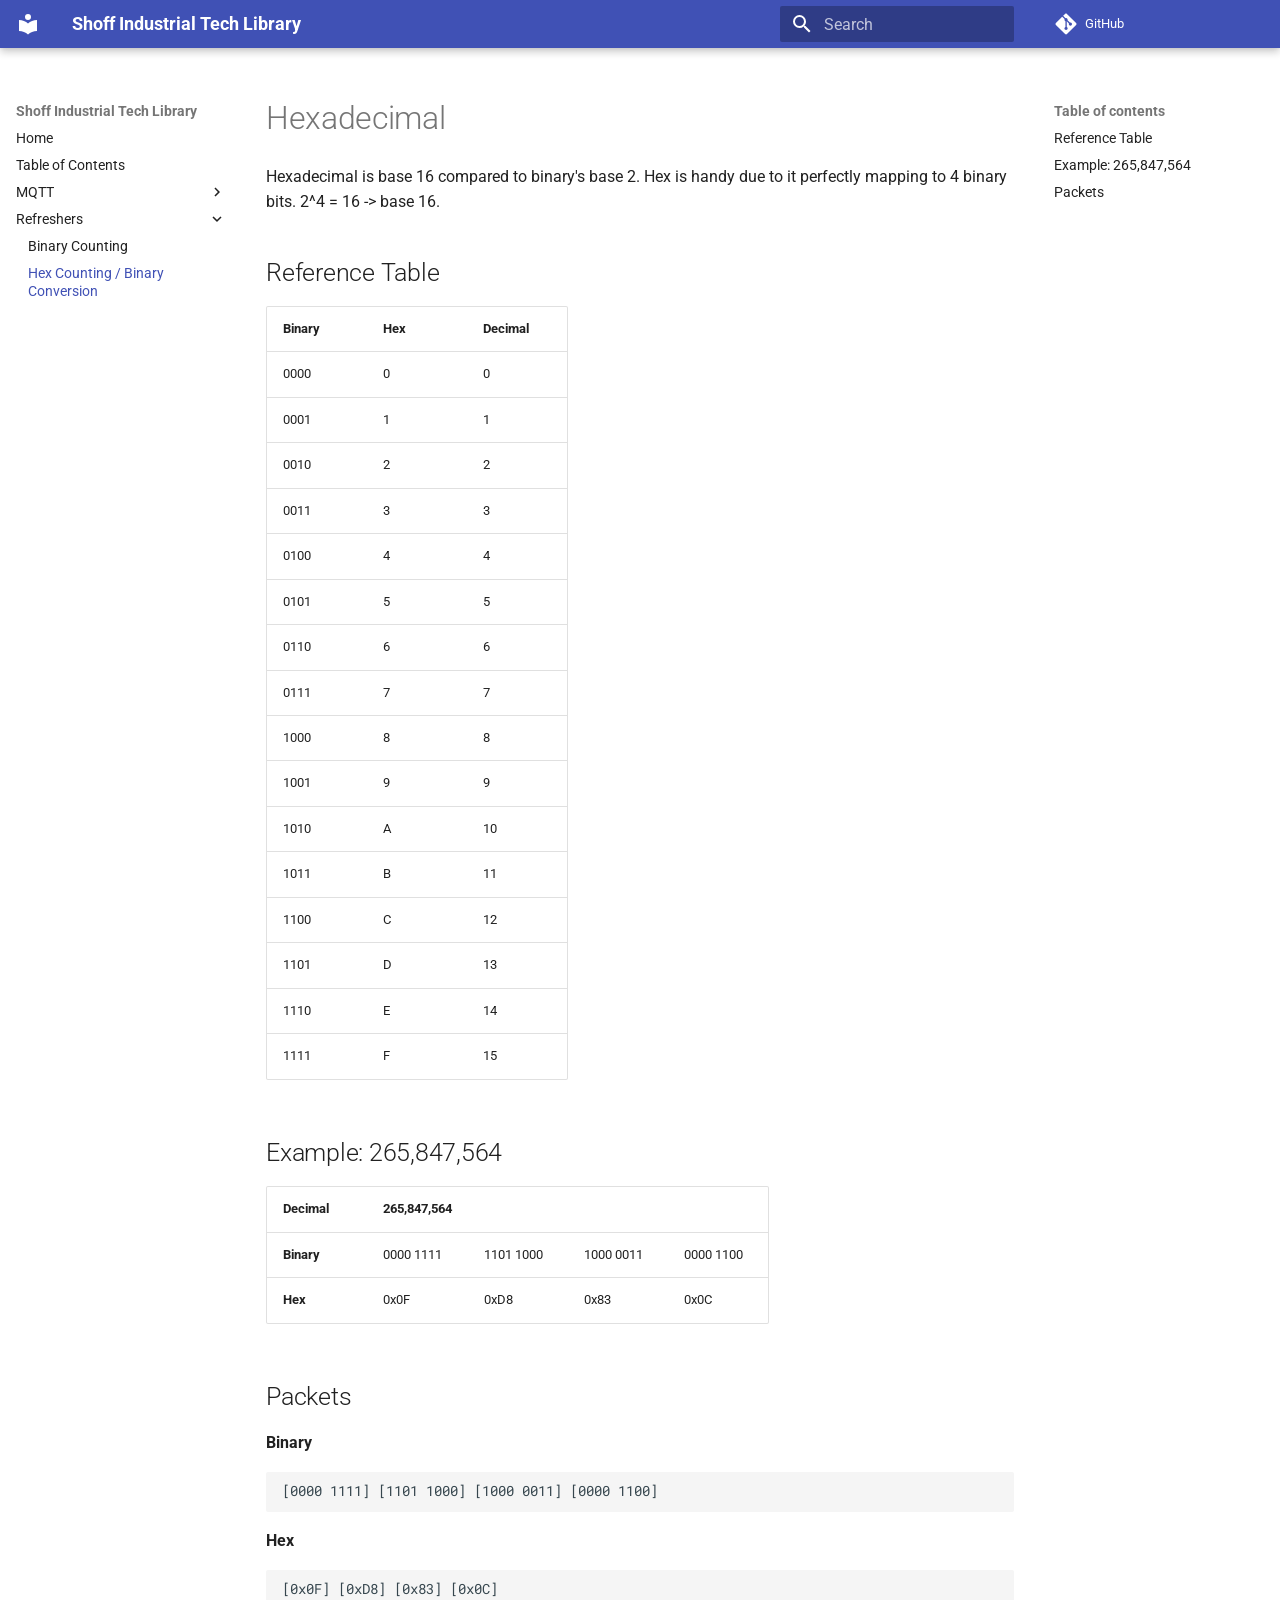
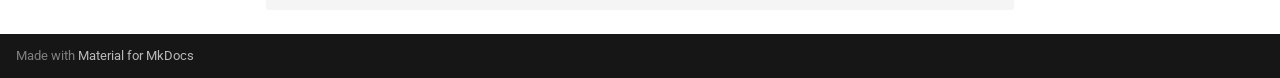
<file: Refreshers/hexCounting/index.html>
<!doctype html>
<html lang="en" class="no-js">
  <head>
    
      <meta charset="utf-8">
      <meta name="viewport" content="width=device-width,initial-scale=1">
      
        <meta name="description" content="A portfolio to showcase Technical Writing">
      
      
      
        <link rel="canonical" href="https://docs.shoffindustrial.com/Refreshers/hexCounting/">
      
      
        <link rel="prev" href="../binaryCounting/">
      
      
      
        
      
      
      <link rel="icon" href="../../assets/images/favicon.png">
      <meta name="generator" content="mkdocs-1.6.1, mkdocs-material-9.7.6">
    
    
      
        <title>Hex Counting / Binary Conversion - Shoff Industrial Tech Library</title>
      
    
    
      <link rel="stylesheet" href="../../assets/stylesheets/main.484c7ddc.min.css">
      
      


    
    
      
    
    
      
        
        
        <link rel="preconnect" href="https://fonts.gstatic.com" crossorigin>
        <link rel="stylesheet" href="https://fonts.googleapis.com/css?family=Roboto:300,300i,400,400i,700,700i%7CRoboto+Mono:400,400i,700,700i&display=fallback">
        <style>:root{--md-text-font:"Roboto";--md-code-font:"Roboto Mono"}</style>
      
    
    
      <link rel="stylesheet" href="../../stylesheets/extra.css">
    
    <script>__md_scope=new URL("../..",location),__md_hash=e=>[...e].reduce(((e,_)=>(e<<5)-e+_.charCodeAt(0)),0),__md_get=(e,_=localStorage,t=__md_scope)=>JSON.parse(_.getItem(t.pathname+"."+e)),__md_set=(e,_,t=localStorage,a=__md_scope)=>{try{t.setItem(a.pathname+"."+e,JSON.stringify(_))}catch(e){}}</script>
    
      

    
    
  </head>
  
  
    <body dir="ltr">
  
    
    <input class="md-toggle" data-md-toggle="drawer" type="checkbox" id="__drawer" autocomplete="off">
    <input class="md-toggle" data-md-toggle="search" type="checkbox" id="__search" autocomplete="off">
    <label class="md-overlay" for="__drawer"></label>
    <div data-md-component="skip">
      
        
        <a href="#hexadecimal" class="md-skip">
          Skip to content
        </a>
      
    </div>
    <div data-md-component="announce">
      
    </div>
    
    
      

  

<header class="md-header md-header--shadow" data-md-component="header">
  <nav class="md-header__inner md-grid" aria-label="Header">
    <a href="../.." title="Shoff Industrial Tech Library" class="md-header__button md-logo" aria-label="Shoff Industrial Tech Library" data-md-component="logo">
      
  
  <svg xmlns="http://www.w3.org/2000/svg" viewBox="0 0 24 24"><path d="M12 8a3 3 0 0 0 3-3 3 3 0 0 0-3-3 3 3 0 0 0-3 3 3 3 0 0 0 3 3m0 3.54C9.64 9.35 6.5 8 3 8v11c3.5 0 6.64 1.35 9 3.54 2.36-2.19 5.5-3.54 9-3.54V8c-3.5 0-6.64 1.35-9 3.54"/></svg>

    </a>
    <label class="md-header__button md-icon" for="__drawer">
      
      <svg xmlns="http://www.w3.org/2000/svg" viewBox="0 0 24 24"><path d="M3 6h18v2H3zm0 5h18v2H3zm0 5h18v2H3z"/></svg>
    </label>
    <div class="md-header__title" data-md-component="header-title">
      <div class="md-header__ellipsis">
        <div class="md-header__topic">
          <span class="md-ellipsis">
            Shoff Industrial Tech Library
          </span>
        </div>
        <div class="md-header__topic" data-md-component="header-topic">
          <span class="md-ellipsis">
            
              Hex Counting / Binary Conversion
            
          </span>
        </div>
      </div>
    </div>
    
    
      <script>var palette=__md_get("__palette");if(palette&&palette.color){if("(prefers-color-scheme)"===palette.color.media){var media=matchMedia("(prefers-color-scheme: light)"),input=document.querySelector(media.matches?"[data-md-color-media='(prefers-color-scheme: light)']":"[data-md-color-media='(prefers-color-scheme: dark)']");palette.color.media=input.getAttribute("data-md-color-media"),palette.color.scheme=input.getAttribute("data-md-color-scheme"),palette.color.primary=input.getAttribute("data-md-color-primary"),palette.color.accent=input.getAttribute("data-md-color-accent")}for(var[key,value]of Object.entries(palette.color))document.body.setAttribute("data-md-color-"+key,value)}</script>
    
    
    
      
      
        <label class="md-header__button md-icon" for="__search">
          
          <svg xmlns="http://www.w3.org/2000/svg" viewBox="0 0 24 24"><path d="M9.5 3A6.5 6.5 0 0 1 16 9.5c0 1.61-.59 3.09-1.56 4.23l.27.27h.79l5 5-1.5 1.5-5-5v-.79l-.27-.27A6.52 6.52 0 0 1 9.5 16 6.5 6.5 0 0 1 3 9.5 6.5 6.5 0 0 1 9.5 3m0 2C7 5 5 7 5 9.5S7 14 9.5 14 14 12 14 9.5 12 5 9.5 5"/></svg>
        </label>
        <div class="md-search" data-md-component="search" role="dialog">
  <label class="md-search__overlay" for="__search"></label>
  <div class="md-search__inner" role="search">
    <form class="md-search__form" name="search">
      <input type="text" class="md-search__input" name="query" aria-label="Search" placeholder="Search" autocapitalize="off" autocorrect="off" autocomplete="off" spellcheck="false" data-md-component="search-query" required>
      <label class="md-search__icon md-icon" for="__search">
        
        <svg xmlns="http://www.w3.org/2000/svg" viewBox="0 0 24 24"><path d="M9.5 3A6.5 6.5 0 0 1 16 9.5c0 1.61-.59 3.09-1.56 4.23l.27.27h.79l5 5-1.5 1.5-5-5v-.79l-.27-.27A6.52 6.52 0 0 1 9.5 16 6.5 6.5 0 0 1 3 9.5 6.5 6.5 0 0 1 9.5 3m0 2C7 5 5 7 5 9.5S7 14 9.5 14 14 12 14 9.5 12 5 9.5 5"/></svg>
        
        <svg xmlns="http://www.w3.org/2000/svg" viewBox="0 0 24 24"><path d="M20 11v2H8l5.5 5.5-1.42 1.42L4.16 12l7.92-7.92L13.5 5.5 8 11z"/></svg>
      </label>
      <nav class="md-search__options" aria-label="Search">
        
        <button type="reset" class="md-search__icon md-icon" title="Clear" aria-label="Clear" tabindex="-1">
          
          <svg xmlns="http://www.w3.org/2000/svg" viewBox="0 0 24 24"><path d="M19 6.41 17.59 5 12 10.59 6.41 5 5 6.41 10.59 12 5 17.59 6.41 19 12 13.41 17.59 19 19 17.59 13.41 12z"/></svg>
        </button>
      </nav>
      
    </form>
    <div class="md-search__output">
      <div class="md-search__scrollwrap" tabindex="0" data-md-scrollfix>
        <div class="md-search-result" data-md-component="search-result">
          <div class="md-search-result__meta">
            Initializing search
          </div>
          <ol class="md-search-result__list" role="presentation"></ol>
        </div>
      </div>
    </div>
  </div>
</div>
      
    
    
      <div class="md-header__source">
        <a href="https://github.com/ShoffIndustrial/TechLibrary" title="Go to repository" class="md-source" data-md-component="source">
  <div class="md-source__icon md-icon">
    
    <svg xmlns="http://www.w3.org/2000/svg" viewBox="0 0 448 512"><!--! Font Awesome Free 7.1.0 by @fontawesome - https://fontawesome.com License - https://fontawesome.com/license/free (Icons: CC BY 4.0, Fonts: SIL OFL 1.1, Code: MIT License) Copyright 2025 Fonticons, Inc.--><path d="M439.6 236.1 244 40.5c-5.4-5.5-12.8-8.5-20.4-8.5s-15 3-20.4 8.4L162.5 81l51.5 51.5c27.1-9.1 52.7 16.8 43.4 43.7l49.7 49.7c34.2-11.8 61.2 31 35.5 56.7-26.5 26.5-70.2-2.9-56-37.3L240.3 199v121.9c25.3 12.5 22.3 41.8 9.1 55-6.4 6.4-15.2 10.1-24.3 10.1s-17.8-3.6-24.3-10.1c-17.6-17.6-11.1-46.9 11.2-56v-123c-20.8-8.5-24.6-30.7-18.6-45L142.6 101 8.5 235.1C3 240.6 0 247.9 0 255.5s3 15 8.5 20.4l195.6 195.7c5.4 5.4 12.7 8.4 20.4 8.4s15-3 20.4-8.4l194.7-194.7c5.4-5.4 8.4-12.8 8.4-20.4s-3-15-8.4-20.4"/></svg>
  </div>
  <div class="md-source__repository">
    GitHub
  </div>
</a>
      </div>
    
  </nav>
  
</header>
    
    <div class="md-container" data-md-component="container">
      
      
        
          
        
      
      <main class="md-main" data-md-component="main">
        <div class="md-main__inner md-grid">
          
            
              
              <div class="md-sidebar md-sidebar--primary" data-md-component="sidebar" data-md-type="navigation" >
                <div class="md-sidebar__scrollwrap">
                  <div class="md-sidebar__inner">
                    



<nav class="md-nav md-nav--primary" aria-label="Navigation" data-md-level="0">
  <label class="md-nav__title" for="__drawer">
    <a href="../.." title="Shoff Industrial Tech Library" class="md-nav__button md-logo" aria-label="Shoff Industrial Tech Library" data-md-component="logo">
      
  
  <svg xmlns="http://www.w3.org/2000/svg" viewBox="0 0 24 24"><path d="M12 8a3 3 0 0 0 3-3 3 3 0 0 0-3-3 3 3 0 0 0-3 3 3 3 0 0 0 3 3m0 3.54C9.64 9.35 6.5 8 3 8v11c3.5 0 6.64 1.35 9 3.54 2.36-2.19 5.5-3.54 9-3.54V8c-3.5 0-6.64 1.35-9 3.54"/></svg>

    </a>
    Shoff Industrial Tech Library
  </label>
  
    <div class="md-nav__source">
      <a href="https://github.com/ShoffIndustrial/TechLibrary" title="Go to repository" class="md-source" data-md-component="source">
  <div class="md-source__icon md-icon">
    
    <svg xmlns="http://www.w3.org/2000/svg" viewBox="0 0 448 512"><!--! Font Awesome Free 7.1.0 by @fontawesome - https://fontawesome.com License - https://fontawesome.com/license/free (Icons: CC BY 4.0, Fonts: SIL OFL 1.1, Code: MIT License) Copyright 2025 Fonticons, Inc.--><path d="M439.6 236.1 244 40.5c-5.4-5.5-12.8-8.5-20.4-8.5s-15 3-20.4 8.4L162.5 81l51.5 51.5c27.1-9.1 52.7 16.8 43.4 43.7l49.7 49.7c34.2-11.8 61.2 31 35.5 56.7-26.5 26.5-70.2-2.9-56-37.3L240.3 199v121.9c25.3 12.5 22.3 41.8 9.1 55-6.4 6.4-15.2 10.1-24.3 10.1s-17.8-3.6-24.3-10.1c-17.6-17.6-11.1-46.9 11.2-56v-123c-20.8-8.5-24.6-30.7-18.6-45L142.6 101 8.5 235.1C3 240.6 0 247.9 0 255.5s3 15 8.5 20.4l195.6 195.7c5.4 5.4 12.7 8.4 20.4 8.4s15-3 20.4-8.4l194.7-194.7c5.4-5.4 8.4-12.8 8.4-20.4s-3-15-8.4-20.4"/></svg>
  </div>
  <div class="md-source__repository">
    GitHub
  </div>
</a>
    </div>
  
  <ul class="md-nav__list" data-md-scrollfix>
    
      
      
  
  
  
  
    <li class="md-nav__item">
      <a href="../.." class="md-nav__link">
        
  
  
  <span class="md-ellipsis">
    
  
    Home
  

    
  </span>
  
  

      </a>
    </li>
  

    
      
      
  
  
  
  
    <li class="md-nav__item">
      <a href="../../TOC/" class="md-nav__link">
        
  
  
  <span class="md-ellipsis">
    
  
    Table of Contents
  

    
  </span>
  
  

      </a>
    </li>
  

    
      
      
  
  
  
  
    
    
    
    
    
    <li class="md-nav__item md-nav__item--nested">
      
        
        
        <input class="md-nav__toggle md-toggle " type="checkbox" id="__nav_3" >
        
          
          <label class="md-nav__link" for="__nav_3" id="__nav_3_label" tabindex="0">
            
  
  
  <span class="md-ellipsis">
    
  
    MQTT
  

    
  </span>
  
  

            <span class="md-nav__icon md-icon"></span>
          </label>
        
        <nav class="md-nav" data-md-level="1" aria-labelledby="__nav_3_label" aria-expanded="false">
          <label class="md-nav__title" for="__nav_3">
            <span class="md-nav__icon md-icon"></span>
            
  
    MQTT
  

          </label>
          <ul class="md-nav__list" data-md-scrollfix>
            
              
                
  
  
  
  
    <li class="md-nav__item">
      <a href="../../MQTT/specNotesMQTT/" class="md-nav__link">
        
  
  
  <span class="md-ellipsis">
    
  
    MQTT Specification Notes
  

    
  </span>
  
  

      </a>
    </li>
  

              
            
          </ul>
        </nav>
      
    </li>
  

    
      
      
  
  
    
  
  
  
    
    
    
    
    
    <li class="md-nav__item md-nav__item--active md-nav__item--nested">
      
        
        
        <input class="md-nav__toggle md-toggle " type="checkbox" id="__nav_4" checked>
        
          
          <label class="md-nav__link" for="__nav_4" id="__nav_4_label" tabindex="0">
            
  
  
  <span class="md-ellipsis">
    
  
    Refreshers
  

    
  </span>
  
  

            <span class="md-nav__icon md-icon"></span>
          </label>
        
        <nav class="md-nav" data-md-level="1" aria-labelledby="__nav_4_label" aria-expanded="true">
          <label class="md-nav__title" for="__nav_4">
            <span class="md-nav__icon md-icon"></span>
            
  
    Refreshers
  

          </label>
          <ul class="md-nav__list" data-md-scrollfix>
            
              
                
  
  
  
  
    <li class="md-nav__item">
      <a href="../binaryCounting/" class="md-nav__link">
        
  
  
  <span class="md-ellipsis">
    
  
    Binary Counting
  

    
  </span>
  
  

      </a>
    </li>
  

              
            
              
                
  
  
    
  
  
  
    <li class="md-nav__item md-nav__item--active">
      
      <input class="md-nav__toggle md-toggle" type="checkbox" id="__toc">
      
      
        
      
      
        <label class="md-nav__link md-nav__link--active" for="__toc">
          
  
  
  <span class="md-ellipsis">
    
  
    Hex Counting / Binary Conversion
  

    
  </span>
  
  

          <span class="md-nav__icon md-icon"></span>
        </label>
      
      <a href="./" class="md-nav__link md-nav__link--active">
        
  
  
  <span class="md-ellipsis">
    
  
    Hex Counting / Binary Conversion
  

    
  </span>
  
  

      </a>
      
        

<nav class="md-nav md-nav--secondary" aria-label="Table of contents">
  
  
  
    
  
  
    <label class="md-nav__title" for="__toc">
      <span class="md-nav__icon md-icon"></span>
      Table of contents
    </label>
    <ul class="md-nav__list" data-md-component="toc" data-md-scrollfix>
      
        <li class="md-nav__item">
  <a href="#reference-table" class="md-nav__link">
    <span class="md-ellipsis">
      
        Reference Table
      
    </span>
  </a>
  
</li>
      
        <li class="md-nav__item">
  <a href="#example-265847564" class="md-nav__link">
    <span class="md-ellipsis">
      
        Example: 265,847,564
      
    </span>
  </a>
  
</li>
      
        <li class="md-nav__item">
  <a href="#packets" class="md-nav__link">
    <span class="md-ellipsis">
      
        Packets
      
    </span>
  </a>
  
</li>
      
    </ul>
  
</nav>
      
    </li>
  

              
            
          </ul>
        </nav>
      
    </li>
  

    
  </ul>
</nav>
                  </div>
                </div>
              </div>
            
            
              
              <div class="md-sidebar md-sidebar--secondary" data-md-component="sidebar" data-md-type="toc" >
                <div class="md-sidebar__scrollwrap">
                  <div class="md-sidebar__inner">
                    

<nav class="md-nav md-nav--secondary" aria-label="Table of contents">
  
  
  
    
  
  
    <label class="md-nav__title" for="__toc">
      <span class="md-nav__icon md-icon"></span>
      Table of contents
    </label>
    <ul class="md-nav__list" data-md-component="toc" data-md-scrollfix>
      
        <li class="md-nav__item">
  <a href="#reference-table" class="md-nav__link">
    <span class="md-ellipsis">
      
        Reference Table
      
    </span>
  </a>
  
</li>
      
        <li class="md-nav__item">
  <a href="#example-265847564" class="md-nav__link">
    <span class="md-ellipsis">
      
        Example: 265,847,564
      
    </span>
  </a>
  
</li>
      
        <li class="md-nav__item">
  <a href="#packets" class="md-nav__link">
    <span class="md-ellipsis">
      
        Packets
      
    </span>
  </a>
  
</li>
      
    </ul>
  
</nav>
                  </div>
                </div>
              </div>
            
          
          
            <div class="md-content" data-md-component="content">
              
              <article class="md-content__inner md-typeset">
                
                  


  
  


<h1 id="hexadecimal">Hexadecimal</h1>
<p>Hexadecimal is base 16 compared to binary's base 2. Hex is handy due to it perfectly mapping to 4 binary bits. 2^4 = 16 -&gt; base 16.</p>
<h2 id="reference-table">Reference Table</h2>
<table>
<thead>
<tr>
<th><strong>Binary</strong></th>
<th><strong>Hex</strong></th>
<th><strong>Decimal</strong></th>
</tr>
</thead>
<tbody>
<tr>
<td>0000</td>
<td>0</td>
<td>0</td>
</tr>
<tr>
<td>0001</td>
<td>1</td>
<td>1</td>
</tr>
<tr>
<td>0010</td>
<td>2</td>
<td>2</td>
</tr>
<tr>
<td>0011</td>
<td>3</td>
<td>3</td>
</tr>
<tr>
<td>0100</td>
<td>4</td>
<td>4</td>
</tr>
<tr>
<td>0101</td>
<td>5</td>
<td>5</td>
</tr>
<tr>
<td>0110</td>
<td>6</td>
<td>6</td>
</tr>
<tr>
<td>0111</td>
<td>7</td>
<td>7</td>
</tr>
<tr>
<td>1000</td>
<td>8</td>
<td>8</td>
</tr>
<tr>
<td>1001</td>
<td>9</td>
<td>9</td>
</tr>
<tr>
<td>1010</td>
<td>A</td>
<td>10</td>
</tr>
<tr>
<td>1011</td>
<td>B</td>
<td>11</td>
</tr>
<tr>
<td>1100</td>
<td>C</td>
<td>12</td>
</tr>
<tr>
<td>1101</td>
<td>D</td>
<td>13</td>
</tr>
<tr>
<td>1110</td>
<td>E</td>
<td>14</td>
</tr>
<tr>
<td>1111</td>
<td>F</td>
<td>15</td>
</tr>
</tbody>
</table>
<h2 id="example-265847564">Example: 265,847,564</h2>
<table>
<thead>
<tr>
<th>Decimal</th>
<th>265,847,564</th>
<th></th>
<th></th>
<th></th>
</tr>
</thead>
<tbody>
<tr>
<td><strong>Binary</strong></td>
<td>0000 1111</td>
<td>1101 1000</td>
<td>1000 0011</td>
<td>0000 1100</td>
</tr>
<tr>
<td><strong>Hex</strong></td>
<td>0x0F</td>
<td>0xD8</td>
<td>0x83</td>
<td>0x0C</td>
</tr>
</tbody>
</table>
<h2 id="packets">Packets</h2>
<p><strong>Binary</strong></p>
<pre><code>[0000 1111] [1101 1000] [1000 0011] [0000 1100]
</code></pre>
<p><strong>Hex</strong></p>
<pre><code>[0x0F] [0xD8] [0x83] [0x0C]
</code></pre>












                
              </article>
            </div>
          
          
<script>var target=document.getElementById(location.hash.slice(1));target&&target.name&&(target.checked=target.name.startsWith("__tabbed_"))</script>
        </div>
        
      </main>
      
        <footer class="md-footer">
  
  <div class="md-footer-meta md-typeset">
    <div class="md-footer-meta__inner md-grid">
      <div class="md-copyright">
  
  
    Made with
    <a href="https://squidfunk.github.io/mkdocs-material/" target="_blank" rel="noopener">
      Material for MkDocs
    </a>
  
</div>
      
    </div>
  </div>
</footer>
      
    </div>
    <div class="md-dialog" data-md-component="dialog">
      <div class="md-dialog__inner md-typeset"></div>
    </div>
    
    
    
      
      
      <script id="__config" type="application/json">{"annotate": null, "base": "../..", "features": [], "search": "../../assets/javascripts/workers/search.2c215733.min.js", "tags": null, "translations": {"clipboard.copied": "Copied to clipboard", "clipboard.copy": "Copy to clipboard", "search.result.more.one": "1 more on this page", "search.result.more.other": "# more on this page", "search.result.none": "No matching documents", "search.result.one": "1 matching document", "search.result.other": "# matching documents", "search.result.placeholder": "Type to start searching", "search.result.term.missing": "Missing", "select.version": "Select version"}, "version": null}</script>
    
    
      <script src="../../assets/javascripts/bundle.79ae519e.min.js"></script>
      
    
  </body>
</html>
</file>
<file: stylesheets/extra.css>
.md-typeset h1 + p {
  margin-top: -0.8rem;
}

.md-grid {
  max-width: 1500px;
}
</file>
<file: assets/stylesheets/main.484c7ddc.min.css>
@charset "UTF-8";html{-webkit-text-size-adjust:none;-moz-text-size-adjust:none;text-size-adjust:none;box-sizing:border-box}*,:after,:before{box-sizing:inherit}@media (prefers-reduced-motion){*,:after,:before{transition:none!important}}body{margin:0}a,button,input,label{-webkit-tap-highlight-color:transparent}a{color:inherit;text-decoration:none}hr{border:0;box-sizing:initial;display:block;height:.05rem;overflow:visible;padding:0}small{font-size:80%}sub,sup{line-height:1em}img{border-style:none}table{border-collapse:initial;border-spacing:0}td,th{font-weight:400;vertical-align:top}button{background:#0000;border:0;font-family:inherit;font-size:inherit;margin:0;padding:0}input{border:0;outline:none}:root{--md-primary-fg-color:#4051b5;--md-primary-fg-color--light:#5d6cc0;--md-primary-fg-color--dark:#303fa1;--md-primary-bg-color:#fff;--md-primary-bg-color--light:#ffffffb3;--md-accent-fg-color:#526cfe;--md-accent-fg-color--transparent:#526cfe1a;--md-accent-bg-color:#fff;--md-accent-bg-color--light:#ffffffb3}[data-md-color-scheme=default]{color-scheme:light}[data-md-color-scheme=default] img[src$="#gh-dark-mode-only"],[data-md-color-scheme=default] img[src$="#only-dark"]{display:none}:root,[data-md-color-scheme=default]{--md-hue:225deg;--md-default-fg-color:#000000de;--md-default-fg-color--light:#0000008a;--md-default-fg-color--lighter:#00000052;--md-default-fg-color--lightest:#00000012;--md-default-bg-color:#fff;--md-default-bg-color--light:#ffffffb3;--md-default-bg-color--lighter:#ffffff4d;--md-default-bg-color--lightest:#ffffff1f;--md-code-fg-color:#36464e;--md-code-bg-color:#f5f5f5;--md-code-bg-color--light:#f5f5f5b3;--md-code-bg-color--lighter:#f5f5f54d;--md-code-hl-color:#4287ff;--md-code-hl-color--light:#4287ff1a;--md-code-hl-number-color:#d52a2a;--md-code-hl-special-color:#db1457;--md-code-hl-function-color:#a846b9;--md-code-hl-constant-color:#6e59d9;--md-code-hl-keyword-color:#3f6ec6;--md-code-hl-string-color:#1c7d4d;--md-code-hl-name-color:var(--md-code-fg-color);--md-code-hl-operator-color:var(--md-default-fg-color--light);--md-code-hl-punctuation-color:var(--md-default-fg-color--light);--md-code-hl-comment-color:var(--md-default-fg-color--light);--md-code-hl-generic-color:var(--md-default-fg-color--light);--md-code-hl-variable-color:var(--md-default-fg-color--light);--md-typeset-color:var(--md-default-fg-color);--md-typeset-a-color:var(--md-primary-fg-color);--md-typeset-del-color:#f5503d26;--md-typeset-ins-color:#0bd57026;--md-typeset-kbd-color:#fafafa;--md-typeset-kbd-accent-color:#fff;--md-typeset-kbd-border-color:#b8b8b8;--md-typeset-mark-color:#ffff0080;--md-typeset-table-color:#0000001f;--md-typeset-table-color--light:rgba(0,0,0,.035);--md-admonition-fg-color:var(--md-default-fg-color);--md-admonition-bg-color:var(--md-default-bg-color);--md-warning-fg-color:#000000de;--md-warning-bg-color:#ff9;--md-footer-fg-color:#fff;--md-footer-fg-color--light:#ffffffb3;--md-footer-fg-color--lighter:#ffffff73;--md-footer-bg-color:#000000de;--md-footer-bg-color--dark:#00000052;--md-shadow-z1:0 0.2rem 0.5rem #0000000d,0 0 0.05rem #0000001a;--md-shadow-z2:0 0.2rem 0.5rem #0000001a,0 0 0.05rem #00000040;--md-shadow-z3:0 0.2rem 0.5rem #0003,0 0 0.05rem #00000059}.md-icon svg{fill:currentcolor;display:block;height:1.2rem;width:1.2rem}body{-webkit-font-smoothing:antialiased;-moz-osx-font-smoothing:grayscale;--md-text-font-family:var(--md-text-font,_),-apple-system,BlinkMacSystemFont,Helvetica,Arial,sans-serif;--md-code-font-family:var(--md-code-font,_),SFMono-Regular,Consolas,Menlo,monospace}aside,body,input{font-feature-settings:"kern","liga";color:var(--md-typeset-color);font-family:var(--md-text-font-family)}code,kbd,pre{font-feature-settings:"kern";font-family:var(--md-code-font-family)}:root{--md-typeset-table-sort-icon:url('data:image/svg+xml;charset=utf-8,<svg xmlns="http://www.w3.org/2000/svg" viewBox="0 0 24 24"><path d="m18 21-4-4h3V7h-3l4-4 4 4h-3v10h3M2 19v-2h10v2M2 13v-2h7v2M2 7V5h4v2z"/></svg>');--md-typeset-table-sort-icon--asc:url('data:image/svg+xml;charset=utf-8,<svg xmlns="http://www.w3.org/2000/svg" viewBox="0 0 24 24"><path d="M19 17h3l-4 4-4-4h3V3h2M2 17h10v2H2M6 5v2H2V5m0 6h7v2H2z"/></svg>');--md-typeset-table-sort-icon--desc:url('data:image/svg+xml;charset=utf-8,<svg xmlns="http://www.w3.org/2000/svg" viewBox="0 0 24 24"><path d="M19 7h3l-4-4-4 4h3v14h2M2 17h10v2H2M6 5v2H2V5m0 6h7v2H2z"/></svg>')}.md-typeset{-webkit-print-color-adjust:exact;color-adjust:exact;font-size:.8rem;line-height:1.6;overflow-wrap:break-word}@media print{.md-typeset{font-size:.68rem}}.md-typeset blockquote,.md-typeset dl,.md-typeset figure,.md-typeset ol,.md-typeset pre,.md-typeset ul{margin-bottom:1em;margin-top:1em}.md-typeset h1{color:var(--md-default-fg-color--light);font-size:2em;line-height:1.3;margin:0 0 1.25em}.md-typeset h1,.md-typeset h2{font-weight:300;letter-spacing:-.01em}.md-typeset h2{font-size:1.5625em;line-height:1.4;margin:1.6em 0 .64em}.md-typeset h3{font-size:1.25em;font-weight:400;letter-spacing:-.01em;line-height:1.5;margin:1.6em 0 .8em}.md-typeset h2+h3{margin-top:.8em}.md-typeset h4{font-weight:700;letter-spacing:-.01em;margin:1em 0}.md-typeset h5,.md-typeset h6{color:var(--md-default-fg-color--light);font-size:.8em;font-weight:700;letter-spacing:-.01em;margin:1.25em 0}.md-typeset h5{text-transform:uppercase}.md-typeset h5 code{text-transform:none}.md-typeset hr{border-bottom:.05rem solid var(--md-default-fg-color--lightest);display:flow-root;margin:1.5em 0}.md-typeset a{color:var(--md-typeset-a-color);word-break:break-word}.md-typeset a,.md-typeset a:before{transition:color 125ms}.md-typeset a:focus,.md-typeset a:hover{color:var(--md-accent-fg-color)}.md-typeset a:focus code,.md-typeset a:hover code{background-color:var(--md-accent-fg-color--transparent);color:var(--md-accent-fg-color)}.md-typeset a code{color:var(--md-typeset-a-color)}.md-typeset a.focus-visible{outline-color:var(--md-accent-fg-color);outline-offset:.2rem}.md-typeset code,.md-typeset kbd,.md-typeset pre{color:var(--md-code-fg-color);direction:ltr;font-variant-ligatures:none;transition:background-color 125ms}@media print{.md-typeset code,.md-typeset kbd,.md-typeset pre{white-space:pre-wrap}}.md-typeset code{background-color:var(--md-code-bg-color);border-radius:.1rem;-webkit-box-decoration-break:clone;box-decoration-break:clone;font-size:.85em;padding:0 .2941176471em;transition:color 125ms,background-color 125ms;word-break:break-word}.md-typeset code:not(.focus-visible){-webkit-tap-highlight-color:transparent;outline:none}.md-typeset pre{display:flow-root;line-height:1.4;position:relative}.md-typeset pre>code{-webkit-box-decoration-break:slice;box-decoration-break:slice;box-shadow:none;display:block;margin:0;outline-color:var(--md-accent-fg-color);overflow:auto;padding:.7720588235em 1.1764705882em;scrollbar-color:var(--md-default-fg-color--lighter) #0000;scrollbar-width:thin;touch-action:auto;word-break:normal}.md-typeset pre>code:hover{scrollbar-color:var(--md-accent-fg-color) #0000}.md-typeset pre>code::-webkit-scrollbar{height:.2rem;width:.2rem}.md-typeset pre>code::-webkit-scrollbar-thumb{background-color:var(--md-default-fg-color--lighter)}.md-typeset pre>code::-webkit-scrollbar-thumb:hover{background-color:var(--md-accent-fg-color)}.md-typeset kbd{background-color:var(--md-typeset-kbd-color);border-radius:.1rem;box-shadow:0 .1rem 0 .05rem var(--md-typeset-kbd-border-color),0 .1rem 0 var(--md-typeset-kbd-border-color),0 -.1rem .2rem var(--md-typeset-kbd-accent-color) inset;color:var(--md-default-fg-color);display:inline-block;font-size:.75em;padding:0 .6666666667em;vertical-align:text-top;word-break:break-word}.md-typeset mark{background-color:var(--md-typeset-mark-color);-webkit-box-decoration-break:clone;box-decoration-break:clone;color:inherit;word-break:break-word}.md-typeset abbr{cursor:help;text-decoration:none}.md-typeset [data-preview],.md-typeset abbr{border-bottom:.05rem dotted var(--md-default-fg-color--light)}.md-typeset small{opacity:.75}[dir=ltr] .md-typeset sub,[dir=ltr] .md-typeset sup{margin-left:.078125em}[dir=rtl] .md-typeset sub,[dir=rtl] .md-typeset sup{margin-right:.078125em}[dir=ltr] .md-typeset blockquote{padding-left:.6rem}[dir=rtl] .md-typeset blockquote{padding-right:.6rem}[dir=ltr] .md-typeset blockquote{border-left:.2rem solid var(--md-default-fg-color--lighter)}[dir=rtl] .md-typeset blockquote{border-right:.2rem solid var(--md-default-fg-color--lighter)}.md-typeset blockquote{color:var(--md-default-fg-color--light);margin-left:0;margin-right:0}.md-typeset ul{list-style-type:disc}.md-typeset ul[type]{list-style-type:revert-layer}[dir=ltr] .md-typeset ol,[dir=ltr] .md-typeset ul{margin-left:.625em}[dir=rtl] .md-typeset ol,[dir=rtl] .md-typeset ul{margin-right:.625em}.md-typeset ol,.md-typeset ul{padding:0}.md-typeset ol:not([hidden]),.md-typeset ul:not([hidden]){display:flow-root}.md-typeset ol ol,.md-typeset ul ol{list-style-type:lower-alpha}.md-typeset ol ol ol,.md-typeset ul ol ol{list-style-type:lower-roman}.md-typeset ol ol ol ol,.md-typeset ul ol ol ol{list-style-type:upper-alpha}.md-typeset ol ol ol ol ol,.md-typeset ul ol ol ol ol{list-style-type:upper-roman}.md-typeset ol[type],.md-typeset ul[type]{list-style-type:revert-layer}[dir=ltr] .md-typeset ol li,[dir=ltr] .md-typeset ul li{margin-left:1.25em}[dir=rtl] .md-typeset ol li,[dir=rtl] .md-typeset ul li{margin-right:1.25em}.md-typeset ol li,.md-typeset ul li{margin-bottom:.5em}.md-typeset ol li blockquote,.md-typeset ol li p,.md-typeset ul li blockquote,.md-typeset ul li p{margin:.5em 0}.md-typeset ol li:last-child,.md-typeset ul li:last-child{margin-bottom:0}[dir=ltr] .md-typeset ol li ol,[dir=ltr] .md-typeset ol li ul,[dir=ltr] .md-typeset ul li ol,[dir=ltr] .md-typeset ul li ul{margin-left:.625em}[dir=rtl] .md-typeset ol li ol,[dir=rtl] .md-typeset ol li ul,[dir=rtl] .md-typeset ul li ol,[dir=rtl] .md-typeset ul li ul{margin-right:.625em}.md-typeset ol li ol,.md-typeset ol li ul,.md-typeset ul li ol,.md-typeset ul li ul{margin-bottom:.5em;margin-top:.5em}[dir=ltr] .md-typeset dd{margin-left:1.875em}[dir=rtl] .md-typeset dd{margin-right:1.875em}.md-typeset dd{margin-bottom:1.5em;margin-top:1em}.md-typeset img,.md-typeset svg,.md-typeset video{height:auto;max-width:100%}.md-typeset img[align=left]{margin:1em 1em 1em 0}.md-typeset img[align=right]{margin:1em 0 1em 1em}.md-typeset img[align]:only-child{margin-top:0}.md-typeset figure{display:flow-root;margin:1em auto;max-width:100%;text-align:center;width:fit-content}.md-typeset figure img{display:block;margin:0 auto}.md-typeset figcaption{font-style:italic;margin:1em auto;max-width:24rem}.md-typeset iframe{max-width:100%}.md-typeset table:not([class]){background-color:var(--md-default-bg-color);border:.05rem solid var(--md-typeset-table-color);border-radius:.1rem;display:inline-block;font-size:.64rem;max-width:100%;overflow:auto;touch-action:auto}@media print{.md-typeset table:not([class]){display:table}}.md-typeset table:not([class])+*{margin-top:1.5em}.md-typeset table:not([class]) td>:first-child,.md-typeset table:not([class]) th>:first-child{margin-top:0}.md-typeset table:not([class]) td>:last-child,.md-typeset table:not([class]) th>:last-child{margin-bottom:0}.md-typeset table:not([class]) td:not([align]),.md-typeset table:not([class]) th:not([align]){text-align:left}[dir=rtl] .md-typeset table:not([class]) td:not([align]),[dir=rtl] .md-typeset table:not([class]) th:not([align]){text-align:right}.md-typeset table:not([class]) th{font-weight:700;min-width:5rem;padding:.9375em 1.25em;vertical-align:top}.md-typeset table:not([class]) td{border-top:.05rem solid var(--md-typeset-table-color);padding:.9375em 1.25em;vertical-align:top}.md-typeset table:not([class]) tbody tr{transition:background-color 125ms}.md-typeset table:not([class]) tbody tr:hover{background-color:var(--md-typeset-table-color--light);box-shadow:0 .05rem 0 var(--md-default-bg-color) inset}.md-typeset table:not([class]) a{word-break:normal}.md-typeset table th[role=columnheader]{cursor:pointer}[dir=ltr] .md-typeset table th[role=columnheader]:after{margin-left:.5em}[dir=rtl] .md-typeset table th[role=columnheader]:after{margin-right:.5em}.md-typeset table th[role=columnheader]:after{content:"";display:inline-block;height:1.2em;-webkit-mask-image:var(--md-typeset-table-sort-icon);mask-image:var(--md-typeset-table-sort-icon);-webkit-mask-repeat:no-repeat;mask-repeat:no-repeat;-webkit-mask-size:contain;mask-size:contain;transition:background-color 125ms;vertical-align:text-bottom;width:1.2em}.md-typeset table th[role=columnheader]:hover:after{background-color:var(--md-default-fg-color--lighter)}.md-typeset table th[role=columnheader][aria-sort=ascending]:after{background-color:var(--md-default-fg-color--light);-webkit-mask-image:var(--md-typeset-table-sort-icon--asc);mask-image:var(--md-typeset-table-sort-icon--asc)}.md-typeset table th[role=columnheader][aria-sort=descending]:after{background-color:var(--md-default-fg-color--light);-webkit-mask-image:var(--md-typeset-table-sort-icon--desc);mask-image:var(--md-typeset-table-sort-icon--desc)}.md-typeset__scrollwrap{margin:1em -.8rem;overflow-x:auto;touch-action:auto}.md-typeset__table{display:inline-block;margin-bottom:.5em;padding:0 .8rem}@media print{.md-typeset__table{display:block}}html .md-typeset__table table{display:table;margin:0;overflow:hidden;width:100%}@media screen and (max-width:44.984375em){.md-content__inner>pre{margin:1em -.8rem}.md-content__inner>pre code{border-radius:0}}.md-typeset .md-author{border-radius:100%;display:block;flex-shrink:0;height:1.6rem;overflow:hidden;position:relative;transition:color 125ms,transform 125ms;width:1.6rem}.md-typeset .md-author img{display:block}.md-typeset .md-author--more{background:var(--md-default-fg-color--lightest);color:var(--md-default-fg-color--lighter);font-size:.6rem;font-weight:700;line-height:1.6rem;text-align:center}.md-typeset .md-author--long{height:2.4rem;width:2.4rem}.md-typeset a.md-author{transform:scale(1)}.md-typeset a.md-author img{border-radius:100%;filter:grayscale(100%) opacity(75%);transition:filter 125ms}.md-typeset a.md-author:focus,.md-typeset a.md-author:hover{transform:scale(1.1);z-index:1}.md-typeset a.md-author:focus img,.md-typeset a.md-author:hover img{filter:grayscale(0)}.md-banner{background-color:var(--md-footer-bg-color);color:var(--md-footer-fg-color);overflow:auto}@media print{.md-banner{display:none}}.md-banner--warning{background-color:var(--md-warning-bg-color);color:var(--md-warning-fg-color)}.md-banner__inner{font-size:.7rem;margin:.6rem auto;padding:0 .8rem}[dir=ltr] .md-banner__button{float:right}[dir=rtl] .md-banner__button{float:left}.md-banner__button{color:inherit;cursor:pointer;transition:opacity .25s}.no-js .md-banner__button{display:none}.md-banner__button:hover{opacity:.7}html{font-size:125%;height:100%;overflow-x:hidden}@media screen and (min-width:100em){html{font-size:137.5%}}@media screen and (min-width:125em){html{font-size:150%}}body{background-color:var(--md-default-bg-color);display:flex;flex-direction:column;font-size:.5rem;min-height:100%;position:relative;width:100%}@media print{body{display:block}}@media screen and (max-width:59.984375em){body[data-md-scrolllock]{position:fixed}}.md-grid{margin-left:auto;margin-right:auto;max-width:61rem}.md-container{display:flex;flex-direction:column;flex-grow:1}@media print{.md-container{display:block}}.md-main{flex-grow:1}.md-main__inner{display:flex;height:100%;margin-top:1.5rem}.md-ellipsis{overflow:hidden;text-overflow:ellipsis}.md-toggle{display:none}.md-option{height:0;opacity:0;position:absolute;width:0}.md-option:checked+label:not([hidden]){display:block}.md-option.focus-visible+label{outline-color:var(--md-accent-fg-color);outline-style:auto}.md-skip{background-color:var(--md-default-fg-color);border-radius:.1rem;color:var(--md-default-bg-color);font-size:.64rem;margin:.5rem;opacity:0;outline-color:var(--md-accent-fg-color);padding:.3rem .5rem;position:fixed;transform:translateY(.4rem);z-index:-1}.md-skip:focus{opacity:1;transform:translateY(0);transition:transform .25s cubic-bezier(.4,0,.2,1),opacity 175ms 75ms;z-index:10}@page{margin:25mm}:root{--md-clipboard-icon:url('data:image/svg+xml;charset=utf-8,<svg xmlns="http://www.w3.org/2000/svg" viewBox="0 0 24 24"><path d="M19 21H8V7h11m0-2H8a2 2 0 0 0-2 2v14a2 2 0 0 0 2 2h11a2 2 0 0 0 2-2V7a2 2 0 0 0-2-2m-3-4H4a2 2 0 0 0-2 2v14h2V3h12z"/></svg>')}.md-clipboard{border-radius:.1rem;color:var(--md-default-fg-color--lightest);cursor:pointer;height:1.5em;outline-color:var(--md-accent-fg-color);outline-offset:.1rem;transition:color .25s;width:1.5em;z-index:1}@media print{.md-clipboard{display:none}}.md-clipboard:not(.focus-visible){-webkit-tap-highlight-color:transparent;outline:none}:hover>.md-clipboard{color:var(--md-default-fg-color--light)}.md-clipboard:focus,.md-clipboard:hover{color:var(--md-accent-fg-color)}.md-clipboard:after{background-color:currentcolor;content:"";display:block;height:1.125em;margin:0 auto;-webkit-mask-image:var(--md-clipboard-icon);mask-image:var(--md-clipboard-icon);-webkit-mask-position:center;mask-position:center;-webkit-mask-repeat:no-repeat;mask-repeat:no-repeat;-webkit-mask-size:contain;mask-size:contain;width:1.125em}.md-clipboard--inline{cursor:pointer}.md-clipboard--inline code{transition:color .25s,background-color .25s}.md-clipboard--inline:focus code,.md-clipboard--inline:hover code{background-color:var(--md-accent-fg-color--transparent);color:var(--md-accent-fg-color)}:root{--md-code-select-icon:url('data:image/svg+xml;charset=utf-8,<svg xmlns="http://www.w3.org/2000/svg" viewBox="0 0 24 24"><path d="M19 19h-4v2h4c1.1 0 2-.9 2-2v-4h-2m0-12h-4v2h4v4h2V5c0-1.1-.9-2-2-2M5 5h4V3H5c-1.1 0-2 .9-2 2v4h2m0 6H3v4c0 1.1.9 2 2 2h4v-2H5zm2-4h2v2H7zm4 0h2v2h-2zm4 0h2v2h-2zM7 7h2v2H7zm4 0h2v2h-2zm4 0h2v2h-2zm-8 8h2v2H7zm4 0h2v2h-2zm4 0h2v2h-2z"/></svg>');--md-code-copy-icon:url('data:image/svg+xml;charset=utf-8,<svg xmlns="http://www.w3.org/2000/svg" viewBox="0 0 24 24"><path d="M19 21H8V7h11m0-2H8a2 2 0 0 0-2 2v14a2 2 0 0 0 2 2h11a2 2 0 0 0 2-2V7a2 2 0 0 0-2-2m-3-4H4a2 2 0 0 0-2 2v14h2V3h12z"/></svg>')}.md-typeset .md-code__content{display:grid}.md-code__nav{background-color:var(--md-code-bg-color--lighter);border-radius:.1rem;display:flex;gap:.2rem;padding:.2rem;position:absolute;right:.25em;top:.25em;transition:background-color .25s;z-index:1}:hover>.md-code__nav{background-color:var(--md-code-bg-color--light)}.md-code__button{color:var(--md-default-fg-color--lightest);cursor:pointer;display:block;height:1.5em;outline-color:var(--md-accent-fg-color);outline-offset:.1rem;transition:color .25s;width:1.5em}:hover>*>.md-code__button{color:var(--md-default-fg-color--light)}.md-code__button.focus-visible,.md-code__button:hover{color:var(--md-accent-fg-color)}.md-code__button--active{color:var(--md-default-fg-color)!important}.md-code__button:after{background-color:currentcolor;content:"";display:block;height:1.125em;margin:0 auto;-webkit-mask-position:center;mask-position:center;-webkit-mask-repeat:no-repeat;mask-repeat:no-repeat;-webkit-mask-size:contain;mask-size:contain;width:1.125em}.md-code__button[data-md-type=select]:after{-webkit-mask-image:var(--md-code-select-icon);mask-image:var(--md-code-select-icon)}.md-code__button[data-md-type=copy]:after{-webkit-mask-image:var(--md-code-copy-icon);mask-image:var(--md-code-copy-icon)}@keyframes consent{0%{opacity:0;transform:translateY(100%)}to{opacity:1;transform:translateY(0)}}@keyframes overlay{0%{opacity:0}to{opacity:1}}.md-consent__overlay{animation:overlay .25s both;-webkit-backdrop-filter:blur(.1rem);backdrop-filter:blur(.1rem);background-color:#0000008a;height:100%;opacity:1;position:fixed;top:0;width:100%;z-index:5}.md-consent__inner{animation:consent .5s cubic-bezier(.1,.7,.1,1) both;background-color:var(--md-default-bg-color);border:0;border-radius:.1rem;bottom:0;box-shadow:0 0 .2rem #0000001a,0 .2rem .4rem #0003;max-height:100%;overflow:auto;padding:0;position:fixed;width:100%;z-index:5}.md-consent__form{padding:.8rem}.md-consent__settings{display:none;margin:1em 0}input:checked+.md-consent__settings{display:block}.md-consent__controls{margin-bottom:.8rem}.md-typeset .md-consent__controls .md-button{display:inline}@media screen and (max-width:44.984375em){.md-typeset .md-consent__controls .md-button{display:block;margin-top:.4rem;text-align:center;width:100%}}.md-consent label{cursor:pointer}.md-content{flex-grow:1;min-width:0}.md-content__inner{margin:0 .8rem 1.2rem;padding-top:.6rem}@media screen and (min-width:76.25em){[dir=ltr] .md-sidebar--primary:not([hidden])~.md-content>.md-content__inner{margin-left:1.2rem}[dir=ltr] .md-sidebar--secondary:not([hidden])~.md-content>.md-content__inner,[dir=rtl] .md-sidebar--primary:not([hidden])~.md-content>.md-content__inner{margin-right:1.2rem}[dir=rtl] .md-sidebar--secondary:not([hidden])~.md-content>.md-content__inner{margin-left:1.2rem}}.md-content__inner:before{content:"";display:block;height:.4rem}.md-content__inner>:last-child{margin-bottom:0}[dir=ltr] .md-content__button{float:right}[dir=rtl] .md-content__button{float:left}[dir=ltr] .md-content__button{margin-left:.4rem}[dir=rtl] .md-content__button{margin-right:.4rem}.md-content__button{margin:.4rem 0;padding:0}@media print{.md-content__button{display:none}}.md-typeset .md-content__button{color:var(--md-default-fg-color--lighter)}.md-content__button svg{display:inline;vertical-align:top}[dir=rtl] .md-content__button svg{transform:scaleX(-1)}[dir=ltr] .md-dialog{right:.8rem}[dir=rtl] .md-dialog{left:.8rem}.md-dialog{background-color:var(--md-default-fg-color);border-radius:.1rem;bottom:.8rem;box-shadow:var(--md-shadow-z3);min-width:11.1rem;opacity:0;padding:.4rem .6rem;pointer-events:none;position:fixed;transform:translateY(100%);transition:transform 0ms .4s,opacity .4s;z-index:4}@media print{.md-dialog{display:none}}.md-dialog--active{opacity:1;pointer-events:auto;transform:translateY(0);transition:transform .4s cubic-bezier(.075,.85,.175,1),opacity .4s}.md-dialog__inner{color:var(--md-default-bg-color);font-size:.7rem}.md-feedback{margin:2em 0 1em;text-align:center}.md-feedback fieldset{border:none;margin:0;padding:0}.md-feedback__title{font-weight:700;margin:1em auto}.md-feedback__inner{position:relative}.md-feedback__list{display:flex;flex-wrap:wrap;place-content:baseline center;position:relative}.md-feedback__list:hover .md-icon:not(:disabled){color:var(--md-default-fg-color--lighter)}:disabled .md-feedback__list{min-height:1.8rem}.md-feedback__icon{color:var(--md-default-fg-color--light);cursor:pointer;flex-shrink:0;margin:0 .1rem;transition:color 125ms}.md-feedback__icon:not(:disabled).md-icon:hover{color:var(--md-accent-fg-color)}.md-feedback__icon:disabled{color:var(--md-default-fg-color--lightest);pointer-events:none}.md-feedback__note{opacity:0;position:relative;transform:translateY(.4rem);transition:transform .4s cubic-bezier(.1,.7,.1,1),opacity .15s}.md-feedback__note>*{margin:0 auto;max-width:16rem}:disabled .md-feedback__note{opacity:1;transform:translateY(0)}@media print{.md-feedback{display:none}}.md-footer{background-color:var(--md-footer-bg-color);color:var(--md-footer-fg-color)}@media print{.md-footer{display:none}}.md-footer__inner{justify-content:space-between;overflow:auto;padding:.2rem}.md-footer__inner:not([hidden]){display:flex}.md-footer__link{align-items:end;display:flex;flex-grow:0.01;margin-bottom:.4rem;margin-top:1rem;max-width:100%;outline-color:var(--md-accent-fg-color);overflow:hidden;transition:opacity .25s}.md-footer__link:focus,.md-footer__link:hover{opacity:.7}[dir=rtl] .md-footer__link svg{transform:scaleX(-1)}@media screen and (max-width:44.984375em){.md-footer__link--prev{flex-shrink:0}.md-footer__link--prev .md-footer__title{display:none}}[dir=ltr] .md-footer__link--next{margin-left:auto}[dir=rtl] .md-footer__link--next{margin-right:auto}.md-footer__link--next{text-align:right}[dir=rtl] .md-footer__link--next{text-align:left}.md-footer__title{flex-grow:1;font-size:.9rem;margin-bottom:.7rem;max-width:calc(100% - 2.4rem);padding:0 1rem;white-space:nowrap}.md-footer__button{margin:.2rem;padding:.4rem}.md-footer__direction{font-size:.64rem;opacity:.7}.md-footer-meta{background-color:var(--md-footer-bg-color--dark)}.md-footer-meta__inner{display:flex;flex-wrap:wrap;justify-content:space-between;padding:.2rem}html .md-footer-meta.md-typeset a{color:var(--md-footer-fg-color--light)}html .md-footer-meta.md-typeset a:focus,html .md-footer-meta.md-typeset a:hover{color:var(--md-footer-fg-color)}.md-copyright{color:var(--md-footer-fg-color--lighter);font-size:.64rem;margin:auto .6rem;padding:.4rem 0;width:100%}@media screen and (min-width:45em){.md-copyright{width:auto}}.md-copyright__highlight{color:var(--md-footer-fg-color--light)}.md-social{display:inline-flex;gap:.2rem;margin:0 .4rem;padding:.2rem 0 .6rem}@media screen and (min-width:45em){.md-social{padding:.6rem 0}}.md-social__link{display:inline-block;height:1.6rem;text-align:center;width:1.6rem}.md-social__link:before{line-height:1.9}.md-social__link svg{fill:currentcolor;max-height:.8rem;vertical-align:-25%}.md-typeset .md-button{border:.1rem solid;border-radius:.1rem;color:var(--md-primary-fg-color);cursor:pointer;display:inline-block;font-weight:700;padding:.625em 2em;transition:color 125ms,background-color 125ms,border-color 125ms}.md-typeset .md-button--primary{background-color:var(--md-primary-fg-color);border-color:var(--md-primary-fg-color);color:var(--md-primary-bg-color)}.md-typeset .md-button:focus,.md-typeset .md-button:hover{background-color:var(--md-accent-fg-color);border-color:var(--md-accent-fg-color);color:var(--md-accent-bg-color)}[dir=ltr] .md-typeset .md-input{border-top-left-radius:.1rem}[dir=ltr] .md-typeset .md-input,[dir=rtl] .md-typeset .md-input{border-top-right-radius:.1rem}[dir=rtl] .md-typeset .md-input{border-top-left-radius:.1rem}.md-typeset .md-input{border-bottom:.1rem solid var(--md-default-fg-color--lighter);box-shadow:var(--md-shadow-z1);font-size:.8rem;height:1.8rem;padding:0 .6rem;transition:border .25s,box-shadow .25s}.md-typeset .md-input:focus,.md-typeset .md-input:hover{border-bottom-color:var(--md-accent-fg-color);box-shadow:var(--md-shadow-z2)}.md-typeset .md-input--stretch{width:100%}.md-header{background-color:var(--md-primary-fg-color);box-shadow:0 0 .2rem #0000,0 .2rem .4rem #0000;color:var(--md-primary-bg-color);display:block;left:0;position:sticky;right:0;top:0;z-index:4}@media print{.md-header{display:none}}.md-header[hidden]{transform:translateY(-100%);transition:transform .25s cubic-bezier(.8,0,.6,1),box-shadow .25s}.md-header--shadow{box-shadow:0 0 .2rem #0000001a,0 .2rem .4rem #0003;transition:transform .25s cubic-bezier(.1,.7,.1,1),box-shadow .25s}.md-header__inner{align-items:center;display:flex;padding:0 .2rem}.md-header__button{color:currentcolor;cursor:pointer;margin:.2rem;outline-color:var(--md-accent-fg-color);padding:.4rem;position:relative;transition:opacity .25s;vertical-align:middle;z-index:1}.md-header__button:hover{opacity:.7}.md-header__button:not([hidden]){display:inline-block}.md-header__button:not(.focus-visible){-webkit-tap-highlight-color:transparent;outline:none}.md-header__button.md-logo{margin:.2rem;padding:.4rem}@media screen and (max-width:76.234375em){.md-header__button.md-logo{display:none}}.md-header__button.md-logo img,.md-header__button.md-logo svg{fill:currentcolor;display:block;height:1.2rem;width:auto}@media screen and (min-width:60em){.md-header__button[for=__search]{display:none}}.no-js .md-header__button[for=__search]{display:none}[dir=rtl] .md-header__button[for=__search] svg{transform:scaleX(-1)}@media screen and (min-width:76.25em){.md-header__button[for=__drawer]{display:none}}.md-header__topic{display:flex;max-width:100%;position:absolute;transition:transform .4s cubic-bezier(.1,.7,.1,1),opacity .15s;white-space:nowrap}.md-header__topic+.md-header__topic{opacity:0;pointer-events:none;transform:translateX(1.25rem);transition:transform .4s cubic-bezier(1,.7,.1,.1),opacity .15s;z-index:-1}[dir=rtl] .md-header__topic+.md-header__topic{transform:translateX(-1.25rem)}.md-header__topic:first-child{font-weight:700}[dir=ltr] .md-header__title{margin-left:1rem;margin-right:.4rem}[dir=rtl] .md-header__title{margin-left:.4rem;margin-right:1rem}.md-header__title{flex-grow:1;font-size:.9rem;height:2.4rem;line-height:2.4rem}.md-header__title--active .md-header__topic{opacity:0;pointer-events:none;transform:translateX(-1.25rem);transition:transform .4s cubic-bezier(1,.7,.1,.1),opacity .15s;z-index:-1}[dir=rtl] .md-header__title--active .md-header__topic{transform:translateX(1.25rem)}.md-header__title--active .md-header__topic+.md-header__topic{opacity:1;pointer-events:auto;transform:translateX(0);transition:transform .4s cubic-bezier(.1,.7,.1,1),opacity .15s;z-index:0}.md-header__title>.md-header__ellipsis{height:100%;position:relative;width:100%}.md-header__option{display:flex;flex-shrink:0;max-width:100%;transition:max-width 0ms .25s,opacity .25s .25s;white-space:nowrap}[data-md-toggle=search]:checked~.md-header .md-header__option{max-width:0;opacity:0;transition:max-width 0ms,opacity 0ms}.md-header__option>input{bottom:0}.md-header__source{display:none}@media screen and (min-width:60em){[dir=ltr] .md-header__source{margin-left:1rem}[dir=rtl] .md-header__source{margin-right:1rem}.md-header__source{display:block;max-width:11.7rem;width:11.7rem}}@media screen and (min-width:76.25em){[dir=ltr] .md-header__source{margin-left:1.4rem}[dir=rtl] .md-header__source{margin-right:1.4rem}}.md-meta{color:var(--md-default-fg-color--light);font-size:.7rem;line-height:1.3}.md-meta__list{display:inline-flex;flex-wrap:wrap;list-style:none;margin:0;padding:0}.md-meta__item:not(:last-child):after{content:"·";margin-left:.2rem;margin-right:.2rem}.md-meta__link{color:var(--md-typeset-a-color)}.md-meta__link:focus,.md-meta__link:hover{color:var(--md-accent-fg-color)}.md-draft{background-color:#ff1744;border-radius:.125em;color:#fff;display:inline-block;font-weight:700;padding-left:.5714285714em;padding-right:.5714285714em}:root{--md-nav-icon--prev:url('data:image/svg+xml;charset=utf-8,<svg xmlns="http://www.w3.org/2000/svg" viewBox="0 0 24 24"><path d="M20 11v2H8l5.5 5.5-1.42 1.42L4.16 12l7.92-7.92L13.5 5.5 8 11z"/></svg>');--md-nav-icon--next:url('data:image/svg+xml;charset=utf-8,<svg xmlns="http://www.w3.org/2000/svg" viewBox="0 0 24 24"><path d="M8.59 16.58 13.17 12 8.59 7.41 10 6l6 6-6 6z"/></svg>');--md-toc-icon:url('data:image/svg+xml;charset=utf-8,<svg xmlns="http://www.w3.org/2000/svg" viewBox="0 0 24 24"><path d="M3 9h14V7H3zm0 4h14v-2H3zm0 4h14v-2H3zm16 0h2v-2h-2zm0-10v2h2V7zm0 6h2v-2h-2z"/></svg>')}.md-nav{font-size:.7rem;line-height:1.3}.md-nav__title{color:var(--md-default-fg-color--light);display:block;font-weight:700;overflow:hidden;padding:0 .6rem;text-overflow:ellipsis}.md-nav__title .md-nav__button{display:none}.md-nav__title .md-nav__button img{height:100%;width:auto}.md-nav__title .md-nav__button.md-logo img,.md-nav__title .md-nav__button.md-logo svg{fill:currentcolor;display:block;height:2.4rem;max-width:100%;object-fit:contain;width:auto}.md-nav__list{list-style:none;margin:0;padding:0}.md-nav__link{align-items:flex-start;display:flex;gap:.4rem;margin-top:.625em;scroll-snap-align:start;transition:color 125ms}.md-nav__link--passed,.md-nav__link--passed code{color:var(--md-default-fg-color--light)}.md-nav__item .md-nav__link--active,.md-nav__item .md-nav__link--active code{color:var(--md-typeset-a-color)}.md-nav__link .md-ellipsis{position:relative}.md-nav__link .md-ellipsis code{word-break:normal}[dir=ltr] .md-nav__link .md-icon:last-child{margin-left:auto}[dir=rtl] .md-nav__link .md-icon:last-child{margin-right:auto}.md-nav__link .md-typeset{font-size:.7rem;line-height:1.3}.md-nav__link svg{fill:currentcolor;flex-shrink:0;height:1.3em;position:relative}.md-nav__link[for]:focus,.md-nav__link[for]:hover,.md-nav__link[href]:focus,.md-nav__link[href]:hover{color:var(--md-accent-fg-color);cursor:pointer}.md-nav__link[for]:focus code,.md-nav__link[for]:hover code,.md-nav__link[href]:focus code,.md-nav__link[href]:hover code{background-color:var(--md-accent-fg-color--transparent);color:var(--md-accent-fg-color)}.md-nav__link.focus-visible{outline-color:var(--md-accent-fg-color);outline-offset:.2rem}.md-nav--primary .md-nav__link[for=__toc]{display:none}.md-nav--primary .md-nav__link[for=__toc] .md-icon:after{background-color:currentcolor;display:block;height:100%;-webkit-mask-image:var(--md-toc-icon);mask-image:var(--md-toc-icon);width:100%}.md-nav--primary .md-nav__link[for=__toc]~.md-nav{display:none}.md-nav__container>.md-nav__link{margin-top:0}.md-nav__container>.md-nav__link:first-child{flex-grow:1;min-width:0}.md-nav__icon{flex-shrink:0}.md-nav__source{display:none}@media screen and (max-width:76.234375em){.md-nav--primary,.md-nav--primary .md-nav{background-color:var(--md-default-bg-color);display:flex;flex-direction:column;height:100%;left:0;position:absolute;right:0;top:0;z-index:1}.md-nav--primary .md-nav__item,.md-nav--primary .md-nav__title{font-size:.8rem;line-height:1.5}.md-nav--primary .md-nav__title{background-color:var(--md-default-fg-color--lightest);color:var(--md-default-fg-color--light);cursor:pointer;height:5.6rem;line-height:2.4rem;padding:3rem .8rem .2rem;position:relative;white-space:nowrap}[dir=ltr] .md-nav--primary .md-nav__title .md-nav__icon{left:.4rem}[dir=rtl] .md-nav--primary .md-nav__title .md-nav__icon{right:.4rem}.md-nav--primary .md-nav__title .md-nav__icon{display:block;height:1.2rem;margin:.2rem;position:absolute;top:.4rem;width:1.2rem}.md-nav--primary .md-nav__title .md-nav__icon:after{background-color:currentcolor;content:"";display:block;height:100%;-webkit-mask-image:var(--md-nav-icon--prev);mask-image:var(--md-nav-icon--prev);-webkit-mask-position:center;mask-position:center;-webkit-mask-repeat:no-repeat;mask-repeat:no-repeat;-webkit-mask-size:contain;mask-size:contain;width:100%}.md-nav--primary .md-nav__title~.md-nav__list{background-color:var(--md-default-bg-color);box-shadow:0 .05rem 0 var(--md-default-fg-color--lightest) inset;overflow-y:auto;scroll-snap-type:y mandatory;touch-action:pan-y}.md-nav--primary .md-nav__title~.md-nav__list>:first-child{border-top:0}.md-nav--primary .md-nav__title[for=__drawer]{background-color:var(--md-primary-fg-color);color:var(--md-primary-bg-color);font-weight:700}.md-nav--primary .md-nav__title .md-logo{display:block;left:.2rem;margin:.2rem;padding:.4rem;position:absolute;right:.2rem;top:.2rem}.md-nav--primary .md-nav__list{flex:1}.md-nav--primary .md-nav__item{border-top:.05rem solid var(--md-default-fg-color--lightest)}.md-nav--primary .md-nav__item--active>.md-nav__link{color:var(--md-typeset-a-color)}.md-nav--primary .md-nav__item--active>.md-nav__link:focus,.md-nav--primary .md-nav__item--active>.md-nav__link:hover{color:var(--md-accent-fg-color)}.md-nav--primary .md-nav__link{margin-top:0;padding:.6rem .8rem}.md-nav--primary .md-nav__link svg{margin-top:.1em}.md-nav--primary .md-nav__link>.md-nav__link{padding:0}[dir=ltr] .md-nav--primary .md-nav__link .md-nav__icon{margin-right:-.2rem}[dir=rtl] .md-nav--primary .md-nav__link .md-nav__icon{margin-left:-.2rem}.md-nav--primary .md-nav__link .md-nav__icon{font-size:1.2rem;height:1.2rem;width:1.2rem}.md-nav--primary .md-nav__link .md-nav__icon:after{background-color:currentcolor;content:"";display:block;height:100%;-webkit-mask-image:var(--md-nav-icon--next);mask-image:var(--md-nav-icon--next);-webkit-mask-position:center;mask-position:center;-webkit-mask-repeat:no-repeat;mask-repeat:no-repeat;-webkit-mask-size:contain;mask-size:contain;width:100%}[dir=rtl] .md-nav--primary .md-nav__icon:after{transform:scale(-1)}.md-nav--primary .md-nav--secondary .md-nav{background-color:initial;position:static}[dir=ltr] .md-nav--primary .md-nav--secondary .md-nav .md-nav__link{padding-left:1.4rem}[dir=rtl] .md-nav--primary .md-nav--secondary .md-nav .md-nav__link{padding-right:1.4rem}[dir=ltr] .md-nav--primary .md-nav--secondary .md-nav .md-nav .md-nav__link{padding-left:2rem}[dir=rtl] .md-nav--primary .md-nav--secondary .md-nav .md-nav .md-nav__link{padding-right:2rem}[dir=ltr] .md-nav--primary .md-nav--secondary .md-nav .md-nav .md-nav .md-nav__link{padding-left:2.6rem}[dir=rtl] .md-nav--primary .md-nav--secondary .md-nav .md-nav .md-nav .md-nav__link{padding-right:2.6rem}[dir=ltr] .md-nav--primary .md-nav--secondary .md-nav .md-nav .md-nav .md-nav .md-nav__link{padding-left:3.2rem}[dir=rtl] .md-nav--primary .md-nav--secondary .md-nav .md-nav .md-nav .md-nav .md-nav__link{padding-right:3.2rem}.md-nav--secondary{background-color:initial}.md-nav__toggle~.md-nav{display:flex;opacity:0;transform:translateX(100%);transition:transform .25s cubic-bezier(.8,0,.6,1),opacity 125ms 50ms}[dir=rtl] .md-nav__toggle~.md-nav{transform:translateX(-100%)}.md-nav__toggle:checked~.md-nav{opacity:1;transform:translateX(0);transition:transform .25s cubic-bezier(.4,0,.2,1),opacity 125ms 125ms}.md-nav__toggle:checked~.md-nav>.md-nav__list{backface-visibility:hidden}}@media screen and (max-width:59.984375em){.md-nav--primary .md-nav__link[for=__toc]{display:flex}.md-nav--primary .md-nav__link[for=__toc] .md-icon:after{content:""}.md-nav--primary .md-nav__link[for=__toc]+.md-nav__link{display:none}.md-nav--primary .md-nav__link[for=__toc]~.md-nav{display:flex}.md-nav__source{background-color:var(--md-primary-fg-color--dark);color:var(--md-primary-bg-color);display:block;padding:0 .2rem}}@media screen and (min-width:60em) and (max-width:76.234375em){.md-nav--integrated .md-nav__link[for=__toc]{display:flex}.md-nav--integrated .md-nav__link[for=__toc] .md-icon:after{content:""}.md-nav--integrated .md-nav__link[for=__toc]+.md-nav__link{display:none}.md-nav--integrated .md-nav__link[for=__toc]~.md-nav{display:flex}}@media screen and (min-width:60em){.md-nav{margin-bottom:-.4rem}.md-nav--secondary .md-nav__title{background:var(--md-default-bg-color);box-shadow:0 0 .4rem .4rem var(--md-default-bg-color);position:sticky;top:0;z-index:1}.md-nav--secondary .md-nav__title[for=__toc]{scroll-snap-align:start}.md-nav--secondary .md-nav__title .md-nav__icon{display:none}[dir=ltr] .md-nav--secondary .md-nav__list{padding-left:.6rem}[dir=rtl] .md-nav--secondary .md-nav__list{padding-right:.6rem}.md-nav--secondary .md-nav__list{padding-bottom:.4rem}[dir=ltr] .md-nav--secondary .md-nav__item>.md-nav__link{margin-right:.4rem}[dir=rtl] .md-nav--secondary .md-nav__item>.md-nav__link{margin-left:.4rem}}@media screen and (min-width:76.25em){.md-nav{margin-bottom:-.4rem;transition:max-height .25s cubic-bezier(.86,0,.07,1)}.md-nav--primary .md-nav__title{background:var(--md-default-bg-color);box-shadow:0 0 .4rem .4rem var(--md-default-bg-color);position:sticky;top:0;z-index:1}.md-nav--primary .md-nav__title[for=__drawer]{scroll-snap-align:start}.md-nav--primary .md-nav__title .md-nav__icon{display:none}[dir=ltr] .md-nav--primary .md-nav__list{padding-left:.6rem}[dir=rtl] .md-nav--primary .md-nav__list{padding-right:.6rem}.md-nav--primary .md-nav__list{padding-bottom:.4rem}[dir=ltr] .md-nav--primary .md-nav__item>.md-nav__link{margin-right:.4rem}[dir=rtl] .md-nav--primary .md-nav__item>.md-nav__link{margin-left:.4rem}.md-nav__toggle~.md-nav{display:grid;grid-template-rows:minmax(.4rem,0fr);opacity:0;transition:grid-template-rows .25s cubic-bezier(.86,0,.07,1),opacity .25s,visibility 0ms .25s;visibility:collapse}.md-nav__toggle~.md-nav>.md-nav__list{overflow:hidden}.md-nav__toggle.md-toggle--indeterminate~.md-nav,.md-nav__toggle:checked~.md-nav{grid-template-rows:minmax(.4rem,1fr);opacity:1;transition:grid-template-rows .25s cubic-bezier(.86,0,.07,1),opacity .15s .1s,visibility 0ms;visibility:visible}.md-nav__toggle.md-toggle--indeterminate~.md-nav{transition:none}.md-nav__item--nested>.md-nav>.md-nav__title{display:none}.md-nav__item--section{display:block;margin:1.25em 0}.md-nav__item--section:last-child{margin-bottom:0}.md-nav__item--section>.md-nav__link{font-weight:700}.md-nav__item--section>.md-nav__link[for]{color:var(--md-default-fg-color--light)}.md-nav__item--section>.md-nav__link:not(.md-nav__container){pointer-events:none}.md-nav__item--section>.md-nav__link .md-icon,.md-nav__item--section>.md-nav__link>[for]{display:none}[dir=ltr] .md-nav__item--section>.md-nav{margin-left:-.6rem}[dir=rtl] .md-nav__item--section>.md-nav{margin-right:-.6rem}.md-nav__item--section>.md-nav{display:block;opacity:1;visibility:visible}.md-nav__item--section>.md-nav>.md-nav__list>.md-nav__item{padding:0}.md-nav__icon{border-radius:100%;height:.9rem;transition:background-color .25s;width:.9rem}.md-nav__icon:hover{background-color:var(--md-accent-fg-color--transparent)}.md-nav__icon:after{background-color:currentcolor;border-radius:100%;content:"";display:inline-block;height:100%;-webkit-mask-image:var(--md-nav-icon--next);mask-image:var(--md-nav-icon--next);-webkit-mask-position:center;mask-position:center;-webkit-mask-repeat:no-repeat;mask-repeat:no-repeat;-webkit-mask-size:contain;mask-size:contain;transition:transform .25s;vertical-align:-.1rem;width:100%}[dir=rtl] .md-nav__icon:after{transform:rotate(180deg)}.md-nav__item--nested .md-nav__toggle:checked~.md-nav__link .md-nav__icon:after,.md-nav__item--nested .md-toggle--indeterminate~.md-nav__link .md-nav__icon:after{transform:rotate(90deg)}.md-nav--lifted>.md-nav__list>.md-nav__item,.md-nav--lifted>.md-nav__title{display:none}.md-nav--lifted>.md-nav__list>.md-nav__item--active{display:block}.md-nav--lifted>.md-nav__list>.md-nav__item--active>.md-nav__link{background:var(--md-default-bg-color);box-shadow:0 0 .4rem .4rem var(--md-default-bg-color);margin-top:0;position:sticky;top:0;z-index:1}.md-nav--lifted>.md-nav__list>.md-nav__item--active>.md-nav__link:not(.md-nav__container){pointer-events:none}.md-nav--lifted>.md-nav__list>.md-nav__item--active.md-nav__item--section{margin:0}[dir=ltr] .md-nav--lifted>.md-nav__list>.md-nav__item>.md-nav:not(.md-nav--secondary){margin-left:-.6rem}[dir=rtl] .md-nav--lifted>.md-nav__list>.md-nav__item>.md-nav:not(.md-nav--secondary){margin-right:-.6rem}.md-nav--lifted>.md-nav__list>.md-nav__item>[for]{color:var(--md-default-fg-color--light)}.md-nav--lifted .md-nav[data-md-level="1"]{grid-template-rows:minmax(.4rem,1fr);opacity:1;visibility:visible}[dir=ltr] .md-nav--integrated>.md-nav__list>.md-nav__item--active .md-nav--secondary{border-left:.05rem solid var(--md-primary-fg-color)}[dir=rtl] .md-nav--integrated>.md-nav__list>.md-nav__item--active .md-nav--secondary{border-right:.05rem solid var(--md-primary-fg-color)}.md-nav--integrated>.md-nav__list>.md-nav__item--active .md-nav--secondary{display:block;margin-bottom:1.25em;opacity:1;visibility:visible}.md-nav--integrated>.md-nav__list>.md-nav__item--active .md-nav--secondary>.md-nav__list{overflow:visible;padding-bottom:0}.md-nav--integrated>.md-nav__list>.md-nav__item--active .md-nav--secondary>.md-nav__title{display:none}}.md-pagination{font-size:.8rem;font-weight:700;gap:.4rem}.md-pagination,.md-pagination>*{align-items:center;display:flex;justify-content:center}.md-pagination>*{border-radius:.2rem;height:1.8rem;min-width:1.8rem;text-align:center}.md-pagination__current{background-color:var(--md-default-fg-color--lightest);color:var(--md-default-fg-color--light)}.md-pagination__link{transition:color 125ms,background-color 125ms}.md-pagination__link:focus,.md-pagination__link:hover{background-color:var(--md-accent-fg-color--transparent);color:var(--md-accent-fg-color)}.md-pagination__link:focus svg,.md-pagination__link:hover svg{color:var(--md-accent-fg-color)}.md-pagination__link.focus-visible{outline-color:var(--md-accent-fg-color);outline-offset:.2rem}.md-pagination__link svg{fill:currentcolor;color:var(--md-default-fg-color--lighter);display:block;max-height:100%;width:1.2rem}:root{--md-path-icon:url('data:image/svg+xml;charset=utf-8,<svg xmlns="http://www.w3.org/2000/svg" viewBox="0 0 24 24"><path d="M8.59 16.58 13.17 12 8.59 7.41 10 6l6 6-6 6z"/></svg>')}.md-path{font-size:.7rem;margin:0 .8rem;overflow:auto;padding-top:1.2rem}.md-path:not([hidden]){display:block}@media screen and (min-width:76.25em){.md-path{margin:0 1.2rem}}.md-path__list{align-items:center;display:flex;gap:.2rem;list-style:none;margin:0;padding:0}.md-path__item:not(:first-child){display:inline-flex;gap:.2rem;white-space:nowrap}.md-path__item:not(:first-child):before{background-color:var(--md-default-fg-color--lighter);content:"";display:inline;height:.8rem;-webkit-mask-image:var(--md-path-icon);mask-image:var(--md-path-icon);width:.8rem}.md-path__link{align-items:center;color:var(--md-default-fg-color--light);display:flex}.md-path__link:focus,.md-path__link:hover{color:var(--md-accent-fg-color)}:root{--md-post-pin-icon:url('data:image/svg+xml;charset=utf-8,<svg xmlns="http://www.w3.org/2000/svg" viewBox="0 0 24 24"><path d="M16 12V4h1V2H7v2h1v8l-2 2v2h5.2v6h1.6v-6H18v-2z"/></svg>')}.md-post__back{border-bottom:.05rem solid var(--md-default-fg-color--lightest);margin-bottom:1.2rem;padding-bottom:1.2rem}@media screen and (max-width:76.234375em){.md-post__back{display:none}}[dir=rtl] .md-post__back svg{transform:scaleX(-1)}.md-post__authors{display:flex;flex-direction:column;gap:.6rem;margin:0 .6rem 1.2rem}.md-post .md-post__meta a{transition:color 125ms}.md-post .md-post__meta a:focus,.md-post .md-post__meta a:hover{color:var(--md-accent-fg-color)}.md-post__title{color:var(--md-default-fg-color--light);font-weight:700}.md-post--excerpt{margin-bottom:3.2rem}.md-post--excerpt .md-post__header{align-items:center;display:flex;gap:.6rem;min-height:1.6rem}.md-post--excerpt .md-post__authors{align-items:center;display:inline-flex;flex-direction:row;gap:.2rem;margin:0;min-height:2.4rem}[dir=ltr] .md-post--excerpt .md-post__meta .md-meta__list{margin-right:.4rem}[dir=rtl] .md-post--excerpt .md-post__meta .md-meta__list{margin-left:.4rem}.md-post--excerpt .md-post__content>:first-child{--md-scroll-margin:6rem;margin-top:0}.md-post>.md-nav--secondary{margin:1em 0}.md-pin{background:var(--md-default-fg-color--lightest);border-radius:1rem;margin-top:-.05rem;padding:.2rem}.md-pin:after{background-color:currentcolor;content:"";display:block;height:.6rem;margin:0 auto;-webkit-mask-image:var(--md-post-pin-icon);mask-image:var(--md-post-pin-icon);-webkit-mask-position:center;mask-position:center;-webkit-mask-repeat:no-repeat;mask-repeat:no-repeat;-webkit-mask-size:contain;mask-size:contain;width:.6rem}.md-profile{align-items:center;display:flex;font-size:.7rem;gap:.6rem;line-height:1.4;width:100%}.md-profile__description{flex-grow:1}.md-content--post{display:flex}@media screen and (max-width:76.234375em){.md-content--post{flex-flow:column-reverse}}.md-content--post>.md-content__inner{flex-grow:1;min-width:0}@media screen and (min-width:76.25em){[dir=ltr] .md-content--post>.md-content__inner{margin-left:1.2rem}[dir=rtl] .md-content--post>.md-content__inner{margin-right:1.2rem}}@media screen and (max-width:76.234375em){.md-sidebar.md-sidebar--post{padding:0;position:static;width:100%}.md-sidebar.md-sidebar--post .md-sidebar__scrollwrap{overflow:visible}.md-sidebar.md-sidebar--post .md-sidebar__inner{padding:0}.md-sidebar.md-sidebar--post .md-post__meta{margin-left:.6rem;margin-right:.6rem}.md-sidebar.md-sidebar--post .md-nav__item{border:none;display:inline}.md-sidebar.md-sidebar--post .md-nav__list{display:inline-flex;flex-wrap:wrap;gap:.6rem;padding-bottom:.6rem;padding-top:.6rem}.md-sidebar.md-sidebar--post .md-nav__link{padding:0}.md-sidebar.md-sidebar--post .md-nav{height:auto;margin-bottom:0;position:static}}:root{--md-progress-value:0;--md-progress-delay:400ms}.md-progress{background:var(--md-primary-bg-color);height:.075rem;opacity:min(clamp(0,var(--md-progress-value),1),clamp(0,100 - var(--md-progress-value),1));position:fixed;top:0;transform:scaleX(calc(var(--md-progress-value)*1%));transform-origin:left;transition:transform .5s cubic-bezier(.19,1,.22,1),opacity .25s var(--md-progress-delay);width:100%;z-index:4}:root{--md-search-result-icon:url('data:image/svg+xml;charset=utf-8,<svg xmlns="http://www.w3.org/2000/svg" viewBox="0 0 24 24"><path d="M14 2H6a2 2 0 0 0-2 2v16a2 2 0 0 0 2 2h7c-.41-.25-.8-.56-1.14-.9-.33-.33-.61-.7-.86-1.1H6V4h7v5h5v1.18c.71.16 1.39.43 2 .82V8zm6.31 16.9c1.33-2.11.69-4.9-1.4-6.22-2.11-1.33-4.91-.68-6.22 1.4-1.34 2.11-.69 4.89 1.4 6.22 1.46.93 3.32.93 4.79.02L22 23.39 23.39 22zm-3.81.1a2.5 2.5 0 0 1-2.5-2.5 2.5 2.5 0 0 1 2.5-2.5 2.5 2.5 0 0 1 2.5 2.5 2.5 2.5 0 0 1-2.5 2.5"/></svg>')}.md-search{position:relative}@media screen and (min-width:60em){.md-search{padding:.2rem 0}}.no-js .md-search{display:none}.md-search__overlay{opacity:0;z-index:1}@media screen and (max-width:59.984375em){[dir=ltr] .md-search__overlay{left:-2.2rem}[dir=rtl] .md-search__overlay{right:-2.2rem}.md-search__overlay{background-color:var(--md-default-bg-color);border-radius:1rem;height:2rem;overflow:hidden;pointer-events:none;position:absolute;top:-1rem;transform-origin:center;transition:transform .3s .1s,opacity .2s .2s;width:2rem}[data-md-toggle=search]:checked~.md-header .md-search__overlay{opacity:1;transition:transform .4s,opacity .1s}}@media screen and (min-width:60em){[dir=ltr] .md-search__overlay{left:0}[dir=rtl] .md-search__overlay{right:0}.md-search__overlay{background-color:#0000008a;cursor:pointer;height:0;position:fixed;top:0;transition:width 0ms .25s,height 0ms .25s,opacity .25s;width:0}[data-md-toggle=search]:checked~.md-header .md-search__overlay{height:200vh;opacity:1;transition:width 0ms,height 0ms,opacity .25s;width:100%}}@media screen and (max-width:29.984375em){[data-md-toggle=search]:checked~.md-header .md-search__overlay{transform:scale(45)}}@media screen and (min-width:30em) and (max-width:44.984375em){[data-md-toggle=search]:checked~.md-header .md-search__overlay{transform:scale(60)}}@media screen and (min-width:45em) and (max-width:59.984375em){[data-md-toggle=search]:checked~.md-header .md-search__overlay{transform:scale(75)}}.md-search__inner{backface-visibility:hidden}@media screen and (max-width:59.984375em){[dir=ltr] .md-search__inner{left:0}[dir=rtl] .md-search__inner{right:0}.md-search__inner{height:0;opacity:0;overflow:hidden;position:fixed;top:0;transform:translateX(5%);transition:width 0ms .3s,height 0ms .3s,transform .15s cubic-bezier(.4,0,.2,1) .15s,opacity .15s .15s;width:0;z-index:2}[dir=rtl] .md-search__inner{transform:translateX(-5%)}[data-md-toggle=search]:checked~.md-header .md-search__inner{height:100%;opacity:1;transform:translateX(0);transition:width 0ms 0ms,height 0ms 0ms,transform .15s cubic-bezier(.1,.7,.1,1) .15s,opacity .15s .15s;width:100%}}@media screen and (min-width:60em){[dir=ltr] .md-search__inner{float:right}[dir=rtl] .md-search__inner{float:left}.md-search__inner{padding:.1rem 0;position:relative;transition:width .25s cubic-bezier(.1,.7,.1,1);width:11.7rem}}@media screen and (min-width:60em) and (max-width:76.234375em){[data-md-toggle=search]:checked~.md-header .md-search__inner{width:23.4rem}}@media screen and (min-width:76.25em){[data-md-toggle=search]:checked~.md-header .md-search__inner{width:34.4rem}}.md-search__form{background-color:var(--md-default-bg-color);box-shadow:0 0 .6rem #0000;height:2.4rem;position:relative;transition:color .25s,background-color .25s;z-index:2}@media screen and (min-width:60em){.md-search__form{background-color:#00000042;border-radius:.1rem;height:1.8rem}.md-search__form:hover{background-color:#ffffff1f}}[data-md-toggle=search]:checked~.md-header .md-search__form{background-color:var(--md-default-bg-color);border-radius:.1rem .1rem 0 0;box-shadow:0 0 .6rem #00000012;color:var(--md-default-fg-color)}[dir=ltr] .md-search__input{padding-left:3.6rem;padding-right:2.2rem}[dir=rtl] .md-search__input{padding-left:2.2rem;padding-right:3.6rem}.md-search__input{background:#0000;font-size:.9rem;height:100%;position:relative;text-overflow:ellipsis;width:100%;z-index:2}.md-search__input::placeholder{transition:color .25s}.md-search__input::placeholder,.md-search__input~.md-search__icon{color:var(--md-default-fg-color--light)}.md-search__input::-ms-clear{display:none}@media screen and (max-width:59.984375em){.md-search__input{font-size:.9rem;height:2.4rem;width:100%}}@media screen and (min-width:60em){[dir=ltr] .md-search__input{padding-left:2.2rem}[dir=rtl] .md-search__input{padding-right:2.2rem}.md-search__input{color:inherit;font-size:.8rem}.md-search__input::placeholder{color:var(--md-primary-bg-color--light)}.md-search__input+.md-search__icon{color:var(--md-primary-bg-color)}[data-md-toggle=search]:checked~.md-header .md-search__input{text-overflow:clip}[data-md-toggle=search]:checked~.md-header .md-search__input+.md-search__icon{color:var(--md-default-fg-color--light)}[data-md-toggle=search]:checked~.md-header .md-search__input::placeholder{color:#0000}}.md-search__icon{cursor:pointer;display:inline-block;height:1.2rem;transition:color .25s,opacity .25s;width:1.2rem}.md-search__icon:hover{opacity:.7}[dir=ltr] .md-search__icon[for=__search]{left:.5rem}[dir=rtl] .md-search__icon[for=__search]{right:.5rem}.md-search__icon[for=__search]{position:absolute;top:.3rem;z-index:2}[dir=rtl] .md-search__icon[for=__search] svg{transform:scaleX(-1)}@media screen and (max-width:59.984375em){[dir=ltr] .md-search__icon[for=__search]{left:.8rem}[dir=rtl] .md-search__icon[for=__search]{right:.8rem}.md-search__icon[for=__search]{top:.6rem}.md-search__icon[for=__search] svg:first-child{display:none}}@media screen and (min-width:60em){.md-search__icon[for=__search]{pointer-events:none}.md-search__icon[for=__search] svg:last-child{display:none}}[dir=ltr] .md-search__options{right:.5rem}[dir=rtl] .md-search__options{left:.5rem}.md-search__options{pointer-events:none;position:absolute;top:.3rem;z-index:2}@media screen and (max-width:59.984375em){[dir=ltr] .md-search__options{right:.8rem}[dir=rtl] .md-search__options{left:.8rem}.md-search__options{top:.6rem}}[dir=ltr] .md-search__options>.md-icon{margin-left:.2rem}[dir=rtl] .md-search__options>.md-icon{margin-right:.2rem}.md-search__options>.md-icon{color:var(--md-default-fg-color--light);opacity:0;transform:scale(.75);transition:transform .15s cubic-bezier(.1,.7,.1,1),opacity .15s}.md-search__options>.md-icon:not(.focus-visible){-webkit-tap-highlight-color:transparent;outline:none}[data-md-toggle=search]:checked~.md-header .md-search__input:valid~.md-search__options>.md-icon{opacity:1;pointer-events:auto;transform:scale(1)}[data-md-toggle=search]:checked~.md-header .md-search__input:valid~.md-search__options>.md-icon:hover{opacity:.7}[dir=ltr] .md-search__suggest{padding-left:3.6rem;padding-right:2.2rem}[dir=rtl] .md-search__suggest{padding-left:2.2rem;padding-right:3.6rem}.md-search__suggest{align-items:center;color:var(--md-default-fg-color--lighter);display:flex;font-size:.9rem;height:100%;opacity:0;position:absolute;top:0;transition:opacity 50ms;white-space:nowrap;width:100%}@media screen and (min-width:60em){[dir=ltr] .md-search__suggest{padding-left:2.2rem}[dir=rtl] .md-search__suggest{padding-right:2.2rem}.md-search__suggest{font-size:.8rem}}[data-md-toggle=search]:checked~.md-header .md-search__suggest{opacity:1;transition:opacity .3s .1s}[dir=ltr] .md-search__output{border-bottom-left-radius:.1rem}[dir=ltr] .md-search__output,[dir=rtl] .md-search__output{border-bottom-right-radius:.1rem}[dir=rtl] .md-search__output{border-bottom-left-radius:.1rem}.md-search__output{overflow:hidden;position:absolute;width:100%;z-index:1}@media screen and (max-width:59.984375em){.md-search__output{bottom:0;top:2.4rem}}@media screen and (min-width:60em){.md-search__output{opacity:0;top:1.9rem;transition:opacity .4s}[data-md-toggle=search]:checked~.md-header .md-search__output{box-shadow:var(--md-shadow-z3);opacity:1}}.md-search__scrollwrap{backface-visibility:hidden;background-color:var(--md-default-bg-color);height:100%;overflow-y:auto;touch-action:pan-y}@media (-webkit-max-device-pixel-ratio:1),(max-resolution:1dppx){.md-search__scrollwrap{transform:translateZ(0)}}@media screen and (min-width:60em) and (max-width:76.234375em){.md-search__scrollwrap{width:23.4rem}}@media screen and (min-width:76.25em){.md-search__scrollwrap{width:34.4rem}}@media screen and (min-width:60em){.md-search__scrollwrap{max-height:0;scrollbar-color:var(--md-default-fg-color--lighter) #0000;scrollbar-width:thin}[data-md-toggle=search]:checked~.md-header .md-search__scrollwrap{max-height:75vh}.md-search__scrollwrap:hover{scrollbar-color:var(--md-accent-fg-color) #0000}.md-search__scrollwrap::-webkit-scrollbar{height:.2rem;width:.2rem}.md-search__scrollwrap::-webkit-scrollbar-thumb{background-color:var(--md-default-fg-color--lighter)}.md-search__scrollwrap::-webkit-scrollbar-thumb:hover{background-color:var(--md-accent-fg-color)}}.md-search-result{color:var(--md-default-fg-color);word-break:break-word}.md-search-result__meta{background-color:var(--md-default-fg-color--lightest);color:var(--md-default-fg-color--light);font-size:.64rem;line-height:1.8rem;padding:0 .8rem;scroll-snap-align:start}@media screen and (min-width:60em){[dir=ltr] .md-search-result__meta{padding-left:2.2rem}[dir=rtl] .md-search-result__meta{padding-right:2.2rem}}.md-search-result__list{list-style:none;margin:0;padding:0;-webkit-user-select:none;user-select:none}.md-search-result__item{box-shadow:0 -.05rem var(--md-default-fg-color--lightest)}.md-search-result__item:first-child{box-shadow:none}.md-search-result__link{display:block;outline:none;scroll-snap-align:start;transition:background-color .25s}.md-search-result__link:focus,.md-search-result__link:hover{background-color:var(--md-accent-fg-color--transparent)}.md-search-result__link:last-child p:last-child{margin-bottom:.6rem}.md-search-result__more>summary{cursor:pointer;display:block;outline:none;position:sticky;scroll-snap-align:start;top:0;z-index:1}.md-search-result__more>summary::marker{display:none}.md-search-result__more>summary::-webkit-details-marker{display:none}.md-search-result__more>summary>div{color:var(--md-typeset-a-color);font-size:.64rem;padding:.75em .8rem;transition:color .25s,background-color .25s}@media screen and (min-width:60em){[dir=ltr] .md-search-result__more>summary>div{padding-left:2.2rem}[dir=rtl] .md-search-result__more>summary>div{padding-right:2.2rem}}.md-search-result__more>summary:focus>div,.md-search-result__more>summary:hover>div{background-color:var(--md-accent-fg-color--transparent);color:var(--md-accent-fg-color)}.md-search-result__more[open]>summary{background-color:var(--md-default-bg-color)}.md-search-result__article{overflow:hidden;padding:0 .8rem;position:relative}@media screen and (min-width:60em){[dir=ltr] .md-search-result__article{padding-left:2.2rem}[dir=rtl] .md-search-result__article{padding-right:2.2rem}}[dir=ltr] .md-search-result__icon{left:0}[dir=rtl] .md-search-result__icon{right:0}.md-search-result__icon{color:var(--md-default-fg-color--light);height:1.2rem;margin:.5rem;position:absolute;width:1.2rem}@media screen and (max-width:59.984375em){.md-search-result__icon{display:none}}.md-search-result__icon:after{background-color:currentcolor;content:"";display:inline-block;height:100%;-webkit-mask-image:var(--md-search-result-icon);mask-image:var(--md-search-result-icon);-webkit-mask-position:center;mask-position:center;-webkit-mask-repeat:no-repeat;mask-repeat:no-repeat;-webkit-mask-size:contain;mask-size:contain;width:100%}[dir=rtl] .md-search-result__icon:after{transform:scaleX(-1)}.md-search-result .md-typeset{color:var(--md-default-fg-color--light);font-size:.64rem;line-height:1.6}.md-search-result .md-typeset h1{color:var(--md-default-fg-color);font-size:.8rem;font-weight:400;line-height:1.4;margin:.55rem 0}.md-search-result .md-typeset h1 mark{text-decoration:none}.md-search-result .md-typeset h2{color:var(--md-default-fg-color);font-size:.64rem;font-weight:700;line-height:1.6;margin:.5em 0}.md-search-result .md-typeset h2 mark{text-decoration:none}.md-search-result__terms{color:var(--md-default-fg-color);display:block;font-size:.64rem;font-style:italic;margin:.5em 0}.md-search-result mark{background-color:initial;color:var(--md-accent-fg-color);text-decoration:underline}.md-select{position:relative;z-index:1}.md-select__inner{background-color:var(--md-default-bg-color);border-radius:.1rem;box-shadow:var(--md-shadow-z2);color:var(--md-default-fg-color);left:50%;margin-top:.2rem;max-height:0;opacity:0;position:absolute;top:calc(100% - .2rem);transform:translate3d(-50%,.3rem,0);transition:transform .25s 375ms,opacity .25s .25s,max-height 0ms .5s}.md-select:focus-within .md-select__inner,.md-select:hover .md-select__inner{max-height:10rem;opacity:1;transform:translate3d(-50%,0,0);transition:transform .25s cubic-bezier(.1,.7,.1,1),opacity .25s,max-height 0ms}.md-select__inner:after{border-bottom:.2rem solid #0000;border-bottom-color:var(--md-default-bg-color);border-left:.2rem solid #0000;border-right:.2rem solid #0000;border-top:0;content:"";height:0;left:50%;margin-left:-.2rem;margin-top:-.2rem;position:absolute;top:0;width:0}.md-select__list{border-radius:.1rem;font-size:.8rem;list-style-type:none;margin:0;max-height:inherit;overflow:auto;padding:0}.md-select__item{line-height:1.8rem}[dir=ltr] .md-select__link{padding-left:.6rem;padding-right:1.2rem}[dir=rtl] .md-select__link{padding-left:1.2rem;padding-right:.6rem}.md-select__link{cursor:pointer;display:block;outline:none;scroll-snap-align:start;transition:background-color .25s,color .25s;width:100%}.md-select__link:focus,.md-select__link:hover{color:var(--md-accent-fg-color)}.md-select__link:focus{background-color:var(--md-default-fg-color--lightest)}.md-sidebar{align-self:flex-start;flex-shrink:0;padding:1.2rem 0;position:sticky;top:2.4rem;width:12.1rem}@media print{.md-sidebar{display:none}}@media screen and (max-width:76.234375em){[dir=ltr] .md-sidebar--primary{left:-12.1rem}[dir=rtl] .md-sidebar--primary{right:-12.1rem}.md-sidebar--primary{background-color:var(--md-default-bg-color);display:block;height:100%;position:fixed;top:0;transform:translateX(0);transition:transform .25s cubic-bezier(.4,0,.2,1),box-shadow .25s;width:12.1rem;z-index:5}[data-md-toggle=drawer]:checked~.md-container .md-sidebar--primary{box-shadow:var(--md-shadow-z3);transform:translateX(12.1rem)}[dir=rtl] [data-md-toggle=drawer]:checked~.md-container .md-sidebar--primary{transform:translateX(-12.1rem)}.md-sidebar--primary .md-sidebar__scrollwrap{bottom:0;left:0;margin:0;overflow:hidden;position:absolute;right:0;scroll-snap-type:none;top:0}}@media screen and (min-width:76.25em){.md-sidebar{height:0}.no-js .md-sidebar{height:auto}.md-header--lifted~.md-container .md-sidebar{top:4.8rem}}.md-sidebar--secondary{display:none;order:2}@media screen and (min-width:60em){.md-sidebar--secondary{height:0}.no-js .md-sidebar--secondary{height:auto}.md-sidebar--secondary:not([hidden]){display:block}.md-sidebar--secondary .md-sidebar__scrollwrap{touch-action:pan-y}}.md-sidebar__scrollwrap{backface-visibility:hidden;margin:0 .2rem;overflow-y:auto;scrollbar-color:var(--md-default-fg-color--lighter) #0000}@media screen and (min-width:60em){.md-sidebar__scrollwrap{scrollbar-gutter:stable;scrollbar-width:thin}}.md-sidebar__scrollwrap::-webkit-scrollbar{height:.2rem;width:.2rem}.md-sidebar__scrollwrap:focus-within,.md-sidebar__scrollwrap:hover{scrollbar-color:var(--md-accent-fg-color) #0000}.md-sidebar__scrollwrap:focus-within::-webkit-scrollbar-thumb,.md-sidebar__scrollwrap:hover::-webkit-scrollbar-thumb{background-color:var(--md-default-fg-color--lighter)}.md-sidebar__scrollwrap:focus-within::-webkit-scrollbar-thumb:hover,.md-sidebar__scrollwrap:hover::-webkit-scrollbar-thumb:hover{background-color:var(--md-accent-fg-color)}@supports selector(::-webkit-scrollbar){.md-sidebar__scrollwrap{scrollbar-gutter:auto}[dir=ltr] .md-sidebar__inner{padding-right:calc(100% - 11.5rem)}[dir=rtl] .md-sidebar__inner{padding-left:calc(100% - 11.5rem)}}@media screen and (max-width:76.234375em){.md-overlay{background-color:#0000008a;height:0;opacity:0;position:fixed;top:0;transition:width 0ms .25s,height 0ms .25s,opacity .25s;width:0;z-index:5}[data-md-toggle=drawer]:checked~.md-overlay{height:100%;opacity:1;transition:width 0ms,height 0ms,opacity .25s;width:100%}}@keyframes facts{0%{height:0}to{height:.65rem}}@keyframes fact{0%{opacity:0;transform:translateY(100%)}50%{opacity:0}to{opacity:1;transform:translateY(0)}}:root{--md-source-forks-icon:url('data:image/svg+xml;charset=utf-8,<svg xmlns="http://www.w3.org/2000/svg" viewBox="0 0 16 16"><path d="M5 5.372v.878c0 .414.336.75.75.75h4.5a.75.75 0 0 0 .75-.75v-.878a2.25 2.25 0 1 1 1.5 0v.878a2.25 2.25 0 0 1-2.25 2.25h-1.5v2.128a2.251 2.251 0 1 1-1.5 0V8.5h-1.5A2.25 2.25 0 0 1 3.5 6.25v-.878a2.25 2.25 0 1 1 1.5 0M5 3.25a.75.75 0 1 0-1.5 0 .75.75 0 0 0 1.5 0m6.75.75a.75.75 0 1 0 0-1.5.75.75 0 0 0 0 1.5m-3 8.75a.75.75 0 1 0-1.5 0 .75.75 0 0 0 1.5 0"/></svg>');--md-source-repositories-icon:url('data:image/svg+xml;charset=utf-8,<svg xmlns="http://www.w3.org/2000/svg" viewBox="0 0 16 16"><path d="M2 2.5A2.5 2.5 0 0 1 4.5 0h8.75a.75.75 0 0 1 .75.75v12.5a.75.75 0 0 1-.75.75h-2.5a.75.75 0 0 1 0-1.5h1.75v-2h-8a1 1 0 0 0-.714 1.7.75.75 0 1 1-1.072 1.05A2.5 2.5 0 0 1 2 11.5Zm10.5-1h-8a1 1 0 0 0-1 1v6.708A2.5 2.5 0 0 1 4.5 9h8ZM5 12.25a.25.25 0 0 1 .25-.25h3.5a.25.25 0 0 1 .25.25v3.25a.25.25 0 0 1-.4.2l-1.45-1.087a.25.25 0 0 0-.3 0L5.4 15.7a.25.25 0 0 1-.4-.2Z"/></svg>');--md-source-stars-icon:url('data:image/svg+xml;charset=utf-8,<svg xmlns="http://www.w3.org/2000/svg" viewBox="0 0 16 16"><path d="M8 .25a.75.75 0 0 1 .673.418l1.882 3.815 4.21.612a.75.75 0 0 1 .416 1.279l-3.046 2.97.719 4.192a.751.751 0 0 1-1.088.791L8 12.347l-3.766 1.98a.75.75 0 0 1-1.088-.79l.72-4.194L.818 6.374a.75.75 0 0 1 .416-1.28l4.21-.611L7.327.668A.75.75 0 0 1 8 .25m0 2.445L6.615 5.5a.75.75 0 0 1-.564.41l-3.097.45 2.24 2.184a.75.75 0 0 1 .216.664l-.528 3.084 2.769-1.456a.75.75 0 0 1 .698 0l2.77 1.456-.53-3.084a.75.75 0 0 1 .216-.664l2.24-2.183-3.096-.45a.75.75 0 0 1-.564-.41z"/></svg>');--md-source-version-icon:url('data:image/svg+xml;charset=utf-8,<svg xmlns="http://www.w3.org/2000/svg" viewBox="0 0 16 16"><path d="M1 7.775V2.75C1 1.784 1.784 1 2.75 1h5.025c.464 0 .91.184 1.238.513l6.25 6.25a1.75 1.75 0 0 1 0 2.474l-5.026 5.026a1.75 1.75 0 0 1-2.474 0l-6.25-6.25A1.75 1.75 0 0 1 1 7.775m1.5 0c0 .066.026.13.073.177l6.25 6.25a.25.25 0 0 0 .354 0l5.025-5.025a.25.25 0 0 0 0-.354l-6.25-6.25a.25.25 0 0 0-.177-.073H2.75a.25.25 0 0 0-.25.25ZM6 5a1 1 0 1 1 0 2 1 1 0 0 1 0-2"/></svg>')}.md-source{backface-visibility:hidden;display:block;font-size:.65rem;line-height:1.2;outline-color:var(--md-accent-fg-color);transition:opacity .25s;white-space:nowrap}.md-source:hover{opacity:.7}.md-source__icon{display:inline-block;height:2.4rem;vertical-align:middle;width:2rem}[dir=ltr] .md-source__icon svg{margin-left:.6rem}[dir=rtl] .md-source__icon svg{margin-right:.6rem}.md-source__icon svg{margin-top:.6rem}[dir=ltr] .md-source__icon+.md-source__repository{padding-left:2rem}[dir=rtl] .md-source__icon+.md-source__repository{padding-right:2rem}[dir=ltr] .md-source__icon+.md-source__repository{margin-left:-2rem}[dir=rtl] .md-source__icon+.md-source__repository{margin-right:-2rem}[dir=ltr] .md-source__repository{margin-left:.6rem}[dir=rtl] .md-source__repository{margin-right:.6rem}.md-source__repository{display:inline-block;max-width:calc(100% - 1.2rem);overflow:hidden;text-overflow:ellipsis;vertical-align:middle}.md-source__facts{display:flex;font-size:.55rem;gap:.4rem;list-style-type:none;margin:.1rem 0 0;opacity:.75;overflow:hidden;padding:0;width:100%}.md-source__repository--active .md-source__facts{animation:facts .25s ease-in}.md-source__fact{overflow:hidden;text-overflow:ellipsis}.md-source__repository--active .md-source__fact{animation:fact .4s ease-out}[dir=ltr] .md-source__fact:before{margin-right:.1rem}[dir=rtl] .md-source__fact:before{margin-left:.1rem}.md-source__fact:before{background-color:currentcolor;content:"";display:inline-block;height:.6rem;-webkit-mask-position:center;mask-position:center;-webkit-mask-repeat:no-repeat;mask-repeat:no-repeat;-webkit-mask-size:contain;mask-size:contain;vertical-align:text-top;width:.6rem}.md-source__fact:nth-child(1n+2){flex-shrink:0}.md-source__fact--version:before{-webkit-mask-image:var(--md-source-version-icon);mask-image:var(--md-source-version-icon)}.md-source__fact--stars:before{-webkit-mask-image:var(--md-source-stars-icon);mask-image:var(--md-source-stars-icon)}.md-source__fact--forks:before{-webkit-mask-image:var(--md-source-forks-icon);mask-image:var(--md-source-forks-icon)}.md-source__fact--repositories:before{-webkit-mask-image:var(--md-source-repositories-icon);mask-image:var(--md-source-repositories-icon)}.md-source-file{margin:1em 0}[dir=ltr] .md-source-file__fact{margin-right:.6rem}[dir=rtl] .md-source-file__fact{margin-left:.6rem}.md-source-file__fact{align-items:center;color:var(--md-default-fg-color--light);display:inline-flex;font-size:.68rem;gap:.3rem}.md-source-file__fact .md-icon{flex-shrink:0;margin-bottom:.05rem}[dir=ltr] .md-source-file__fact .md-author{float:left}[dir=rtl] .md-source-file__fact .md-author{float:right}.md-source-file__fact .md-author{margin-right:.2rem}.md-source-file__fact svg{width:.9rem}:root{--md-status:url('data:image/svg+xml;charset=utf-8,<svg xmlns="http://www.w3.org/2000/svg" viewBox="0 0 24 24"><path d="M11 9h2V7h-2m1 13c-4.41 0-8-3.59-8-8s3.59-8 8-8 8 3.59 8 8-3.59 8-8 8m0-18A10 10 0 0 0 2 12a10 10 0 0 0 10 10 10 10 0 0 0 10-10A10 10 0 0 0 12 2m-1 15h2v-6h-2z"/></svg>');--md-status--new:url('data:image/svg+xml;charset=utf-8,<svg xmlns="http://www.w3.org/2000/svg" viewBox="0 0 24 24"><path d="m23 12-2.44-2.78.34-3.68-3.61-.82-1.89-3.18L12 3 8.6 1.54 6.71 4.72l-3.61.81.34 3.68L1 12l2.44 2.78-.34 3.69 3.61.82 1.89 3.18L12 21l3.4 1.46 1.89-3.18 3.61-.82-.34-3.68zm-10 5h-2v-2h2zm0-4h-2V7h2z"/></svg>');--md-status--deprecated:url('data:image/svg+xml;charset=utf-8,<svg xmlns="http://www.w3.org/2000/svg" viewBox="0 0 24 24"><path d="M9 3v1H4v2h1v13a2 2 0 0 0 2 2h10a2 2 0 0 0 2-2V6h1V4h-5V3zm0 5h2v9H9zm4 0h2v9h-2z"/></svg>');--md-status--encrypted:url('data:image/svg+xml;charset=utf-8,<svg xmlns="http://www.w3.org/2000/svg" viewBox="0 0 24 24"><path d="M12 1 3 5v6c0 5.55 3.84 10.74 9 12 5.16-1.26 9-6.45 9-12V5zm0 6c1.4 0 2.8 1.1 2.8 2.5V11c.6 0 1.2.6 1.2 1.3v3.5c0 .6-.6 1.2-1.3 1.2H9.2c-.6 0-1.2-.6-1.2-1.3v-3.5c0-.6.6-1.2 1.2-1.2V9.5C9.2 8.1 10.6 7 12 7m0 1.2c-.8 0-1.5.5-1.5 1.3V11h3V9.5c0-.8-.7-1.3-1.5-1.3"/></svg>')}.md-status:after{background-color:var(--md-default-fg-color--light);content:"";display:inline-block;height:1.125em;-webkit-mask-image:var(--md-status);mask-image:var(--md-status);-webkit-mask-position:center;mask-position:center;-webkit-mask-repeat:no-repeat;mask-repeat:no-repeat;-webkit-mask-size:contain;mask-size:contain;vertical-align:text-bottom;width:1.125em}.md-status:hover:after{background-color:currentcolor}.md-status--new:after{-webkit-mask-image:var(--md-status--new);mask-image:var(--md-status--new)}.md-status--deprecated:after{-webkit-mask-image:var(--md-status--deprecated);mask-image:var(--md-status--deprecated)}.md-status--encrypted:after{-webkit-mask-image:var(--md-status--encrypted);mask-image:var(--md-status--encrypted)}.md-tabs{background-color:var(--md-primary-fg-color);color:var(--md-primary-bg-color);display:block;line-height:1.3;overflow:auto;width:100%;z-index:3}@media print{.md-tabs{display:none}}@media screen and (max-width:76.234375em){.md-tabs{display:none}}.md-tabs[hidden]{pointer-events:none}[dir=ltr] .md-tabs__list{margin-left:.2rem}[dir=rtl] .md-tabs__list{margin-right:.2rem}.md-tabs__list{contain:content;display:flex;list-style:none;margin:0;overflow:auto;padding:0;scrollbar-width:none;white-space:nowrap}.md-tabs__list::-webkit-scrollbar{display:none}.md-tabs__item{height:2.4rem;padding-left:.6rem;padding-right:.6rem}.md-tabs__item--active .md-tabs__link{color:inherit;opacity:1}.md-tabs__link{backface-visibility:hidden;display:flex;font-size:.7rem;margin-top:.8rem;opacity:.7;outline-color:var(--md-accent-fg-color);outline-offset:.2rem;transition:transform .4s cubic-bezier(.1,.7,.1,1),opacity .25s}.md-tabs__link:focus,.md-tabs__link:hover{color:inherit;opacity:1}[dir=ltr] .md-tabs__link svg{margin-right:.4rem}[dir=rtl] .md-tabs__link svg{margin-left:.4rem}.md-tabs__link svg{fill:currentcolor;height:1.3em}.md-tabs__item:nth-child(2) .md-tabs__link{transition-delay:20ms}.md-tabs__item:nth-child(3) .md-tabs__link{transition-delay:40ms}.md-tabs__item:nth-child(4) .md-tabs__link{transition-delay:60ms}.md-tabs__item:nth-child(5) .md-tabs__link{transition-delay:80ms}.md-tabs__item:nth-child(6) .md-tabs__link{transition-delay:.1s}.md-tabs__item:nth-child(7) .md-tabs__link{transition-delay:.12s}.md-tabs__item:nth-child(8) .md-tabs__link{transition-delay:.14s}.md-tabs__item:nth-child(9) .md-tabs__link{transition-delay:.16s}.md-tabs__item:nth-child(10) .md-tabs__link{transition-delay:.18s}.md-tabs__item:nth-child(11) .md-tabs__link{transition-delay:.2s}.md-tabs__item:nth-child(12) .md-tabs__link{transition-delay:.22s}.md-tabs__item:nth-child(13) .md-tabs__link{transition-delay:.24s}.md-tabs__item:nth-child(14) .md-tabs__link{transition-delay:.26s}.md-tabs__item:nth-child(15) .md-tabs__link{transition-delay:.28s}.md-tabs__item:nth-child(16) .md-tabs__link{transition-delay:.3s}.md-tabs[hidden] .md-tabs__link{opacity:0;transform:translateY(50%);transition:transform 0ms .1s,opacity .1s}:root{--md-tag-icon:url('data:image/svg+xml;charset=utf-8,<svg xmlns="http://www.w3.org/2000/svg" viewBox="0 0 24 24"><path d="m5.41 21 .71-4h-4l.35-2h4l1.06-6h-4l.35-2h4l.71-4h2l-.71 4h6l.71-4h2l-.71 4h4l-.35 2h-4l-1.06 6h4l-.35 2h-4l-.71 4h-2l.71-4h-6l-.71 4zM9.53 9l-1.06 6h6l1.06-6z"/></svg>')}.md-typeset .md-tags:not([hidden]){display:inline-flex;flex-wrap:wrap;gap:.5em;margin-bottom:.75em;margin-top:-.125em}.md-typeset .md-tag{align-items:center;background:var(--md-default-fg-color--lightest);border-radius:2.4rem;display:inline-flex;font-size:.64rem;font-size:min(.8em,.64rem);font-weight:700;gap:.5em;letter-spacing:normal;line-height:1.6;padding:.3125em .78125em}.md-typeset .md-tag[href]{-webkit-tap-highlight-color:transparent;color:inherit;outline:none;transition:color 125ms,background-color 125ms}.md-typeset .md-tag[href]:focus,.md-typeset .md-tag[href]:hover{background-color:var(--md-accent-fg-color);color:var(--md-accent-bg-color)}[id]>.md-typeset .md-tag{vertical-align:text-top}.md-typeset .md-tag-shadow{opacity:.5}.md-typeset .md-tag-icon:before{background-color:var(--md-default-fg-color--lighter);content:"";display:inline-block;height:1.2em;-webkit-mask-image:var(--md-tag-icon);mask-image:var(--md-tag-icon);-webkit-mask-position:center;mask-position:center;-webkit-mask-repeat:no-repeat;mask-repeat:no-repeat;-webkit-mask-size:contain;mask-size:contain;transition:background-color 125ms;vertical-align:text-bottom;width:1.2em}.md-typeset .md-tag-icon[href]:focus:before,.md-typeset .md-tag-icon[href]:hover:before{background-color:var(--md-accent-bg-color)}@keyframes pulse{0%{transform:scale(.95)}75%{transform:scale(1)}to{transform:scale(.95)}}:root{--md-annotation-bg-icon:url('data:image/svg+xml;charset=utf-8,<svg xmlns="http://www.w3.org/2000/svg" viewBox="0 0 24 24"><path d="M12 2A10 10 0 0 0 2 12a10 10 0 0 0 10 10 10 10 0 0 0 10-10A10 10 0 0 0 12 2"/></svg>');--md-annotation-icon:url('data:image/svg+xml;charset=utf-8,<svg xmlns="http://www.w3.org/2000/svg" viewBox="0 0 24 24"><path d="M17 13h-4v4h-2v-4H7v-2h4V7h2v4h4m-5-9A10 10 0 0 0 2 12a10 10 0 0 0 10 10 10 10 0 0 0 10-10A10 10 0 0 0 12 2"/></svg>')}.md-tooltip{backface-visibility:hidden;background-color:var(--md-default-bg-color);border-radius:.1rem;box-shadow:var(--md-shadow-z2);color:var(--md-default-fg-color);font-family:var(--md-text-font-family);left:clamp(var(--md-tooltip-0,0rem) + .8rem,var(--md-tooltip-x),100vw + var(--md-tooltip-0,0rem) + .8rem - var(--md-tooltip-width) - 2 * .8rem);max-width:calc(100vw - 1.6rem);opacity:0;position:absolute;top:var(--md-tooltip-y);transform:translateY(-.4rem);transition:transform 0ms .25s,opacity .25s,z-index .25s;width:var(--md-tooltip-width);z-index:0}.md-tooltip--active{opacity:1;transform:translateY(0);transition:transform .25s cubic-bezier(.1,.7,.1,1),opacity .25s,z-index 0ms;z-index:2}.md-tooltip--inline{font-weight:700;-webkit-user-select:none;user-select:none;width:auto}.md-tooltip--inline:not(.md-tooltip--active){transform:translateY(.2rem) scale(.9)}.md-tooltip--inline .md-tooltip__inner{font-size:.5rem;padding:.2rem .4rem}[hidden]+.md-tooltip--inline{display:none}.focus-visible>.md-tooltip,.md-tooltip:target{outline:var(--md-accent-fg-color) auto}.md-tooltip__inner{font-size:.64rem;padding:.8rem}.md-tooltip__inner.md-typeset>:first-child{margin-top:0}.md-tooltip__inner.md-typeset>:last-child{margin-bottom:0}.md-annotation{font-style:normal;font-weight:400;outline:none;text-align:initial;vertical-align:text-bottom;white-space:normal}[dir=rtl] .md-annotation{direction:rtl}code .md-annotation{font-family:var(--md-code-font-family);font-size:inherit}.md-annotation:not([hidden]){display:inline-block;line-height:1.25}.md-annotation__index{border-radius:.01px;cursor:pointer;display:inline-block;margin-left:.4ch;margin-right:.4ch;outline:none;overflow:hidden;position:relative;-webkit-user-select:none;user-select:none;vertical-align:text-top;z-index:0}.md-annotation .md-annotation__index{transition:z-index .25s}@media screen{.md-annotation__index{width:2.2ch}[data-md-visible]>.md-annotation__index{animation:pulse 2s infinite}.md-annotation__index:before{background:var(--md-default-bg-color);-webkit-mask-image:var(--md-annotation-bg-icon);mask-image:var(--md-annotation-bg-icon)}.md-annotation__index:after,.md-annotation__index:before{content:"";height:2.2ch;-webkit-mask-position:center;mask-position:center;-webkit-mask-repeat:no-repeat;mask-repeat:no-repeat;-webkit-mask-size:contain;mask-size:contain;position:absolute;top:-.1ch;width:2.2ch;z-index:-1}.md-annotation__index:after{background-color:var(--md-default-fg-color--lighter);-webkit-mask-image:var(--md-annotation-icon);mask-image:var(--md-annotation-icon);transform:scale(1.0001);transition:background-color .25s,transform .25s}.md-tooltip--active+.md-annotation__index:after{transform:rotate(45deg)}.md-tooltip--active+.md-annotation__index:after,:hover>.md-annotation__index:after{background-color:var(--md-accent-fg-color)}}.md-tooltip--active+.md-annotation__index{animation-play-state:paused;transition-duration:0ms;z-index:2}.md-annotation__index [data-md-annotation-id]{display:inline-block}@media print{.md-annotation__index [data-md-annotation-id]{background:var(--md-default-fg-color--lighter);border-radius:2ch;color:var(--md-default-bg-color);font-weight:700;padding:0 .6ch;white-space:nowrap}.md-annotation__index [data-md-annotation-id]:after{content:attr(data-md-annotation-id)}}.md-typeset .md-annotation-list{counter-reset:annotation;list-style:none!important}.md-typeset .md-annotation-list li{position:relative}[dir=ltr] .md-typeset .md-annotation-list li:before{left:-2.125em}[dir=rtl] .md-typeset .md-annotation-list li:before{right:-2.125em}.md-typeset .md-annotation-list li:before{background:var(--md-default-fg-color--lighter);border-radius:2ch;color:var(--md-default-bg-color);content:counter(annotation);counter-increment:annotation;font-size:.8875em;font-weight:700;height:2ch;line-height:1.25;min-width:2ch;padding:0 .6ch;position:absolute;text-align:center;top:.25em}:root{--md-tooltip-width:20rem;--md-tooltip-tail:0.3rem}.md-tooltip2{backface-visibility:hidden;color:var(--md-default-fg-color);font-family:var(--md-text-font-family);opacity:0;pointer-events:none;position:absolute;top:calc(var(--md-tooltip-host-y) + var(--md-tooltip-y));transform:translateY(-.4rem);transform-origin:calc(var(--md-tooltip-host-x) + var(--md-tooltip-x)) 0;transition:transform 0ms .25s,opacity .25s,z-index .25s;width:100%;z-index:0}.md-tooltip2:before{border-left:var(--md-tooltip-tail) solid #0000;border-right:var(--md-tooltip-tail) solid #0000;content:"";display:block;left:clamp(1.5 * .8rem,var(--md-tooltip-host-x) + var(--md-tooltip-x) - var(--md-tooltip-tail),100vw - 2 * var(--md-tooltip-tail) - 1.5 * .8rem);position:absolute;z-index:1}.md-tooltip2--top:before{border-top:var(--md-tooltip-tail) solid var(--md-default-bg-color);bottom:calc(var(--md-tooltip-tail)*-1 + .025rem);filter:drop-shadow(0 1px 0 hsla(0,0%,0%,.05))}.md-tooltip2--bottom:before{border-bottom:var(--md-tooltip-tail) solid var(--md-default-bg-color);filter:drop-shadow(0 -1px 0 hsla(0,0%,0%,.05));top:calc(var(--md-tooltip-tail)*-1 + .025rem)}.md-tooltip2--active{opacity:1;transform:translateY(0);transition:transform .4s cubic-bezier(0,1,.5,1),opacity .25s,z-index 0ms;z-index:2}.md-tooltip2__inner{scrollbar-gutter:stable;background-color:var(--md-default-bg-color);border-radius:.1rem;box-shadow:var(--md-shadow-z2);left:clamp(.8rem,var(--md-tooltip-host-x) - .8rem,100vw - var(--md-tooltip-width) - .8rem);max-height:40vh;max-width:calc(100vw - 1.6rem);position:relative;scrollbar-width:thin}.md-tooltip2__inner::-webkit-scrollbar{height:.2rem;width:.2rem}.md-tooltip2__inner::-webkit-scrollbar-thumb{background-color:var(--md-default-fg-color--lighter)}.md-tooltip2__inner::-webkit-scrollbar-thumb:hover{background-color:var(--md-accent-fg-color)}[role=dialog]>.md-tooltip2__inner{font-size:.64rem;overflow:auto;padding:0 .8rem;pointer-events:auto;width:var(--md-tooltip-width)}[role=dialog]>.md-tooltip2__inner:after,[role=dialog]>.md-tooltip2__inner:before{content:"";display:block;height:.8rem;position:sticky;width:100%;z-index:10}[role=dialog]>.md-tooltip2__inner:before{background:linear-gradient(var(--md-default-bg-color),#0000 75%);top:0}[role=dialog]>.md-tooltip2__inner:after{background:linear-gradient(#0000,var(--md-default-bg-color) 75%);bottom:0}[role=tooltip]>.md-tooltip2__inner{font-size:.5rem;font-weight:700;left:clamp(.8rem,var(--md-tooltip-host-x) + var(--md-tooltip-x) - var(--md-tooltip-width)/2,100vw - var(--md-tooltip-width) - .8rem);max-width:min(100vw - 2 * .8rem,400px);padding:.2rem .4rem;-webkit-user-select:none;user-select:none;width:fit-content}.md-tooltip2__inner.md-typeset>:first-child{margin-top:0}.md-tooltip2__inner.md-typeset>:last-child{margin-bottom:0}[dir=ltr] .md-top{margin-left:50%}[dir=rtl] .md-top{margin-right:50%}.md-top{background-color:var(--md-default-bg-color);border-radius:1.6rem;box-shadow:var(--md-shadow-z2);color:var(--md-default-fg-color--light);cursor:pointer;display:block;font-size:.7rem;outline:none;padding:.4rem .8rem;position:fixed;top:3.2rem;transform:translate(-50%);transition:color 125ms,background-color 125ms,transform 125ms cubic-bezier(.4,0,.2,1),opacity 125ms;z-index:2}@media print{.md-top{display:none}}[dir=rtl] .md-top{transform:translate(50%)}.md-top[hidden]{opacity:0;pointer-events:none;transform:translate(-50%,.2rem);transition-duration:0ms}[dir=rtl] .md-top[hidden]{transform:translate(50%,.2rem)}.md-top:focus,.md-top:hover{background-color:var(--md-accent-fg-color);color:var(--md-accent-bg-color)}.md-top svg{display:inline-block;vertical-align:-.5em}@keyframes hoverfix{0%{pointer-events:none}}:root{--md-version-icon:url('data:image/svg+xml;charset=utf-8,<svg xmlns="http://www.w3.org/2000/svg" viewBox="0 0 320 512"><!--! Font Awesome Free 7.1.0 by @fontawesome - https://fontawesome.com License - https://fontawesome.com/license/free (Icons: CC BY 4.0, Fonts: SIL OFL 1.1, Code: MIT License) Copyright 2025 Fonticons, Inc.--><path d="M140.3 376.8c12.6 10.2 31.1 9.5 42.8-2.2l128-128c9.2-9.2 11.9-22.9 6.9-34.9S301.4 192 288.5 192h-256c-12.9 0-24.6 7.8-29.6 19.8s-2.2 25.7 7 34.8l128 128z"/></svg>')}.md-version{flex-shrink:0;font-size:.8rem;height:2.4rem}[dir=ltr] .md-version__current{margin-left:1.4rem;margin-right:.4rem}[dir=rtl] .md-version__current{margin-left:.4rem;margin-right:1.4rem}.md-version__current{color:inherit;cursor:pointer;outline:none;position:relative;top:.05rem}[dir=ltr] .md-version__current:after{margin-left:.4rem}[dir=rtl] .md-version__current:after{margin-right:.4rem}.md-version__current:after{background-color:currentcolor;content:"";display:inline-block;height:.6rem;-webkit-mask-image:var(--md-version-icon);mask-image:var(--md-version-icon);-webkit-mask-position:center;mask-position:center;-webkit-mask-repeat:no-repeat;mask-repeat:no-repeat;-webkit-mask-size:contain;mask-size:contain;width:.4rem}.md-version__alias{margin-left:.3rem;opacity:.7}.md-version__list{background-color:var(--md-default-bg-color);border-radius:.1rem;box-shadow:var(--md-shadow-z2);color:var(--md-default-fg-color);list-style-type:none;margin:.2rem .8rem;max-height:0;opacity:0;overflow:auto;padding:0;position:absolute;scroll-snap-type:y mandatory;top:.15rem;transition:max-height 0ms .5s,opacity .25s .25s;z-index:3}.md-version:focus-within .md-version__list,.md-version:hover .md-version__list{max-height:10rem;opacity:1;transition:max-height 0ms,opacity .25s}@media (hover:none),(pointer:coarse){.md-version:hover .md-version__list{animation:hoverfix .25s forwards}.md-version:focus-within .md-version__list{animation:none}}.md-version__item{line-height:1.8rem}[dir=ltr] .md-version__link{padding-left:.6rem;padding-right:1.2rem}[dir=rtl] .md-version__link{padding-left:1.2rem;padding-right:.6rem}.md-version__link{cursor:pointer;display:block;outline:none;scroll-snap-align:start;transition:color .25s,background-color .25s;white-space:nowrap;width:100%}.md-version__link:focus,.md-version__link:hover{color:var(--md-accent-fg-color)}.md-version__link:focus{background-color:var(--md-default-fg-color--lightest)}:root{--md-admonition-icon--note:url('data:image/svg+xml;charset=utf-8,<svg xmlns="http://www.w3.org/2000/svg" viewBox="0 0 24 24"><path d="M12 2C6.47 2 2 6.47 2 12s4.47 10 10 10 10-4.47 10-10S17.53 2 12 2m3.1 5.07c.14 0 .28.05.4.16l1.27 1.27c.23.22.23.57 0 .78l-1 1-2.05-2.05 1-1c.1-.11.24-.16.38-.16m-1.97 1.74 2.06 2.06-6.06 6.06H7.07v-2.06z"/></svg>');--md-admonition-icon--abstract:url('data:image/svg+xml;charset=utf-8,<svg xmlns="http://www.w3.org/2000/svg" viewBox="0 0 24 24"><path d="M17 9H7V7h10m0 6H7v-2h10m-3 6H7v-2h7M12 3a1 1 0 0 1 1 1 1 1 0 0 1-1 1 1 1 0 0 1-1-1 1 1 0 0 1 1-1m7 0h-4.18C14.4 1.84 13.3 1 12 1s-2.4.84-2.82 2H5a2 2 0 0 0-2 2v14a2 2 0 0 0 2 2h14a2 2 0 0 0 2-2V5a2 2 0 0 0-2-2"/></svg>');--md-admonition-icon--info:url('data:image/svg+xml;charset=utf-8,<svg xmlns="http://www.w3.org/2000/svg" viewBox="0 0 24 24"><path d="M13 9h-2V7h2m0 10h-2v-6h2m-1-9A10 10 0 0 0 2 12a10 10 0 0 0 10 10 10 10 0 0 0 10-10A10 10 0 0 0 12 2"/></svg>');--md-admonition-icon--tip:url('data:image/svg+xml;charset=utf-8,<svg xmlns="http://www.w3.org/2000/svg" viewBox="0 0 24 24"><path d="M17.66 11.2c-.23-.3-.51-.56-.77-.82-.67-.6-1.43-1.03-2.07-1.66C13.33 7.26 13 4.85 13.95 3c-.95.23-1.78.75-2.49 1.32-2.59 2.08-3.61 5.75-2.39 8.9.04.1.08.2.08.33 0 .22-.15.42-.35.5-.23.1-.47.04-.66-.12a.6.6 0 0 1-.14-.17c-1.13-1.43-1.31-3.48-.55-5.12C5.78 10 4.87 12.3 5 14.47c.06.5.12 1 .29 1.5.14.6.41 1.2.71 1.73 1.08 1.73 2.95 2.97 4.96 3.22 2.14.27 4.43-.12 6.07-1.6 1.83-1.66 2.47-4.32 1.53-6.6l-.13-.26c-.21-.46-.77-1.26-.77-1.26m-3.16 6.3c-.28.24-.74.5-1.1.6-1.12.4-2.24-.16-2.9-.82 1.19-.28 1.9-1.16 2.11-2.05.17-.8-.15-1.46-.28-2.23-.12-.74-.1-1.37.17-2.06.19.38.39.76.63 1.06.77 1 1.98 1.44 2.24 2.8.04.14.06.28.06.43.03.82-.33 1.72-.93 2.27"/></svg>');--md-admonition-icon--success:url('data:image/svg+xml;charset=utf-8,<svg xmlns="http://www.w3.org/2000/svg" viewBox="0 0 24 24"><path d="M21 7 9 19l-5.5-5.5 1.41-1.41L9 16.17 19.59 5.59z"/></svg>');--md-admonition-icon--question:url('data:image/svg+xml;charset=utf-8,<svg xmlns="http://www.w3.org/2000/svg" viewBox="0 0 24 24"><path d="m15.07 11.25-.9.92C13.45 12.89 13 13.5 13 15h-2v-.5c0-1.11.45-2.11 1.17-2.83l1.24-1.26c.37-.36.59-.86.59-1.41a2 2 0 0 0-2-2 2 2 0 0 0-2 2H8a4 4 0 0 1 4-4 4 4 0 0 1 4 4 3.2 3.2 0 0 1-.93 2.25M13 19h-2v-2h2M12 2A10 10 0 0 0 2 12a10 10 0 0 0 10 10 10 10 0 0 0 10-10c0-5.53-4.5-10-10-10"/></svg>');--md-admonition-icon--warning:url('data:image/svg+xml;charset=utf-8,<svg xmlns="http://www.w3.org/2000/svg" viewBox="0 0 24 24"><path d="M13 14h-2V9h2m0 9h-2v-2h2M1 21h22L12 2z"/></svg>');--md-admonition-icon--failure:url('data:image/svg+xml;charset=utf-8,<svg xmlns="http://www.w3.org/2000/svg" viewBox="0 0 24 24"><path d="M19 6.41 17.59 5 12 10.59 6.41 5 5 6.41 10.59 12 5 17.59 6.41 19 12 13.41 17.59 19 19 17.59 13.41 12z"/></svg>');--md-admonition-icon--danger:url('data:image/svg+xml;charset=utf-8,<svg xmlns="http://www.w3.org/2000/svg" viewBox="0 0 24 24"><path d="m11.5 20 4.86-9.73H13V4l-5 9.73h3.5zM12 2c2.75 0 5.1 1 7.05 2.95S22 9.25 22 12s-1 5.1-2.95 7.05S14.75 22 12 22s-5.1-1-7.05-2.95S2 14.75 2 12s1-5.1 2.95-7.05S9.25 2 12 2"/></svg>');--md-admonition-icon--bug:url('data:image/svg+xml;charset=utf-8,<svg xmlns="http://www.w3.org/2000/svg" viewBox="0 0 24 24"><path d="M11 13h2v1h-2zm10-8v6c0 5.5-3.8 10.7-9 12-5.2-1.3-9-6.5-9-12V5l9-4zm-4 5h-2.2c-.2-.6-.6-1.1-1.1-1.5l1.2-1.2-.7-.7L12.8 8H12c-.2 0-.5 0-.7.1L9.9 6.6l-.8.8 1.2 1.2c-.5.3-.9.8-1.1 1.4H7v1h2v1H7v1h2v1H7v1h2.2c.4 1.2 1.5 2 2.8 2s2.4-.8 2.8-2H17v-1h-2v-1h2v-1h-2v-1h2zm-6 2h2v-1h-2z"/></svg>');--md-admonition-icon--example:url('data:image/svg+xml;charset=utf-8,<svg xmlns="http://www.w3.org/2000/svg" viewBox="0 0 24 24"><path d="M7 2v2h1v14a4 4 0 0 0 4 4 4 4 0 0 0 4-4V4h1V2zm4 14c-.6 0-1-.4-1-1s.4-1 1-1 1 .4 1 1-.4 1-1 1m2-4c-.6 0-1-.4-1-1s.4-1 1-1 1 .4 1 1-.4 1-1 1m1-5h-4V4h4z"/></svg>');--md-admonition-icon--quote:url('data:image/svg+xml;charset=utf-8,<svg xmlns="http://www.w3.org/2000/svg" viewBox="0 0 24 24"><path d="M14 17h3l2-4V7h-6v6h3M6 17h3l2-4V7H5v6h3z"/></svg>')}.md-typeset .admonition,.md-typeset details{background-color:var(--md-admonition-bg-color);border:.075rem solid #448aff;border-radius:.2rem;box-shadow:var(--md-shadow-z1);color:var(--md-admonition-fg-color);display:flow-root;font-size:.64rem;margin:1.5625em 0;padding:0 .6rem;page-break-inside:avoid;transition:box-shadow 125ms}@media print{.md-typeset .admonition,.md-typeset details{box-shadow:none}}.md-typeset .admonition:focus-within,.md-typeset details:focus-within{box-shadow:0 0 0 .2rem #448aff1a}.md-typeset .admonition>*,.md-typeset details>*{box-sizing:border-box}.md-typeset .admonition .admonition,.md-typeset .admonition details,.md-typeset details .admonition,.md-typeset details details{margin-bottom:1em;margin-top:1em}.md-typeset .admonition .md-typeset__scrollwrap,.md-typeset details .md-typeset__scrollwrap{margin:1em -.6rem}.md-typeset .admonition .md-typeset__table,.md-typeset details .md-typeset__table{padding:0 .6rem}.md-typeset .admonition>.tabbed-set:only-child,.md-typeset details>.tabbed-set:only-child{margin-top:0}html .md-typeset .admonition>:last-child,html .md-typeset details>:last-child{margin-bottom:.6rem}[dir=ltr] .md-typeset .admonition-title,[dir=ltr] .md-typeset summary{padding-left:2rem;padding-right:.6rem}[dir=rtl] .md-typeset .admonition-title,[dir=rtl] .md-typeset summary{padding-left:.6rem;padding-right:2rem}[dir=ltr] .md-typeset .admonition-title,[dir=ltr] .md-typeset summary{border-left-width:.2rem}[dir=rtl] .md-typeset .admonition-title,[dir=rtl] .md-typeset summary{border-right-width:.2rem}[dir=ltr] .md-typeset .admonition-title,[dir=ltr] .md-typeset summary{border-top-left-radius:.1rem}[dir=ltr] .md-typeset .admonition-title,[dir=ltr] .md-typeset summary,[dir=rtl] .md-typeset .admonition-title,[dir=rtl] .md-typeset summary{border-top-right-radius:.1rem}[dir=rtl] .md-typeset .admonition-title,[dir=rtl] .md-typeset summary{border-top-left-radius:.1rem}.md-typeset .admonition-title,.md-typeset summary{background-color:#448aff1a;border:none;font-weight:700;margin:0 -.6rem;padding-bottom:.4rem;padding-top:.4rem;position:relative}html .md-typeset .admonition-title:last-child,html .md-typeset summary:last-child{margin-bottom:0}[dir=ltr] .md-typeset .admonition-title:before,[dir=ltr] .md-typeset summary:before{left:.6rem}[dir=rtl] .md-typeset .admonition-title:before,[dir=rtl] .md-typeset summary:before{right:.6rem}.md-typeset .admonition-title:before,.md-typeset summary:before{background-color:#448aff;content:"";height:1rem;-webkit-mask-image:var(--md-admonition-icon--note);mask-image:var(--md-admonition-icon--note);-webkit-mask-position:center;mask-position:center;-webkit-mask-repeat:no-repeat;mask-repeat:no-repeat;-webkit-mask-size:contain;mask-size:contain;position:absolute;top:.625em;width:1rem}.md-typeset .admonition-title code,.md-typeset summary code{box-shadow:0 0 0 .05rem var(--md-default-fg-color--lightest)}.md-typeset .admonition.note,.md-typeset details.note{border-color:#448aff}.md-typeset .admonition.note:focus-within,.md-typeset details.note:focus-within{box-shadow:0 0 0 .2rem #448aff1a}.md-typeset .note>.admonition-title,.md-typeset .note>summary{background-color:#448aff1a}.md-typeset .note>.admonition-title:before,.md-typeset .note>summary:before{background-color:#448aff;-webkit-mask-image:var(--md-admonition-icon--note);mask-image:var(--md-admonition-icon--note)}.md-typeset .note>.admonition-title:after,.md-typeset .note>summary:after{color:#448aff}.md-typeset .admonition.abstract,.md-typeset details.abstract{border-color:#00b0ff}.md-typeset .admonition.abstract:focus-within,.md-typeset details.abstract:focus-within{box-shadow:0 0 0 .2rem #00b0ff1a}.md-typeset .abstract>.admonition-title,.md-typeset .abstract>summary{background-color:#00b0ff1a}.md-typeset .abstract>.admonition-title:before,.md-typeset .abstract>summary:before{background-color:#00b0ff;-webkit-mask-image:var(--md-admonition-icon--abstract);mask-image:var(--md-admonition-icon--abstract)}.md-typeset .abstract>.admonition-title:after,.md-typeset .abstract>summary:after{color:#00b0ff}.md-typeset .admonition.info,.md-typeset details.info{border-color:#00b8d4}.md-typeset .admonition.info:focus-within,.md-typeset details.info:focus-within{box-shadow:0 0 0 .2rem #00b8d41a}.md-typeset .info>.admonition-title,.md-typeset .info>summary{background-color:#00b8d41a}.md-typeset .info>.admonition-title:before,.md-typeset .info>summary:before{background-color:#00b8d4;-webkit-mask-image:var(--md-admonition-icon--info);mask-image:var(--md-admonition-icon--info)}.md-typeset .info>.admonition-title:after,.md-typeset .info>summary:after{color:#00b8d4}.md-typeset .admonition.tip,.md-typeset details.tip{border-color:#00bfa5}.md-typeset .admonition.tip:focus-within,.md-typeset details.tip:focus-within{box-shadow:0 0 0 .2rem #00bfa51a}.md-typeset .tip>.admonition-title,.md-typeset .tip>summary{background-color:#00bfa51a}.md-typeset .tip>.admonition-title:before,.md-typeset .tip>summary:before{background-color:#00bfa5;-webkit-mask-image:var(--md-admonition-icon--tip);mask-image:var(--md-admonition-icon--tip)}.md-typeset .tip>.admonition-title:after,.md-typeset .tip>summary:after{color:#00bfa5}.md-typeset .admonition.success,.md-typeset details.success{border-color:#00c853}.md-typeset .admonition.success:focus-within,.md-typeset details.success:focus-within{box-shadow:0 0 0 .2rem #00c8531a}.md-typeset .success>.admonition-title,.md-typeset .success>summary{background-color:#00c8531a}.md-typeset .success>.admonition-title:before,.md-typeset .success>summary:before{background-color:#00c853;-webkit-mask-image:var(--md-admonition-icon--success);mask-image:var(--md-admonition-icon--success)}.md-typeset .success>.admonition-title:after,.md-typeset .success>summary:after{color:#00c853}.md-typeset .admonition.question,.md-typeset details.question{border-color:#64dd17}.md-typeset .admonition.question:focus-within,.md-typeset details.question:focus-within{box-shadow:0 0 0 .2rem #64dd171a}.md-typeset .question>.admonition-title,.md-typeset .question>summary{background-color:#64dd171a}.md-typeset .question>.admonition-title:before,.md-typeset .question>summary:before{background-color:#64dd17;-webkit-mask-image:var(--md-admonition-icon--question);mask-image:var(--md-admonition-icon--question)}.md-typeset .question>.admonition-title:after,.md-typeset .question>summary:after{color:#64dd17}.md-typeset .admonition.warning,.md-typeset details.warning{border-color:#ff9100}.md-typeset .admonition.warning:focus-within,.md-typeset details.warning:focus-within{box-shadow:0 0 0 .2rem #ff91001a}.md-typeset .warning>.admonition-title,.md-typeset .warning>summary{background-color:#ff91001a}.md-typeset .warning>.admonition-title:before,.md-typeset .warning>summary:before{background-color:#ff9100;-webkit-mask-image:var(--md-admonition-icon--warning);mask-image:var(--md-admonition-icon--warning)}.md-typeset .warning>.admonition-title:after,.md-typeset .warning>summary:after{color:#ff9100}.md-typeset .admonition.failure,.md-typeset details.failure{border-color:#ff5252}.md-typeset .admonition.failure:focus-within,.md-typeset details.failure:focus-within{box-shadow:0 0 0 .2rem #ff52521a}.md-typeset .failure>.admonition-title,.md-typeset .failure>summary{background-color:#ff52521a}.md-typeset .failure>.admonition-title:before,.md-typeset .failure>summary:before{background-color:#ff5252;-webkit-mask-image:var(--md-admonition-icon--failure);mask-image:var(--md-admonition-icon--failure)}.md-typeset .failure>.admonition-title:after,.md-typeset .failure>summary:after{color:#ff5252}.md-typeset .admonition.danger,.md-typeset details.danger{border-color:#ff1744}.md-typeset .admonition.danger:focus-within,.md-typeset details.danger:focus-within{box-shadow:0 0 0 .2rem #ff17441a}.md-typeset .danger>.admonition-title,.md-typeset .danger>summary{background-color:#ff17441a}.md-typeset .danger>.admonition-title:before,.md-typeset .danger>summary:before{background-color:#ff1744;-webkit-mask-image:var(--md-admonition-icon--danger);mask-image:var(--md-admonition-icon--danger)}.md-typeset .danger>.admonition-title:after,.md-typeset .danger>summary:after{color:#ff1744}.md-typeset .admonition.bug,.md-typeset details.bug{border-color:#f50057}.md-typeset .admonition.bug:focus-within,.md-typeset details.bug:focus-within{box-shadow:0 0 0 .2rem #f500571a}.md-typeset .bug>.admonition-title,.md-typeset .bug>summary{background-color:#f500571a}.md-typeset .bug>.admonition-title:before,.md-typeset .bug>summary:before{background-color:#f50057;-webkit-mask-image:var(--md-admonition-icon--bug);mask-image:var(--md-admonition-icon--bug)}.md-typeset .bug>.admonition-title:after,.md-typeset .bug>summary:after{color:#f50057}.md-typeset .admonition.example,.md-typeset details.example{border-color:#7c4dff}.md-typeset .admonition.example:focus-within,.md-typeset details.example:focus-within{box-shadow:0 0 0 .2rem #7c4dff1a}.md-typeset .example>.admonition-title,.md-typeset .example>summary{background-color:#7c4dff1a}.md-typeset .example>.admonition-title:before,.md-typeset .example>summary:before{background-color:#7c4dff;-webkit-mask-image:var(--md-admonition-icon--example);mask-image:var(--md-admonition-icon--example)}.md-typeset .example>.admonition-title:after,.md-typeset .example>summary:after{color:#7c4dff}.md-typeset .admonition.quote,.md-typeset details.quote{border-color:#9e9e9e}.md-typeset .admonition.quote:focus-within,.md-typeset details.quote:focus-within{box-shadow:0 0 0 .2rem #9e9e9e1a}.md-typeset .quote>.admonition-title,.md-typeset .quote>summary{background-color:#9e9e9e1a}.md-typeset .quote>.admonition-title:before,.md-typeset .quote>summary:before{background-color:#9e9e9e;-webkit-mask-image:var(--md-admonition-icon--quote);mask-image:var(--md-admonition-icon--quote)}.md-typeset .quote>.admonition-title:after,.md-typeset .quote>summary:after{color:#9e9e9e}:root{--md-footnotes-icon:url('data:image/svg+xml;charset=utf-8,<svg xmlns="http://www.w3.org/2000/svg" viewBox="0 0 24 24"><path d="M19 7v4H5.83l3.58-3.59L8 6l-6 6 6 6 1.41-1.42L5.83 13H21V7z"/></svg>')}.md-typeset .footnote{color:var(--md-default-fg-color--light);font-size:.64rem}[dir=ltr] .md-typeset .footnote>ol{margin-left:0}[dir=rtl] .md-typeset .footnote>ol{margin-right:0}.md-typeset .footnote>ol>li{transition:color 125ms}.md-typeset .footnote>ol>li:target{color:var(--md-default-fg-color)}.md-typeset .footnote>ol>li:focus-within .footnote-backref{opacity:1;transform:translateX(0);transition:none}.md-typeset .footnote>ol>li:hover .footnote-backref,.md-typeset .footnote>ol>li:target .footnote-backref{opacity:1;transform:translateX(0)}.md-typeset .footnote>ol>li>:first-child{margin-top:0}.md-typeset .footnote-ref{font-size:.75em;font-weight:700}html .md-typeset .footnote-ref{outline-offset:.1rem}.md-typeset [id^="fnref:"]:target>.footnote-ref{outline:auto}.md-typeset .footnote-backref{color:var(--md-typeset-a-color);display:inline-block;font-size:0;opacity:0;transform:translateX(.25rem);transition:color .25s,transform .25s .25s,opacity 125ms .25s;vertical-align:text-bottom}@media print{.md-typeset .footnote-backref{color:var(--md-typeset-a-color);opacity:1;transform:translateX(0)}}[dir=rtl] .md-typeset .footnote-backref{transform:translateX(-.25rem)}.md-typeset .footnote-backref:hover{color:var(--md-accent-fg-color)}.md-typeset .footnote-backref:before{background-color:currentcolor;content:"";display:inline-block;height:.8rem;-webkit-mask-image:var(--md-footnotes-icon);mask-image:var(--md-footnotes-icon);-webkit-mask-position:center;mask-position:center;-webkit-mask-repeat:no-repeat;mask-repeat:no-repeat;-webkit-mask-size:contain;mask-size:contain;width:.8rem}[dir=rtl] .md-typeset .footnote-backref:before{transform:scaleX(-1)}[dir=ltr] .md-typeset .headerlink{margin-left:.5rem}[dir=rtl] .md-typeset .headerlink{margin-right:.5rem}.md-typeset .headerlink{color:var(--md-default-fg-color--lighter);display:inline-block;opacity:0;transition:color .25s,opacity 125ms}@media print{.md-typeset .headerlink{display:none}}.md-typeset .headerlink:focus,.md-typeset :hover>.headerlink,.md-typeset :target>.headerlink{opacity:1;transition:color .25s,opacity 125ms}.md-typeset .headerlink:focus,.md-typeset .headerlink:hover,.md-typeset :target>.headerlink{color:var(--md-accent-fg-color)}.md-typeset :target{--md-scroll-margin:3.6rem;--md-scroll-offset:0rem;scroll-margin-top:calc(var(--md-scroll-margin) - var(--md-scroll-offset))}@media screen and (min-width:76.25em){.md-header--lifted~.md-container .md-typeset :target{--md-scroll-margin:6rem}}.md-typeset h1:target,.md-typeset h2:target,.md-typeset h3:target{--md-scroll-offset:0.2rem}.md-typeset h4:target{--md-scroll-offset:0.15rem}.md-typeset div.arithmatex{overflow:auto}@media screen and (max-width:44.984375em){.md-typeset div.arithmatex{margin:0 -.8rem}.md-typeset div.arithmatex>*{width:min-content}}.md-typeset div.arithmatex>*{margin-left:auto!important;margin-right:auto!important;padding:0 .8rem;touch-action:auto}.md-typeset div.arithmatex>* mjx-container{margin:0!important}.md-typeset div.arithmatex mjx-assistive-mml{height:0}.md-typeset .katex-html svg{max-width:revert}.md-typeset del.critic{background-color:var(--md-typeset-del-color)}.md-typeset del.critic,.md-typeset ins.critic{-webkit-box-decoration-break:clone;box-decoration-break:clone}.md-typeset ins.critic{background-color:var(--md-typeset-ins-color)}.md-typeset .critic.comment{-webkit-box-decoration-break:clone;box-decoration-break:clone;color:var(--md-code-hl-comment-color)}.md-typeset .critic.comment:before{content:"/* "}.md-typeset .critic.comment:after{content:" */"}.md-typeset .critic.block{box-shadow:none;display:block;margin:1em 0;overflow:auto;padding-left:.8rem;padding-right:.8rem}.md-typeset .critic.block>:first-child{margin-top:.5em}.md-typeset .critic.block>:last-child{margin-bottom:.5em}:root{--md-details-icon:url('data:image/svg+xml;charset=utf-8,<svg xmlns="http://www.w3.org/2000/svg" viewBox="0 0 24 24"><path d="M8.59 16.58 13.17 12 8.59 7.41 10 6l6 6-6 6z"/></svg>')}.md-typeset details{display:flow-root;overflow:visible;padding-top:0}.md-typeset details[open]>summary:after{transform:rotate(90deg)}.md-typeset details:not([open]){box-shadow:none;padding-bottom:0}.md-typeset details:not([open])>summary{border-radius:.1rem}[dir=ltr] .md-typeset summary{padding-right:1.8rem}[dir=rtl] .md-typeset summary{padding-left:1.8rem}[dir=ltr] .md-typeset summary{border-top-left-radius:.1rem}[dir=ltr] .md-typeset summary,[dir=rtl] .md-typeset summary{border-top-right-radius:.1rem}[dir=rtl] .md-typeset summary{border-top-left-radius:.1rem}.md-typeset summary{cursor:pointer;display:block;min-height:1rem;overflow:hidden}.md-typeset summary.focus-visible{outline-color:var(--md-accent-fg-color);outline-offset:.2rem}.md-typeset summary:not(.focus-visible){-webkit-tap-highlight-color:transparent;outline:none}[dir=ltr] .md-typeset summary:after{right:.4rem}[dir=rtl] .md-typeset summary:after{left:.4rem}.md-typeset summary:after{background-color:currentcolor;content:"";height:1rem;-webkit-mask-image:var(--md-details-icon);mask-image:var(--md-details-icon);-webkit-mask-position:center;mask-position:center;-webkit-mask-repeat:no-repeat;mask-repeat:no-repeat;-webkit-mask-size:contain;mask-size:contain;position:absolute;top:.625em;transform:rotate(0deg);transition:transform .25s;width:1rem}[dir=rtl] .md-typeset summary:after{transform:rotate(180deg)}.md-typeset summary::marker{display:none}.md-typeset summary::-webkit-details-marker{display:none}.md-typeset .emojione,.md-typeset .gemoji,.md-typeset .twemoji{--md-icon-size:1.125em;display:inline-flex;height:var(--md-icon-size);vertical-align:text-top}.md-typeset .emojione svg,.md-typeset .gemoji svg,.md-typeset .twemoji svg{fill:currentcolor;max-height:100%;width:var(--md-icon-size)}.md-typeset .lg,.md-typeset .xl,.md-typeset .xxl,.md-typeset .xxxl{vertical-align:text-bottom}.md-typeset .middle{vertical-align:middle}.md-typeset .lg{--md-icon-size:1.5em}.md-typeset .xl{--md-icon-size:2.25em}.md-typeset .xxl{--md-icon-size:3em}.md-typeset .xxxl{--md-icon-size:4em}.highlight .o,.highlight .ow{color:var(--md-code-hl-operator-color)}.highlight .p{color:var(--md-code-hl-punctuation-color)}.highlight .cpf,.highlight .l,.highlight .s,.highlight .s1,.highlight .s2,.highlight .sb,.highlight .sc,.highlight .si,.highlight .ss{color:var(--md-code-hl-string-color)}.highlight .cp,.highlight .se,.highlight .sh,.highlight .sr,.highlight .sx{color:var(--md-code-hl-special-color)}.highlight .il,.highlight .m,.highlight .mb,.highlight .mf,.highlight .mh,.highlight .mi,.highlight .mo{color:var(--md-code-hl-number-color)}.highlight .k,.highlight .kd,.highlight .kn,.highlight .kp,.highlight .kr,.highlight .kt{color:var(--md-code-hl-keyword-color)}.highlight .kc,.highlight .n{color:var(--md-code-hl-name-color)}.highlight .bp,.highlight .nb,.highlight .no{color:var(--md-code-hl-constant-color)}.highlight .nc,.highlight .ne,.highlight .nf,.highlight .nn{color:var(--md-code-hl-function-color)}.highlight .nd,.highlight .ni,.highlight .nl,.highlight .nt{color:var(--md-code-hl-keyword-color)}.highlight .c,.highlight .c1,.highlight .ch,.highlight .cm,.highlight .cs,.highlight .sd{color:var(--md-code-hl-comment-color)}.highlight .na,.highlight .nv,.highlight .vc,.highlight .vg,.highlight .vi{color:var(--md-code-hl-variable-color)}.highlight .ge,.highlight .gh,.highlight .go,.highlight .gp,.highlight .gr,.highlight .gs,.highlight .gt,.highlight .gu{color:var(--md-code-hl-generic-color)}.highlight .gd,.highlight .gi{border-radius:.1rem;margin:0 -.125em;padding:0 .125em}.highlight .gd{background-color:var(--md-typeset-del-color)}.highlight .gi{background-color:var(--md-typeset-ins-color)}.highlight .hll{background-color:var(--md-code-hl-color--light);box-shadow:2px 0 0 0 var(--md-code-hl-color) inset;display:block;margin:0 -1.1764705882em;padding:0 1.1764705882em}.highlight span.filename{background-color:var(--md-code-bg-color);border-bottom:.05rem solid var(--md-default-fg-color--lightest);border-top-left-radius:.1rem;border-top-right-radius:.1rem;display:flow-root;font-size:.85em;font-weight:700;margin-top:1em;padding:.6617647059em 1.1764705882em;position:relative}.highlight span.filename+pre{margin-top:0}.highlight span.filename+pre>code{border-top-left-radius:0;border-top-right-radius:0}.highlight [data-linenos]:before{background-color:var(--md-code-bg-color);box-shadow:-.05rem 0 var(--md-default-fg-color--lightest) inset;color:var(--md-default-fg-color--light);content:attr(data-linenos);float:left;left:-1.1764705882em;margin-left:-1.1764705882em;margin-right:1.1764705882em;padding-left:1.1764705882em;position:sticky;-webkit-user-select:none;user-select:none;z-index:3}.highlight code a[id]{position:absolute;visibility:hidden}.highlight code[data-md-copying]{display:initial}.highlight code[data-md-copying] .hll{display:contents}.highlight code[data-md-copying] .md-annotation{display:none}.highlighttable{display:flow-root}.highlighttable tbody,.highlighttable td{display:block;padding:0}.highlighttable tr{display:flex}.highlighttable pre{margin:0}.highlighttable th.filename{flex-grow:1;padding:0;text-align:left}.highlighttable th.filename span.filename{margin-top:0}.highlighttable .linenos{background-color:var(--md-code-bg-color);border-bottom-left-radius:.1rem;border-top-left-radius:.1rem;font-size:.85em;padding:.7720588235em 0 .7720588235em 1.1764705882em;-webkit-user-select:none;user-select:none}.highlighttable .linenodiv{box-shadow:-.05rem 0 var(--md-default-fg-color--lightest) inset}.highlighttable .linenodiv pre{color:var(--md-default-fg-color--light);text-align:right}.highlighttable .linenodiv span[class]{padding-right:.5882352941em}.highlighttable .code{flex:1;min-width:0}.linenodiv a{color:inherit}.md-typeset .highlighttable{direction:ltr;margin:1em 0}.md-typeset .highlighttable>tbody>tr>.code>div>pre>code{border-bottom-left-radius:0;border-top-left-radius:0}.md-typeset .highlight+.result{border:.05rem solid var(--md-code-bg-color);border-bottom-left-radius:.1rem;border-bottom-right-radius:.1rem;border-top-width:.1rem;margin-top:-1.125em;overflow:visible;padding:0 1em}.md-typeset .highlight+.result:after{clear:both;content:"";display:block}@media screen and (max-width:44.984375em){.md-content__inner>.highlight{margin:1em -.8rem}.md-content__inner>.highlight>.filename,.md-content__inner>.highlight>.highlighttable>tbody>tr>.code>div>pre>code,.md-content__inner>.highlight>.highlighttable>tbody>tr>.filename span.filename,.md-content__inner>.highlight>.highlighttable>tbody>tr>.linenos,.md-content__inner>.highlight>pre>code{border-radius:0}.md-content__inner>.highlight+.result{border-left-width:0;border-radius:0;border-right-width:0;margin-left:-.8rem;margin-right:-.8rem}}.md-typeset .keys kbd:after,.md-typeset .keys kbd:before{-moz-osx-font-smoothing:initial;-webkit-font-smoothing:initial;color:inherit;margin:0;position:relative}.md-typeset .keys span{color:var(--md-default-fg-color--light);padding:0 .2em}.md-typeset .keys .key-alt:before,.md-typeset .keys .key-left-alt:before,.md-typeset .keys .key-right-alt:before{content:"⎇";padding-right:.4em}.md-typeset .keys .key-command:before,.md-typeset .keys .key-left-command:before,.md-typeset .keys .key-right-command:before{content:"⌘";padding-right:.4em}.md-typeset .keys .key-control:before,.md-typeset .keys .key-left-control:before,.md-typeset .keys .key-right-control:before{content:"⌃";padding-right:.4em}.md-typeset .keys .key-left-meta:before,.md-typeset .keys .key-meta:before,.md-typeset .keys .key-right-meta:before{content:"◆";padding-right:.4em}.md-typeset .keys .key-left-option:before,.md-typeset .keys .key-option:before,.md-typeset .keys .key-right-option:before{content:"⌥";padding-right:.4em}.md-typeset .keys .key-left-shift:before,.md-typeset .keys .key-right-shift:before,.md-typeset .keys .key-shift:before{content:"⇧";padding-right:.4em}.md-typeset .keys .key-left-super:before,.md-typeset .keys .key-right-super:before,.md-typeset .keys .key-super:before{content:"❖";padding-right:.4em}.md-typeset .keys .key-left-windows:before,.md-typeset .keys .key-right-windows:before,.md-typeset .keys .key-windows:before{content:"⊞";padding-right:.4em}.md-typeset .keys .key-arrow-down:before{content:"↓";padding-right:.4em}.md-typeset .keys .key-arrow-left:before{content:"←";padding-right:.4em}.md-typeset .keys .key-arrow-right:before{content:"→";padding-right:.4em}.md-typeset .keys .key-arrow-up:before{content:"↑";padding-right:.4em}.md-typeset .keys .key-backspace:before{content:"⌫";padding-right:.4em}.md-typeset .keys .key-backtab:before{content:"⇤";padding-right:.4em}.md-typeset .keys .key-caps-lock:before{content:"⇪";padding-right:.4em}.md-typeset .keys .key-clear:before{content:"⌧";padding-right:.4em}.md-typeset .keys .key-context-menu:before{content:"☰";padding-right:.4em}.md-typeset .keys .key-delete:before{content:"⌦";padding-right:.4em}.md-typeset .keys .key-eject:before{content:"⏏";padding-right:.4em}.md-typeset .keys .key-end:before{content:"⤓";padding-right:.4em}.md-typeset .keys .key-escape:before{content:"⎋";padding-right:.4em}.md-typeset .keys .key-home:before{content:"⤒";padding-right:.4em}.md-typeset .keys .key-insert:before{content:"⎀";padding-right:.4em}.md-typeset .keys .key-page-down:before{content:"⇟";padding-right:.4em}.md-typeset .keys .key-page-up:before{content:"⇞";padding-right:.4em}.md-typeset .keys .key-print-screen:before{content:"⎙";padding-right:.4em}.md-typeset .keys .key-tab:after{content:"⇥";padding-left:.4em}.md-typeset .keys .key-num-enter:after{content:"⌤";padding-left:.4em}.md-typeset .keys .key-enter:after{content:"⏎";padding-left:.4em}:root{--md-tabbed-icon--prev:url('data:image/svg+xml;charset=utf-8,<svg xmlns="http://www.w3.org/2000/svg" viewBox="0 0 24 24"><path d="M15.41 16.58 10.83 12l4.58-4.59L14 6l-6 6 6 6z"/></svg>');--md-tabbed-icon--next:url('data:image/svg+xml;charset=utf-8,<svg xmlns="http://www.w3.org/2000/svg" viewBox="0 0 24 24"><path d="M8.59 16.58 13.17 12 8.59 7.41 10 6l6 6-6 6z"/></svg>')}.md-typeset .tabbed-set{border-radius:.1rem;display:flex;flex-flow:column wrap;margin:1em 0;position:relative}.md-typeset .tabbed-set>input{height:0;opacity:0;position:absolute;width:0}.md-typeset .tabbed-set>input:target{--md-scroll-offset:0.625em}.md-typeset .tabbed-set>input.focus-visible~.tabbed-labels:before{background-color:var(--md-accent-fg-color)}.md-typeset .tabbed-labels{-ms-overflow-style:none;box-shadow:0 -.05rem var(--md-default-fg-color--lightest) inset;display:flex;max-width:100%;overflow:auto;scrollbar-width:none}@media print{.md-typeset .tabbed-labels{display:contents}}@media screen{.js .md-typeset .tabbed-labels{position:relative}.js .md-typeset .tabbed-labels:before{background:var(--md-default-fg-color);bottom:0;content:"";display:block;height:2px;left:0;position:absolute;transform:translateX(var(--md-indicator-x));transition:width 225ms,background-color .25s,transform .25s;transition-timing-function:cubic-bezier(.4,0,.2,1);width:var(--md-indicator-width)}}.md-typeset .tabbed-labels::-webkit-scrollbar{display:none}.md-typeset .tabbed-labels>label{border-bottom:.1rem solid #0000;border-radius:.1rem .1rem 0 0;color:var(--md-default-fg-color--light);cursor:pointer;flex-shrink:0;font-size:.64rem;font-weight:700;padding:.78125em 1.25em .625em;scroll-margin-inline-start:1rem;transition:background-color .25s,color .25s;white-space:nowrap;width:auto}@media print{.md-typeset .tabbed-labels>label:first-child{order:1}.md-typeset .tabbed-labels>label:nth-child(2){order:2}.md-typeset .tabbed-labels>label:nth-child(3){order:3}.md-typeset .tabbed-labels>label:nth-child(4){order:4}.md-typeset .tabbed-labels>label:nth-child(5){order:5}.md-typeset .tabbed-labels>label:nth-child(6){order:6}.md-typeset .tabbed-labels>label:nth-child(7){order:7}.md-typeset .tabbed-labels>label:nth-child(8){order:8}.md-typeset .tabbed-labels>label:nth-child(9){order:9}.md-typeset .tabbed-labels>label:nth-child(10){order:10}.md-typeset .tabbed-labels>label:nth-child(11){order:11}.md-typeset .tabbed-labels>label:nth-child(12){order:12}.md-typeset .tabbed-labels>label:nth-child(13){order:13}.md-typeset .tabbed-labels>label:nth-child(14){order:14}.md-typeset .tabbed-labels>label:nth-child(15){order:15}.md-typeset .tabbed-labels>label:nth-child(16){order:16}.md-typeset .tabbed-labels>label:nth-child(17){order:17}.md-typeset .tabbed-labels>label:nth-child(18){order:18}.md-typeset .tabbed-labels>label:nth-child(19){order:19}.md-typeset .tabbed-labels>label:nth-child(20){order:20}}.md-typeset .tabbed-labels>label:hover{color:var(--md-default-fg-color)}.md-typeset .tabbed-labels>label>[href]:first-child{color:inherit}.md-typeset .tabbed-labels--linked>label{padding:0}.md-typeset .tabbed-labels--linked>label>a{display:block;padding:.78125em 1.25em .625em}.md-typeset .tabbed-content{width:100%}@media print{.md-typeset .tabbed-content{display:contents}}.md-typeset .tabbed-block{display:none}@media print{.md-typeset .tabbed-block{display:block}.md-typeset .tabbed-block:first-child{order:1}.md-typeset .tabbed-block:nth-child(2){order:2}.md-typeset .tabbed-block:nth-child(3){order:3}.md-typeset .tabbed-block:nth-child(4){order:4}.md-typeset .tabbed-block:nth-child(5){order:5}.md-typeset .tabbed-block:nth-child(6){order:6}.md-typeset .tabbed-block:nth-child(7){order:7}.md-typeset .tabbed-block:nth-child(8){order:8}.md-typeset .tabbed-block:nth-child(9){order:9}.md-typeset .tabbed-block:nth-child(10){order:10}.md-typeset .tabbed-block:nth-child(11){order:11}.md-typeset .tabbed-block:nth-child(12){order:12}.md-typeset .tabbed-block:nth-child(13){order:13}.md-typeset .tabbed-block:nth-child(14){order:14}.md-typeset .tabbed-block:nth-child(15){order:15}.md-typeset .tabbed-block:nth-child(16){order:16}.md-typeset .tabbed-block:nth-child(17){order:17}.md-typeset .tabbed-block:nth-child(18){order:18}.md-typeset .tabbed-block:nth-child(19){order:19}.md-typeset .tabbed-block:nth-child(20){order:20}}.md-typeset .tabbed-block>.highlight:first-child>pre,.md-typeset .tabbed-block>pre:first-child{margin:0}.md-typeset .tabbed-block>.highlight:first-child>pre>code,.md-typeset .tabbed-block>pre:first-child>code{border-top-left-radius:0;border-top-right-radius:0}.md-typeset .tabbed-block>.highlight:first-child>.filename{border-top-left-radius:0;border-top-right-radius:0;margin:0}.md-typeset .tabbed-block>.highlight:first-child>.highlighttable{margin:0}.md-typeset .tabbed-block>.highlight:first-child>.highlighttable>tbody>tr>.filename span.filename,.md-typeset .tabbed-block>.highlight:first-child>.highlighttable>tbody>tr>.linenos{border-top-left-radius:0;border-top-right-radius:0;margin:0}.md-typeset .tabbed-block>.highlight:first-child>.highlighttable>tbody>tr>.code>div>pre>code{border-top-left-radius:0;border-top-right-radius:0}.md-typeset .tabbed-block>.highlight:first-child+.result{margin-top:-.125em}.md-typeset .tabbed-block>.tabbed-set{margin:0}.md-typeset .tabbed-button{align-self:center;border-radius:100%;color:var(--md-default-fg-color--light);cursor:pointer;display:block;height:.9rem;margin-top:.1rem;pointer-events:auto;transition:background-color .25s;width:.9rem}.md-typeset .tabbed-button:hover{background-color:var(--md-accent-fg-color--transparent);color:var(--md-accent-fg-color)}.md-typeset .tabbed-button:after{background-color:currentcolor;content:"";display:block;height:100%;-webkit-mask-image:var(--md-tabbed-icon--prev);mask-image:var(--md-tabbed-icon--prev);-webkit-mask-position:center;mask-position:center;-webkit-mask-repeat:no-repeat;mask-repeat:no-repeat;-webkit-mask-size:contain;mask-size:contain;transition:background-color .25s,transform .25s;width:100%}.md-typeset .tabbed-control{background:linear-gradient(to right,var(--md-default-bg-color) 60%,#0000);display:flex;height:1.9rem;justify-content:start;pointer-events:none;position:absolute;transition:opacity 125ms;width:1.2rem}[dir=rtl] .md-typeset .tabbed-control{transform:rotate(180deg)}.md-typeset .tabbed-control[hidden]{opacity:0}.md-typeset .tabbed-control--next{background:linear-gradient(to left,var(--md-default-bg-color) 60%,#0000);justify-content:end;right:0}.md-typeset .tabbed-control--next .tabbed-button:after{-webkit-mask-image:var(--md-tabbed-icon--next);mask-image:var(--md-tabbed-icon--next)}@media screen and (max-width:44.984375em){[dir=ltr] .md-content__inner>.tabbed-set .tabbed-labels{padding-left:.8rem}[dir=rtl] .md-content__inner>.tabbed-set .tabbed-labels{padding-right:.8rem}.md-content__inner>.tabbed-set .tabbed-labels{margin:0 -.8rem;max-width:100vw;scroll-padding-inline-start:.8rem}[dir=ltr] .md-content__inner>.tabbed-set .tabbed-labels:after{padding-right:.8rem}[dir=rtl] .md-content__inner>.tabbed-set .tabbed-labels:after{padding-left:.8rem}.md-content__inner>.tabbed-set .tabbed-labels:after{content:""}[dir=ltr] .md-content__inner>.tabbed-set .tabbed-labels~.tabbed-control--prev{padding-left:.8rem}[dir=rtl] .md-content__inner>.tabbed-set .tabbed-labels~.tabbed-control--prev{padding-right:.8rem}[dir=ltr] .md-content__inner>.tabbed-set .tabbed-labels~.tabbed-control--prev{margin-left:-.8rem}[dir=rtl] .md-content__inner>.tabbed-set .tabbed-labels~.tabbed-control--prev{margin-right:-.8rem}.md-content__inner>.tabbed-set .tabbed-labels~.tabbed-control--prev{width:2rem}[dir=ltr] .md-content__inner>.tabbed-set .tabbed-labels~.tabbed-control--next{padding-right:.8rem}[dir=rtl] .md-content__inner>.tabbed-set .tabbed-labels~.tabbed-control--next{padding-left:.8rem}[dir=ltr] .md-content__inner>.tabbed-set .tabbed-labels~.tabbed-control--next{margin-right:-.8rem}[dir=rtl] .md-content__inner>.tabbed-set .tabbed-labels~.tabbed-control--next{margin-left:-.8rem}.md-content__inner>.tabbed-set .tabbed-labels~.tabbed-control--next{width:2rem}}@media screen{.md-typeset .tabbed-set>input:first-child:checked~.tabbed-labels>:first-child,.md-typeset .tabbed-set>input:nth-child(10):checked~.tabbed-labels>:nth-child(10),.md-typeset .tabbed-set>input:nth-child(11):checked~.tabbed-labels>:nth-child(11),.md-typeset .tabbed-set>input:nth-child(12):checked~.tabbed-labels>:nth-child(12),.md-typeset .tabbed-set>input:nth-child(13):checked~.tabbed-labels>:nth-child(13),.md-typeset .tabbed-set>input:nth-child(14):checked~.tabbed-labels>:nth-child(14),.md-typeset .tabbed-set>input:nth-child(15):checked~.tabbed-labels>:nth-child(15),.md-typeset .tabbed-set>input:nth-child(16):checked~.tabbed-labels>:nth-child(16),.md-typeset .tabbed-set>input:nth-child(17):checked~.tabbed-labels>:nth-child(17),.md-typeset .tabbed-set>input:nth-child(18):checked~.tabbed-labels>:nth-child(18),.md-typeset .tabbed-set>input:nth-child(19):checked~.tabbed-labels>:nth-child(19),.md-typeset .tabbed-set>input:nth-child(2):checked~.tabbed-labels>:nth-child(2),.md-typeset .tabbed-set>input:nth-child(20):checked~.tabbed-labels>:nth-child(20),.md-typeset .tabbed-set>input:nth-child(3):checked~.tabbed-labels>:nth-child(3),.md-typeset .tabbed-set>input:nth-child(4):checked~.tabbed-labels>:nth-child(4),.md-typeset .tabbed-set>input:nth-child(5):checked~.tabbed-labels>:nth-child(5),.md-typeset .tabbed-set>input:nth-child(6):checked~.tabbed-labels>:nth-child(6),.md-typeset .tabbed-set>input:nth-child(7):checked~.tabbed-labels>:nth-child(7),.md-typeset .tabbed-set>input:nth-child(8):checked~.tabbed-labels>:nth-child(8),.md-typeset .tabbed-set>input:nth-child(9):checked~.tabbed-labels>:nth-child(9){color:var(--md-default-fg-color)}.md-typeset .no-js .tabbed-set>input:first-child:checked~.tabbed-labels>:first-child,.md-typeset .no-js .tabbed-set>input:nth-child(10):checked~.tabbed-labels>:nth-child(10),.md-typeset .no-js .tabbed-set>input:nth-child(11):checked~.tabbed-labels>:nth-child(11),.md-typeset .no-js .tabbed-set>input:nth-child(12):checked~.tabbed-labels>:nth-child(12),.md-typeset .no-js .tabbed-set>input:nth-child(13):checked~.tabbed-labels>:nth-child(13),.md-typeset .no-js .tabbed-set>input:nth-child(14):checked~.tabbed-labels>:nth-child(14),.md-typeset .no-js .tabbed-set>input:nth-child(15):checked~.tabbed-labels>:nth-child(15),.md-typeset .no-js .tabbed-set>input:nth-child(16):checked~.tabbed-labels>:nth-child(16),.md-typeset .no-js .tabbed-set>input:nth-child(17):checked~.tabbed-labels>:nth-child(17),.md-typeset .no-js .tabbed-set>input:nth-child(18):checked~.tabbed-labels>:nth-child(18),.md-typeset .no-js .tabbed-set>input:nth-child(19):checked~.tabbed-labels>:nth-child(19),.md-typeset .no-js .tabbed-set>input:nth-child(2):checked~.tabbed-labels>:nth-child(2),.md-typeset .no-js .tabbed-set>input:nth-child(20):checked~.tabbed-labels>:nth-child(20),.md-typeset .no-js .tabbed-set>input:nth-child(3):checked~.tabbed-labels>:nth-child(3),.md-typeset .no-js .tabbed-set>input:nth-child(4):checked~.tabbed-labels>:nth-child(4),.md-typeset .no-js .tabbed-set>input:nth-child(5):checked~.tabbed-labels>:nth-child(5),.md-typeset .no-js .tabbed-set>input:nth-child(6):checked~.tabbed-labels>:nth-child(6),.md-typeset .no-js .tabbed-set>input:nth-child(7):checked~.tabbed-labels>:nth-child(7),.md-typeset .no-js .tabbed-set>input:nth-child(8):checked~.tabbed-labels>:nth-child(8),.md-typeset .no-js .tabbed-set>input:nth-child(9):checked~.tabbed-labels>:nth-child(9),.md-typeset [role=dialog] .tabbed-set>input:first-child:checked~.tabbed-labels>:first-child,.md-typeset [role=dialog] .tabbed-set>input:nth-child(10):checked~.tabbed-labels>:nth-child(10),.md-typeset [role=dialog] .tabbed-set>input:nth-child(11):checked~.tabbed-labels>:nth-child(11),.md-typeset [role=dialog] .tabbed-set>input:nth-child(12):checked~.tabbed-labels>:nth-child(12),.md-typeset [role=dialog] .tabbed-set>input:nth-child(13):checked~.tabbed-labels>:nth-child(13),.md-typeset [role=dialog] .tabbed-set>input:nth-child(14):checked~.tabbed-labels>:nth-child(14),.md-typeset [role=dialog] .tabbed-set>input:nth-child(15):checked~.tabbed-labels>:nth-child(15),.md-typeset [role=dialog] .tabbed-set>input:nth-child(16):checked~.tabbed-labels>:nth-child(16),.md-typeset [role=dialog] .tabbed-set>input:nth-child(17):checked~.tabbed-labels>:nth-child(17),.md-typeset [role=dialog] .tabbed-set>input:nth-child(18):checked~.tabbed-labels>:nth-child(18),.md-typeset [role=dialog] .tabbed-set>input:nth-child(19):checked~.tabbed-labels>:nth-child(19),.md-typeset [role=dialog] .tabbed-set>input:nth-child(2):checked~.tabbed-labels>:nth-child(2),.md-typeset [role=dialog] .tabbed-set>input:nth-child(20):checked~.tabbed-labels>:nth-child(20),.md-typeset [role=dialog] .tabbed-set>input:nth-child(3):checked~.tabbed-labels>:nth-child(3),.md-typeset [role=dialog] .tabbed-set>input:nth-child(4):checked~.tabbed-labels>:nth-child(4),.md-typeset [role=dialog] .tabbed-set>input:nth-child(5):checked~.tabbed-labels>:nth-child(5),.md-typeset [role=dialog] .tabbed-set>input:nth-child(6):checked~.tabbed-labels>:nth-child(6),.md-typeset [role=dialog] .tabbed-set>input:nth-child(7):checked~.tabbed-labels>:nth-child(7),.md-typeset [role=dialog] .tabbed-set>input:nth-child(8):checked~.tabbed-labels>:nth-child(8),.md-typeset [role=dialog] .tabbed-set>input:nth-child(9):checked~.tabbed-labels>:nth-child(9),.no-js .md-typeset .tabbed-set>input:first-child:checked~.tabbed-labels>:first-child,.no-js .md-typeset .tabbed-set>input:nth-child(10):checked~.tabbed-labels>:nth-child(10),.no-js .md-typeset .tabbed-set>input:nth-child(11):checked~.tabbed-labels>:nth-child(11),.no-js .md-typeset .tabbed-set>input:nth-child(12):checked~.tabbed-labels>:nth-child(12),.no-js .md-typeset .tabbed-set>input:nth-child(13):checked~.tabbed-labels>:nth-child(13),.no-js .md-typeset .tabbed-set>input:nth-child(14):checked~.tabbed-labels>:nth-child(14),.no-js .md-typeset .tabbed-set>input:nth-child(15):checked~.tabbed-labels>:nth-child(15),.no-js .md-typeset .tabbed-set>input:nth-child(16):checked~.tabbed-labels>:nth-child(16),.no-js .md-typeset .tabbed-set>input:nth-child(17):checked~.tabbed-labels>:nth-child(17),.no-js .md-typeset .tabbed-set>input:nth-child(18):checked~.tabbed-labels>:nth-child(18),.no-js .md-typeset .tabbed-set>input:nth-child(19):checked~.tabbed-labels>:nth-child(19),.no-js .md-typeset .tabbed-set>input:nth-child(2):checked~.tabbed-labels>:nth-child(2),.no-js .md-typeset .tabbed-set>input:nth-child(20):checked~.tabbed-labels>:nth-child(20),.no-js .md-typeset .tabbed-set>input:nth-child(3):checked~.tabbed-labels>:nth-child(3),.no-js .md-typeset .tabbed-set>input:nth-child(4):checked~.tabbed-labels>:nth-child(4),.no-js .md-typeset .tabbed-set>input:nth-child(5):checked~.tabbed-labels>:nth-child(5),.no-js .md-typeset .tabbed-set>input:nth-child(6):checked~.tabbed-labels>:nth-child(6),.no-js .md-typeset .tabbed-set>input:nth-child(7):checked~.tabbed-labels>:nth-child(7),.no-js .md-typeset .tabbed-set>input:nth-child(8):checked~.tabbed-labels>:nth-child(8),.no-js .md-typeset .tabbed-set>input:nth-child(9):checked~.tabbed-labels>:nth-child(9),[role=dialog] .md-typeset .tabbed-set>input:first-child:checked~.tabbed-labels>:first-child,[role=dialog] .md-typeset .tabbed-set>input:nth-child(10):checked~.tabbed-labels>:nth-child(10),[role=dialog] .md-typeset .tabbed-set>input:nth-child(11):checked~.tabbed-labels>:nth-child(11),[role=dialog] .md-typeset .tabbed-set>input:nth-child(12):checked~.tabbed-labels>:nth-child(12),[role=dialog] .md-typeset .tabbed-set>input:nth-child(13):checked~.tabbed-labels>:nth-child(13),[role=dialog] .md-typeset .tabbed-set>input:nth-child(14):checked~.tabbed-labels>:nth-child(14),[role=dialog] .md-typeset .tabbed-set>input:nth-child(15):checked~.tabbed-labels>:nth-child(15),[role=dialog] .md-typeset .tabbed-set>input:nth-child(16):checked~.tabbed-labels>:nth-child(16),[role=dialog] .md-typeset .tabbed-set>input:nth-child(17):checked~.tabbed-labels>:nth-child(17),[role=dialog] .md-typeset .tabbed-set>input:nth-child(18):checked~.tabbed-labels>:nth-child(18),[role=dialog] .md-typeset .tabbed-set>input:nth-child(19):checked~.tabbed-labels>:nth-child(19),[role=dialog] .md-typeset .tabbed-set>input:nth-child(2):checked~.tabbed-labels>:nth-child(2),[role=dialog] .md-typeset .tabbed-set>input:nth-child(20):checked~.tabbed-labels>:nth-child(20),[role=dialog] .md-typeset .tabbed-set>input:nth-child(3):checked~.tabbed-labels>:nth-child(3),[role=dialog] .md-typeset .tabbed-set>input:nth-child(4):checked~.tabbed-labels>:nth-child(4),[role=dialog] .md-typeset .tabbed-set>input:nth-child(5):checked~.tabbed-labels>:nth-child(5),[role=dialog] .md-typeset .tabbed-set>input:nth-child(6):checked~.tabbed-labels>:nth-child(6),[role=dialog] .md-typeset .tabbed-set>input:nth-child(7):checked~.tabbed-labels>:nth-child(7),[role=dialog] .md-typeset .tabbed-set>input:nth-child(8):checked~.tabbed-labels>:nth-child(8),[role=dialog] .md-typeset .tabbed-set>input:nth-child(9):checked~.tabbed-labels>:nth-child(9){border-color:var(--md-default-fg-color)}}.md-typeset .tabbed-set>input:first-child.focus-visible~.tabbed-labels>:first-child,.md-typeset .tabbed-set>input:nth-child(10).focus-visible~.tabbed-labels>:nth-child(10),.md-typeset .tabbed-set>input:nth-child(11).focus-visible~.tabbed-labels>:nth-child(11),.md-typeset .tabbed-set>input:nth-child(12).focus-visible~.tabbed-labels>:nth-child(12),.md-typeset .tabbed-set>input:nth-child(13).focus-visible~.tabbed-labels>:nth-child(13),.md-typeset .tabbed-set>input:nth-child(14).focus-visible~.tabbed-labels>:nth-child(14),.md-typeset .tabbed-set>input:nth-child(15).focus-visible~.tabbed-labels>:nth-child(15),.md-typeset .tabbed-set>input:nth-child(16).focus-visible~.tabbed-labels>:nth-child(16),.md-typeset .tabbed-set>input:nth-child(17).focus-visible~.tabbed-labels>:nth-child(17),.md-typeset .tabbed-set>input:nth-child(18).focus-visible~.tabbed-labels>:nth-child(18),.md-typeset .tabbed-set>input:nth-child(19).focus-visible~.tabbed-labels>:nth-child(19),.md-typeset .tabbed-set>input:nth-child(2).focus-visible~.tabbed-labels>:nth-child(2),.md-typeset .tabbed-set>input:nth-child(20).focus-visible~.tabbed-labels>:nth-child(20),.md-typeset .tabbed-set>input:nth-child(3).focus-visible~.tabbed-labels>:nth-child(3),.md-typeset .tabbed-set>input:nth-child(4).focus-visible~.tabbed-labels>:nth-child(4),.md-typeset .tabbed-set>input:nth-child(5).focus-visible~.tabbed-labels>:nth-child(5),.md-typeset .tabbed-set>input:nth-child(6).focus-visible~.tabbed-labels>:nth-child(6),.md-typeset .tabbed-set>input:nth-child(7).focus-visible~.tabbed-labels>:nth-child(7),.md-typeset .tabbed-set>input:nth-child(8).focus-visible~.tabbed-labels>:nth-child(8),.md-typeset .tabbed-set>input:nth-child(9).focus-visible~.tabbed-labels>:nth-child(9){color:var(--md-accent-fg-color)}.md-typeset .tabbed-set>input:first-child:checked~.tabbed-content>:first-child,.md-typeset .tabbed-set>input:nth-child(10):checked~.tabbed-content>:nth-child(10),.md-typeset .tabbed-set>input:nth-child(11):checked~.tabbed-content>:nth-child(11),.md-typeset .tabbed-set>input:nth-child(12):checked~.tabbed-content>:nth-child(12),.md-typeset .tabbed-set>input:nth-child(13):checked~.tabbed-content>:nth-child(13),.md-typeset .tabbed-set>input:nth-child(14):checked~.tabbed-content>:nth-child(14),.md-typeset .tabbed-set>input:nth-child(15):checked~.tabbed-content>:nth-child(15),.md-typeset .tabbed-set>input:nth-child(16):checked~.tabbed-content>:nth-child(16),.md-typeset .tabbed-set>input:nth-child(17):checked~.tabbed-content>:nth-child(17),.md-typeset .tabbed-set>input:nth-child(18):checked~.tabbed-content>:nth-child(18),.md-typeset .tabbed-set>input:nth-child(19):checked~.tabbed-content>:nth-child(19),.md-typeset .tabbed-set>input:nth-child(2):checked~.tabbed-content>:nth-child(2),.md-typeset .tabbed-set>input:nth-child(20):checked~.tabbed-content>:nth-child(20),.md-typeset .tabbed-set>input:nth-child(3):checked~.tabbed-content>:nth-child(3),.md-typeset .tabbed-set>input:nth-child(4):checked~.tabbed-content>:nth-child(4),.md-typeset .tabbed-set>input:nth-child(5):checked~.tabbed-content>:nth-child(5),.md-typeset .tabbed-set>input:nth-child(6):checked~.tabbed-content>:nth-child(6),.md-typeset .tabbed-set>input:nth-child(7):checked~.tabbed-content>:nth-child(7),.md-typeset .tabbed-set>input:nth-child(8):checked~.tabbed-content>:nth-child(8),.md-typeset .tabbed-set>input:nth-child(9):checked~.tabbed-content>:nth-child(9){display:block}:root{--md-tasklist-icon:url('data:image/svg+xml;charset=utf-8,<svg xmlns="http://www.w3.org/2000/svg" viewBox="0 0 24 24"><path d="M1 12C1 5.925 5.925 1 12 1s11 4.925 11 11-4.925 11-11 11S1 18.075 1 12m16.28-2.72a.75.75 0 0 0-.018-1.042.75.75 0 0 0-1.042-.018l-5.97 5.97-2.47-2.47a.75.75 0 0 0-1.042.018.75.75 0 0 0-.018 1.042l3 3a.75.75 0 0 0 1.06 0Z"/></svg>');--md-tasklist-icon--checked:url('data:image/svg+xml;charset=utf-8,<svg xmlns="http://www.w3.org/2000/svg" viewBox="0 0 24 24"><path d="M1 12C1 5.925 5.925 1 12 1s11 4.925 11 11-4.925 11-11 11S1 18.075 1 12m16.28-2.72a.75.75 0 0 0-.018-1.042.75.75 0 0 0-1.042-.018l-5.97 5.97-2.47-2.47a.75.75 0 0 0-1.042.018.75.75 0 0 0-.018 1.042l3 3a.75.75 0 0 0 1.06 0Z"/></svg>')}.md-typeset .task-list-item{list-style-type:none;position:relative}[dir=ltr] .md-typeset .task-list-item [type=checkbox]{left:-2em}[dir=rtl] .md-typeset .task-list-item [type=checkbox]{right:-2em}.md-typeset .task-list-item [type=checkbox]{position:absolute;top:.45em}.md-typeset .task-list-control [type=checkbox]{opacity:0;z-index:-1}[dir=ltr] .md-typeset .task-list-indicator:before{left:-1.5em}[dir=rtl] .md-typeset .task-list-indicator:before{right:-1.5em}.md-typeset .task-list-indicator:before{background-color:var(--md-default-fg-color--lightest);content:"";height:1.25em;-webkit-mask-image:var(--md-tasklist-icon);mask-image:var(--md-tasklist-icon);-webkit-mask-position:center;mask-position:center;-webkit-mask-repeat:no-repeat;mask-repeat:no-repeat;-webkit-mask-size:contain;mask-size:contain;position:absolute;top:.15em;width:1.25em}.md-typeset [type=checkbox]:checked+.task-list-indicator:before{background-color:#00e676;-webkit-mask-image:var(--md-tasklist-icon--checked);mask-image:var(--md-tasklist-icon--checked)}@media print{.giscus,[id=__comments]{display:none}}:root>*{--md-mermaid-font-family:var(--md-text-font-family),sans-serif;--md-mermaid-edge-color:var(--md-code-fg-color);--md-mermaid-node-bg-color:var(--md-accent-fg-color--transparent);--md-mermaid-node-fg-color:var(--md-accent-fg-color);--md-mermaid-label-bg-color:var(--md-default-bg-color);--md-mermaid-label-fg-color:var(--md-code-fg-color);--md-mermaid-sequence-actor-bg-color:var(--md-mermaid-label-bg-color);--md-mermaid-sequence-actor-fg-color:var(--md-mermaid-label-fg-color);--md-mermaid-sequence-actor-border-color:var(--md-mermaid-node-fg-color);--md-mermaid-sequence-actor-line-color:var(--md-default-fg-color--lighter);--md-mermaid-sequence-actorman-bg-color:var(--md-mermaid-label-bg-color);--md-mermaid-sequence-actorman-line-color:var(--md-mermaid-node-fg-color);--md-mermaid-sequence-box-bg-color:var(--md-mermaid-node-bg-color);--md-mermaid-sequence-box-fg-color:var(--md-mermaid-edge-color);--md-mermaid-sequence-label-bg-color:var(--md-mermaid-node-bg-color);--md-mermaid-sequence-label-fg-color:var(--md-mermaid-node-fg-color);--md-mermaid-sequence-loop-bg-color:var(--md-mermaid-node-bg-color);--md-mermaid-sequence-loop-fg-color:var(--md-mermaid-edge-color);--md-mermaid-sequence-loop-border-color:var(--md-mermaid-node-fg-color);--md-mermaid-sequence-message-fg-color:var(--md-mermaid-edge-color);--md-mermaid-sequence-message-line-color:var(--md-mermaid-edge-color);--md-mermaid-sequence-note-bg-color:var(--md-mermaid-label-bg-color);--md-mermaid-sequence-note-fg-color:var(--md-mermaid-edge-color);--md-mermaid-sequence-note-border-color:var(--md-mermaid-label-fg-color);--md-mermaid-sequence-number-bg-color:var(--md-mermaid-node-fg-color);--md-mermaid-sequence-number-fg-color:var(--md-accent-bg-color)}.mermaid{line-height:normal;margin:1em 0}.md-typeset .grid{grid-gap:.4rem;display:grid;grid-template-columns:repeat(auto-fit,minmax(min(100%,16rem),1fr));margin:1em 0}.md-typeset .grid.cards>ol,.md-typeset .grid.cards>ul{display:contents}.md-typeset .grid.cards>ol>li,.md-typeset .grid.cards>ul>li,.md-typeset .grid>.card{border:.05rem solid var(--md-default-fg-color--lightest);border-radius:.1rem;display:block;margin:0;padding:.8rem;transition:border .25s,box-shadow .25s}.md-typeset .grid.cards>ol>li:focus-within,.md-typeset .grid.cards>ol>li:hover,.md-typeset .grid.cards>ul>li:focus-within,.md-typeset .grid.cards>ul>li:hover,.md-typeset .grid>.card:focus-within,.md-typeset .grid>.card:hover{border-color:#0000;box-shadow:var(--md-shadow-z2)}.md-typeset .grid.cards>ol>li>hr,.md-typeset .grid.cards>ul>li>hr,.md-typeset .grid>.card>hr{margin-bottom:1em;margin-top:1em}.md-typeset .grid.cards>ol>li>:first-child,.md-typeset .grid.cards>ul>li>:first-child,.md-typeset .grid>.card>:first-child{margin-top:0}.md-typeset .grid.cards>ol>li>:last-child,.md-typeset .grid.cards>ul>li>:last-child,.md-typeset .grid>.card>:last-child{margin-bottom:0}.md-typeset .grid>*,.md-typeset .grid>.admonition,.md-typeset .grid>.highlight>*,.md-typeset .grid>.highlighttable,.md-typeset .grid>.md-typeset details,.md-typeset .grid>details,.md-typeset .grid>pre{margin-bottom:0;margin-top:0}.md-typeset .grid>.highlight>pre:only-child,.md-typeset .grid>.highlight>pre>code,.md-typeset .grid>.highlighttable,.md-typeset .grid>.highlighttable>tbody,.md-typeset .grid>.highlighttable>tbody>tr,.md-typeset .grid>.highlighttable>tbody>tr>.code,.md-typeset .grid>.highlighttable>tbody>tr>.code>.highlight,.md-typeset .grid>.highlighttable>tbody>tr>.code>.highlight>pre,.md-typeset .grid>.highlighttable>tbody>tr>.code>.highlight>pre>code{height:100%}.md-typeset .grid>.tabbed-set{margin-bottom:0;margin-top:0}@media screen and (min-width:45em){[dir=ltr] .md-typeset .inline{float:left}[dir=rtl] .md-typeset .inline{float:right}[dir=ltr] .md-typeset .inline{margin-right:.8rem}[dir=rtl] .md-typeset .inline{margin-left:.8rem}.md-typeset .inline{margin-bottom:.8rem;margin-top:0;width:11.7rem}[dir=ltr] .md-typeset .inline.end{float:right}[dir=rtl] .md-typeset .inline.end{float:left}[dir=ltr] .md-typeset .inline.end{margin-left:.8rem;margin-right:0}[dir=rtl] .md-typeset .inline.end{margin-left:0;margin-right:.8rem}}
</file>
